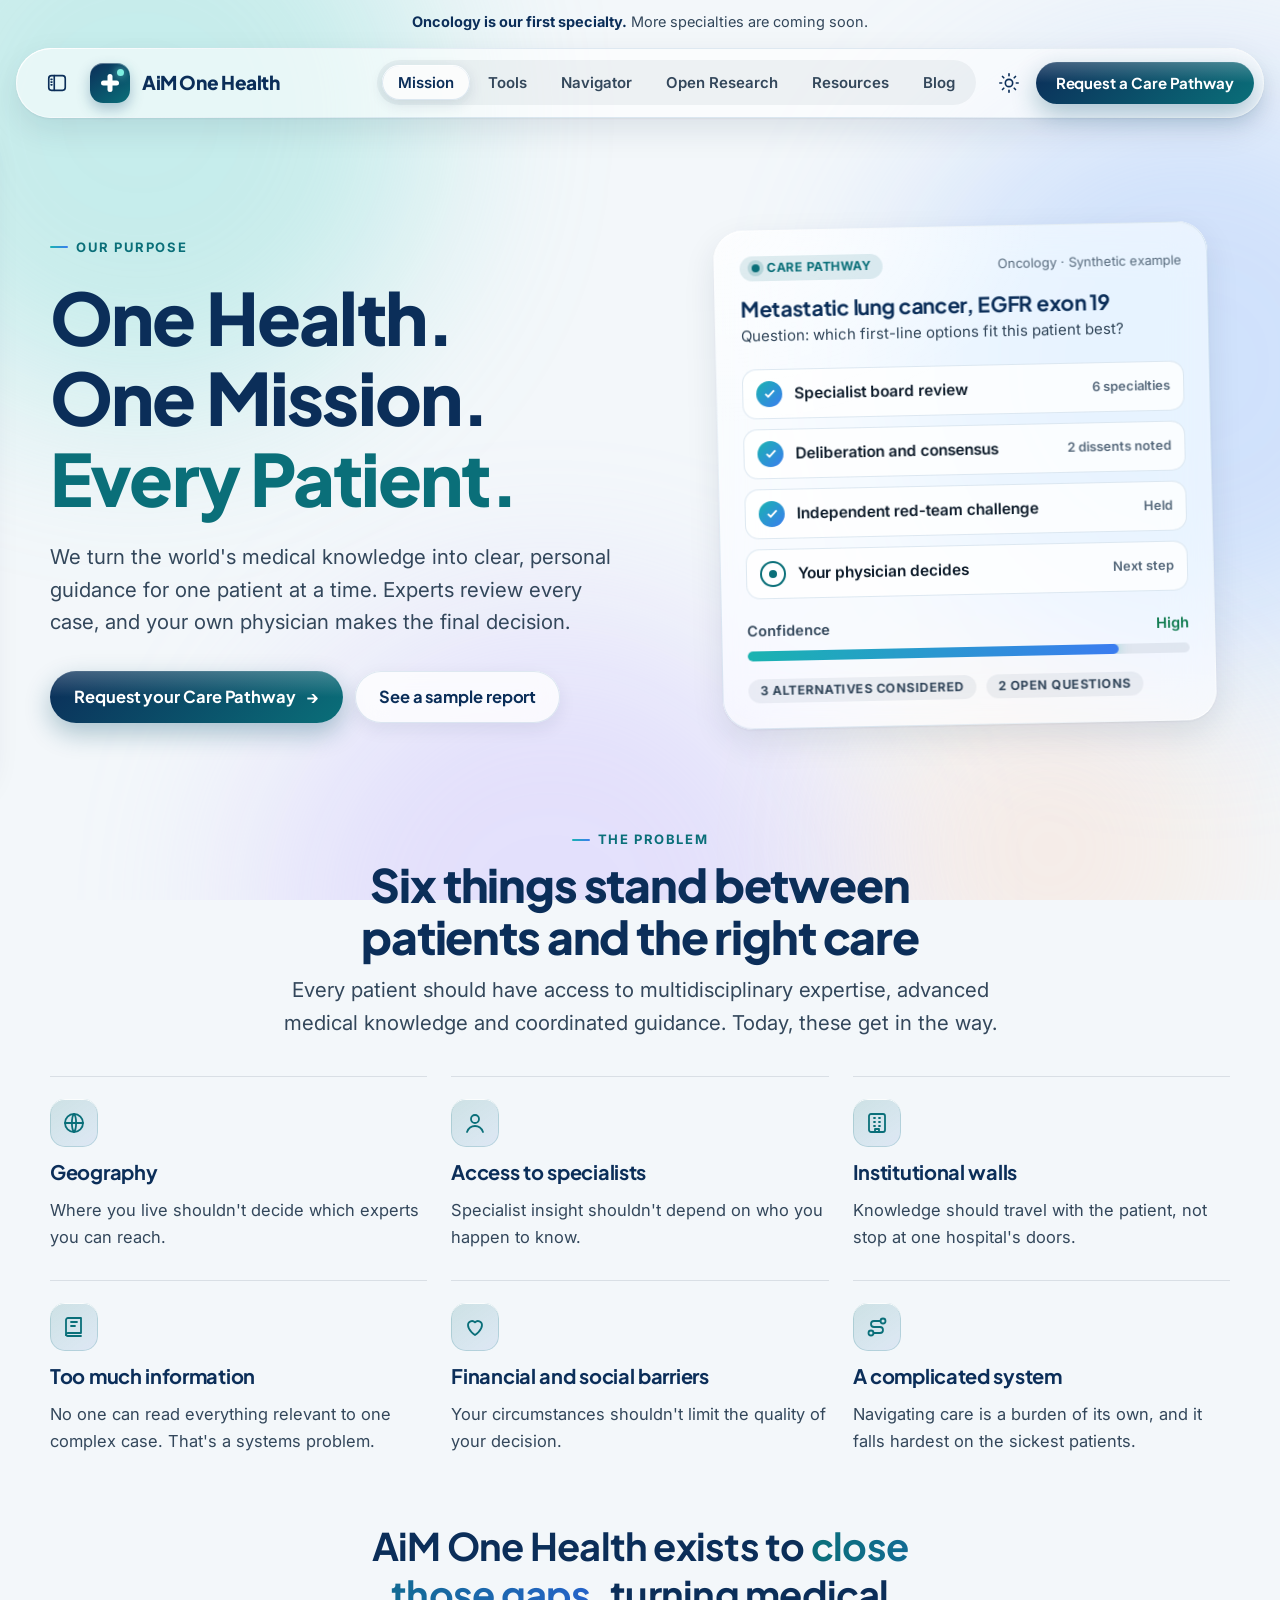
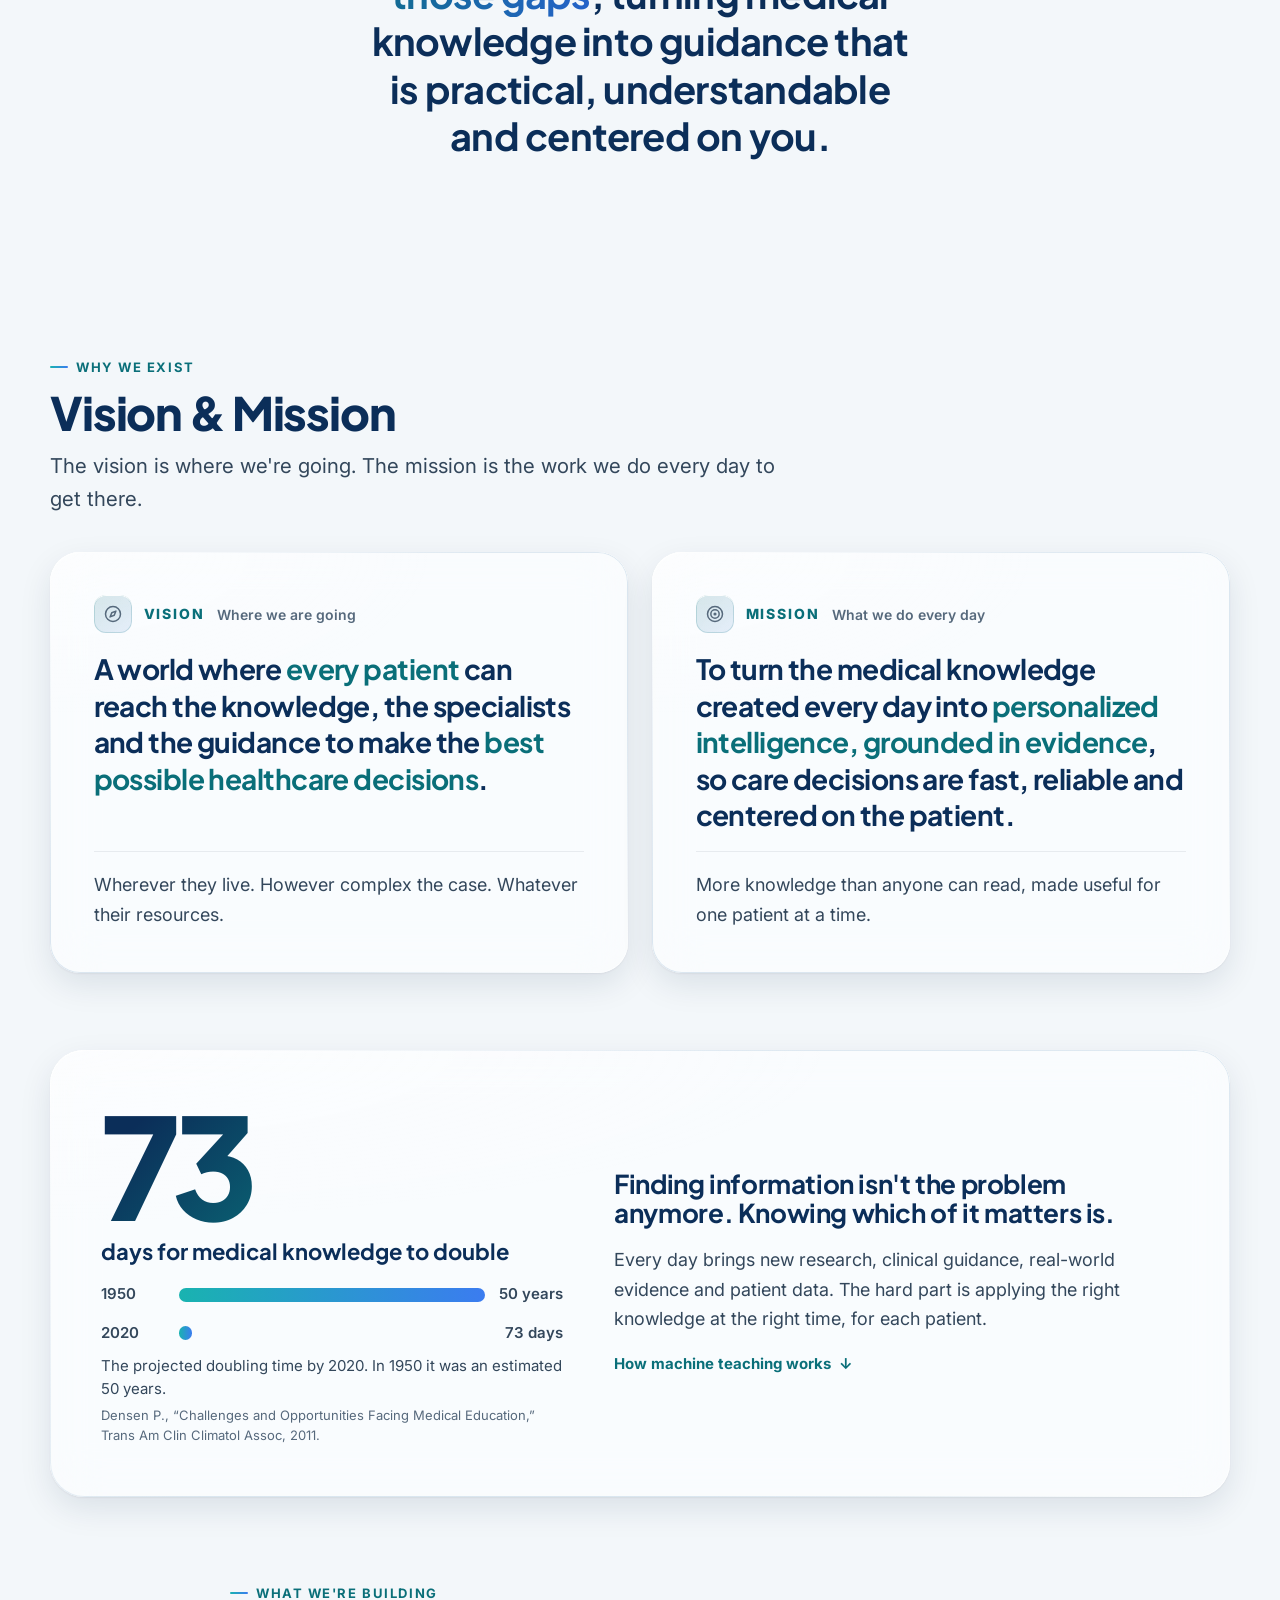
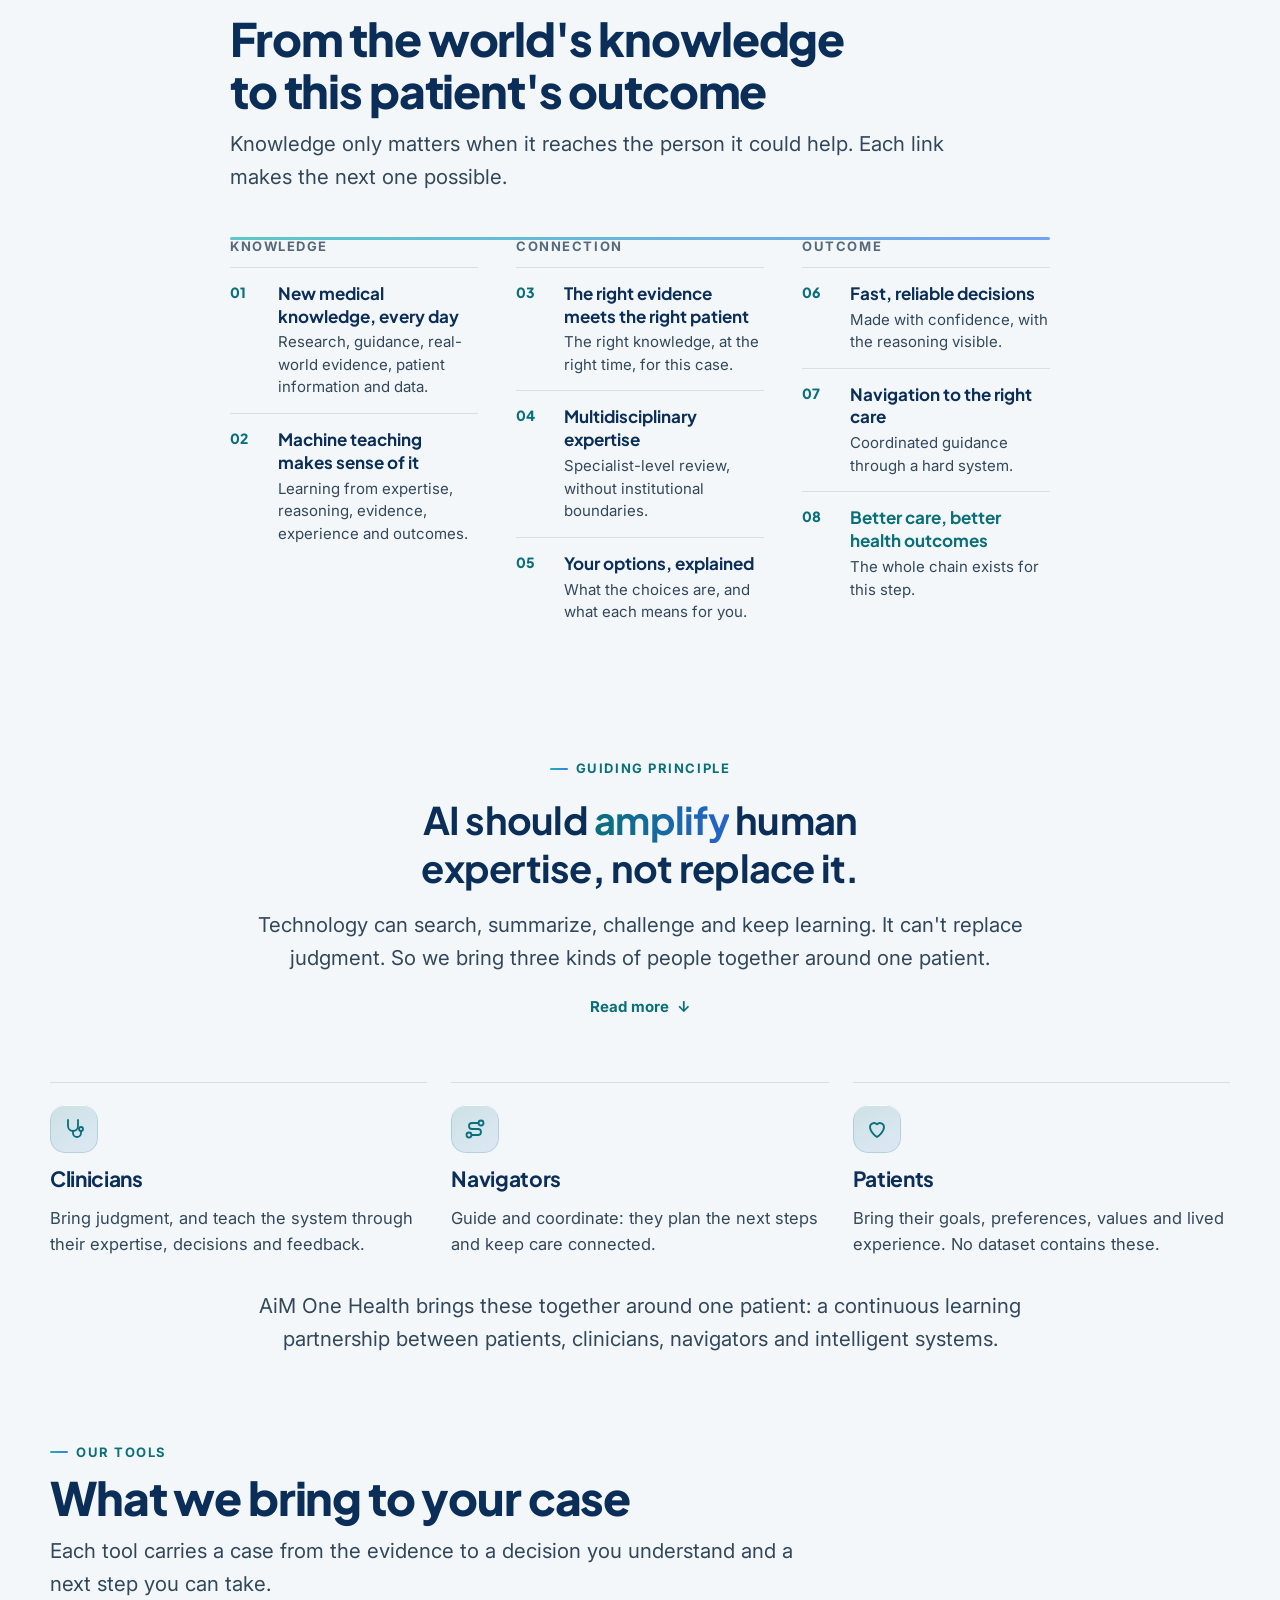
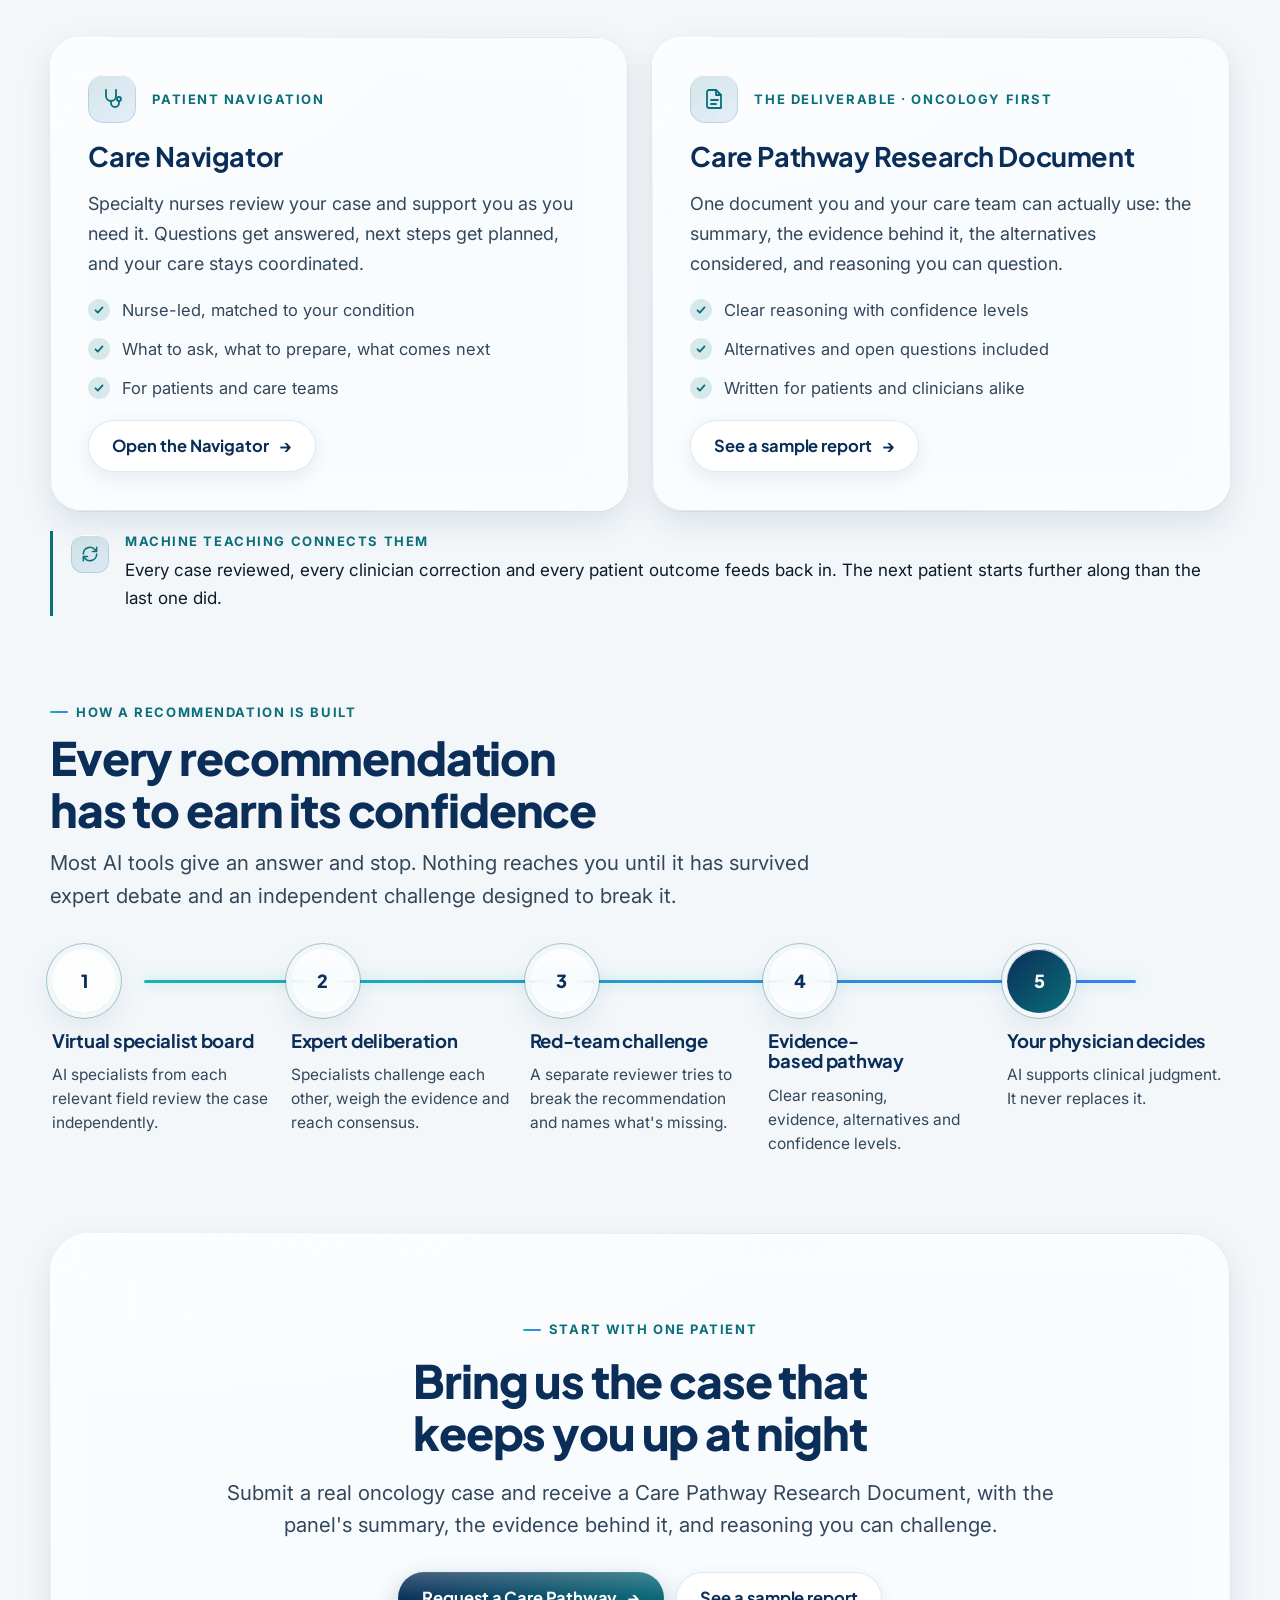
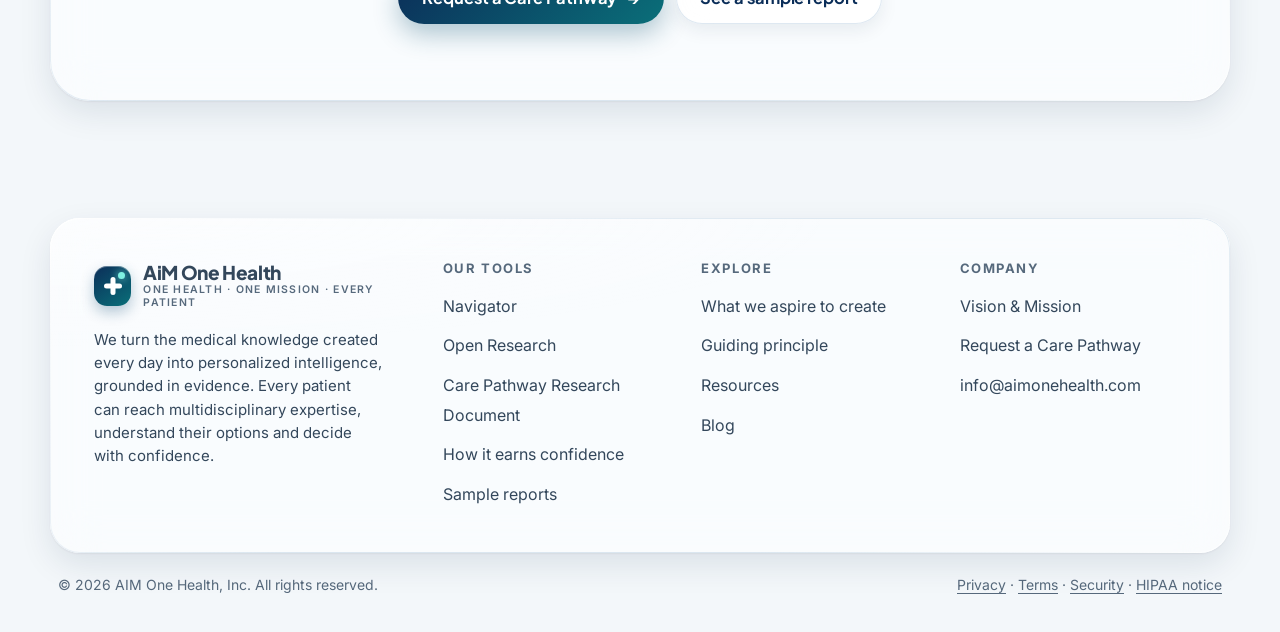
<file: index.html>
<!doctype html>
<html lang="en">
<head>
<meta charset="utf-8">
<meta name="viewport" content="width=device-width, initial-scale=1, viewport-fit=cover">
<link rel="manifest" href="manifest.webmanifest">
<meta name="theme-color" content="#0b2e59">
<meta name="apple-mobile-web-app-capable" content="yes">
<meta name="mobile-web-app-capable" content="yes">
<meta name="apple-mobile-web-app-title" content="AiM">
<meta name="apple-mobile-web-app-status-bar-style" content="default">
<link rel="apple-touch-icon" href="icons/icon-180.png">
<title>AiM One Health · One Health. One Mission. Every Patient.</title>
<link rel="preconnect" href="https://fonts.googleapis.com"><link rel="preconnect" href="https://fonts.gstatic.com" crossorigin>
<link href="https://fonts.googleapis.com/css2?family=Inter:wght@400;500;600;700&family=Plus+Jakarta+Sans:wght@600;700;800&display=swap" rel="stylesheet">
<link rel="stylesheet" href="site.css">
<script src="flip.js"></script>
<style>.hero{padding: clamp(48px,7vw,96px) 0 clamp(40px,6vw,80px)}.hero h1{margin: 20px 0 22px}.hero h1 .line{display: block}.hero h1 .soft{color: var(--accent)}.hero .ctas{display: flex;flex-wrap: wrap;gap: 12px;margin-top: 32px}.preview{padding: 26px;border-radius: 30px;transform: rotate(-1.2deg)}.preview .top{display: flex;justify-content: space-between;align-items: center;gap: 12px}.preview h3{margin: 16px 0 4px;font-size: 21px}.preview .case{font-size: 15px;color: var(--ink-2)}.pv-steps{margin: 20px 0;display: grid;gap: 10px}.pv-step{display: flex;align-items: center;gap: 12px;padding: 12px 14px;border-radius: 14px;background: var(--glass-strong);box-shadow: inset 0 0 0 1px var(--glass-edge-2);font-size: 15.5px;font-weight: 600;color: var(--ink)}.pv-step .tick{flex: none;width: 26px;height: 26px;border-radius: 50%;display: grid;place-items: center;color: #fff;background: linear-gradient(135deg,#19b3b0,#3b7cf0)}.pv-step .tick svg{width: 15px;height: 15px;fill: none;stroke: currentColor;stroke-width: 3}.pv-step.now .tick{background: transparent;box-shadow: inset 0 0 0 2px var(--accent)}.pv-step.now .tick::after{content: '';width: 8px;height: 8px;border-radius: 50%;background: var(--accent);animation: beat 1.4s ease-in-out infinite}@keyframes beat{50%{transform: scale(1.6);opacity: .4}}.pv-step em{margin-left: auto;font-style: normal;font-size: 13px;color: var(--ink-3);font-weight: 600}.meter{display: grid;gap: 8px}.meter .row{display: flex;justify-content: space-between;font-size: 14.5px;font-weight: 600;color: var(--ink-2)}.meter .track{height: 10px;border-radius: 99px;background: rgb(13 40 70 / .08);overflow: hidden}:root[data-theme='night'] .meter .track{background: rgb(255 255 255 / .08)}.meter .fill{height: 100%;width: 84%;border-radius: inherit;background: linear-gradient(90deg,#19b3b0,#3b7cf0);box-shadow: 0 0 12px rgb(25 179 176 / .5)}.pv-foot{display: flex;gap: 10px;flex-wrap: wrap;margin-top: 18px}.float-chip{position: absolute;padding: 12px 16px;border-radius: 18px;font-size: 14.5px;font-weight: 600;color: var(--ink);display: flex;align-items: center;gap: 10px}.float-chip.a{left: -34px;bottom: -16px;transform: rotate(1.5deg)}.float-chip.b{right: -6px;top: -12px;transform: rotate(2deg)}.preview-wrap{position: relative;padding: 18px}.barrier h3{font-size: 20px}.vm{padding: clamp(28px,3.4vw,44px);border-radius: 30px;display: flex;flex-direction: column;gap: 18px}.vm .label{display: flex;align-items: center;gap: 12px}.vm .label b{font: 800 14px/1 var(--font-body);letter-spacing: .14em;text-transform: uppercase;color: var(--accent)}.vm .label span{font-size: 14px;color: var(--ink-3);font-weight: 600}.vm .say{font: 700 clamp(22px,2.3vw,28px)/1.3 var(--font-head);letter-spacing: -.02em;color: var(--brand)}.vm .say mark{background: none;color: var(--accent)}.vm .after{color: var(--ink-2);border-top: 1px solid rgb(13 40 70 / .08);padding-top: 18px;margin-top: auto}:root[data-theme='night'] .vm .after{border-top-color: rgb(255 255 255 / .08)}.doubling{display: grid;grid-template-columns: .9fr 1.1fr;gap: clamp(24px,4vw,56px);align-items: center;padding: clamp(28px,4vw,52px);border-radius: 34px}.doubling .huge{font: 800 clamp(84px,11vw,150px)/.9 var(--font-head);letter-spacing: -.06em;background: linear-gradient(135deg,#0b2e59 10%,#0a6f79 60%,#2563c9);-webkit-background-clip: text;background-clip: text;color: transparent}:root[data-theme='night'] .doubling .huge{background: linear-gradient(135deg,#ffffff,#7ef0e2 55%,#8db4ff);-webkit-background-clip: text;background-clip: text}.doubling .unit{font: 700 22px/1.2 var(--font-head);color: var(--brand);margin-top: 10px}.bars{display: grid;gap: 14px;margin: 18px 0 8px}.bars .b{display: grid;grid-template-columns: 64px 1fr auto;align-items: center;gap: 14px;font-size: 15px;font-weight: 600;color: var(--ink-2)}.bars .b i{display: block;height: 14px;border-radius: 99px;background: linear-gradient(90deg,#19b3b0,#3b7cf0)}.roles .tile h3{font-size: 21px}.tool{padding: clamp(26px,3vw,40px);border-radius: 30px;display: flex;flex-direction: column;gap: 18px}.tool .head{display: flex;gap: 16px;align-items: center}.tool .head span{font: 700 13px/1 var(--font-body);letter-spacing: .12em;text-transform: uppercase;color: var(--accent)}.tool h3{font-size: 27px}.tool .btn{align-self: flex-start;margin-top: auto}.final{padding: clamp(36px,6vw,80px);border-radius: 40px;text-align: center}.final h2{max-width: 18ch;margin: 16px auto 18px}.final .ctas{display: flex;flex-wrap: wrap;justify-content: center;gap: 12px;margin-top: 30px}.phases{display: grid;grid-template-columns: repeat(3,1fr);gap: clamp(20px,3vw,40px);position: relative}.phases::before{content: '';position: absolute;left: 0;right: 0;top: 7px;height: 3px;border-radius: 3px;background: var(--thread-x);opacity: .7}.phase-col .phase{position: relative;display: inline-block;padding-right: 12px;margin: 0 0 14px;background: var(--page)}.phase-col ol{list-style: none;margin: 0;padding: 0;display: grid}.phase-col li{display: grid;grid-template-columns: 38px minmax(0,1fr);gap: 10px;padding: 14px 0;border-top: 1px solid var(--line)}.phase-col .pn{font: 800 14px/1.5 var(--font-head);color: var(--accent)}.phase-col b{display: block;font: 700 17px/1.35 var(--font-head);color: var(--brand)}.phase-col li span:not(.pn){display: block;margin-top: 4px;font-size: 15px;line-height: 1.5;color: var(--ink-2)}.phase-col li.key b{color: var(--accent)}@media (max-width: 980px){.phases{grid-template-columns: 1fr}.phases::before{display: none}.doubling{grid-template-columns: 1fr}.preview{transform: none}.float-chip{display: none}}</style>
</head>
<body data-page="index.html">
<main id="main">
<section class="hero">
<div class="wrap split">
<div>
<span class="eyebrow">Our purpose</span>
<h1><span class="line">One Health.</span><span class="line">One Mission.</span><span class="line soft">Every Patient.</span></h1>
<p class="lead read">We turn the world's medical knowledge into clear, personal guidance for one patient at a time. Experts review every case, and your own physician makes the final decision.</p>
<div class="ctas">
<a class="btn primary" href="request.html">Request your Care Pathway <span class="arrow">→</span></a>
<a class="btn ghost" href="report.html">See a sample report</a>
</div>
</div>
<div class="preview-wrap" aria-label="Example of a Care Pathway document">
<div class="preview glass bloom sheen">
<div class="top"><span class="badge"><span class="dot"></span> Care Pathway</span><span class="tiny">Oncology · Synthetic example</span></div>
<h3>Metastatic lung cancer, EGFR exon 19</h3>
<p class="case">Question: which first-line options fit this patient best?</p>
<div class="pv-steps">
<div class="pv-step"><span class="tick"><svg viewBox="0 0 24 24"><path d="M5 12.5l4.5 4.5L19 7"/></svg></span>Specialist board review<em>6 specialties</em></div>
<div class="pv-step"><span class="tick"><svg viewBox="0 0 24 24"><path d="M5 12.5l4.5 4.5L19 7"/></svg></span>Deliberation and consensus<em>2 dissents noted</em></div>
<div class="pv-step"><span class="tick"><svg viewBox="0 0 24 24"><path d="M5 12.5l4.5 4.5L19 7"/></svg></span>Independent red-team challenge<em>Held</em></div>
<div class="pv-step now"><span class="tick"></span>Your physician decides<em>Next step</em></div>
</div>
<div class="meter"><div class="row"><span>Confidence</span><span style="color:var(--ok)">High</span></div><div class="track"><div class="fill"></div></div></div>
<div class="pv-foot"><span class="badge plain">3 alternatives considered</span><span class="badge plain">2 open questions</span></div>
</div>
</div>
</div>
</section>
<section style="padding-top:0">
<div class="wrap">
<div class="sec-head center reveal">
<span class="eyebrow">The problem</span>
<h2>Six things stand between patients and the right care</h2>
<p class="lead read">Every patient should have access to multidisciplinary expertise, advanced medical knowledge and coordinated guidance. Today, these get in the way.</p>
</div>
<div class="grid g3">
<article class="tile glass lift reveal barrier"><span class="ico" data-ico="globe"></span><h3>Geography</h3><p>Where you live shouldn't decide which experts you can reach.</p></article>
<article class="tile glass lift reveal barrier"><span class="ico" data-ico="user"></span><h3>Access to specialists</h3><p>Specialist insight shouldn't depend on who you happen to know.</p></article>
<article class="tile glass lift reveal barrier"><span class="ico" data-ico="building"></span><h3>Institutional walls</h3><p>Knowledge should travel with the patient, not stop at one hospital's doors.</p></article>
<article class="tile glass lift reveal barrier"><span class="ico" data-ico="book"></span><h3>Too much information</h3><p>No one can read everything relevant to one complex case. That's a systems problem.</p></article>
<article class="tile glass lift reveal barrier"><span class="ico" data-ico="heart"></span><h3>Financial and social barriers</h3><p>Your circumstances shouldn't limit the quality of your decision.</p></article>
<article class="tile glass lift reveal barrier"><span class="ico" data-ico="route"></span><h3>A complicated system</h3><p>Navigating care is a burden of its own, and it falls hardest on the sickest patients.</p></article>
</div>
<div class="statement glass bloom reveal" style="margin-top:28px">
<p class="big">AiM One Health exists to <span class="grad">close those gaps</span>, turning medical knowledge into guidance that is practical, understandable and centered on you.</p>
</div>
</div>
</section>
<section id="vision">
<div class="wrap">
<div class="sec-head reveal">
<span class="eyebrow">Why we exist</span>
<h2>Vision &amp; Mission</h2>
<p class="lead read">The vision is where we're going. The mission is the work we do every day to get there.</p>
</div>
<div class="grid g2">
<article class="vm glass bloom lift reveal">
<div class="label"><span class="ico sm" data-ico="compass"></span><b>Vision</b><span>Where we are going</span></div>
<p class="say">A world where <mark>every patient</mark> can reach the knowledge, the specialists and the guidance to make the <mark>best possible healthcare decisions</mark>.</p>
<p class="after">Wherever they live. However complex the case. Whatever their resources.</p>
</article>
<article class="vm glass bloom lift reveal">
<div class="label"><span class="ico sm" data-ico="target"></span><b>Mission</b><span>What we do every day</span></div>
<p class="say">To turn the medical knowledge created every day into <mark>personalized intelligence, grounded in evidence</mark>, so care decisions are fast, reliable and centered on the patient.</p>
<p class="after">More knowledge than anyone can read, made useful for one patient at a time.</p>
</article>
</div>
</div>
</section>
<section style="padding-top:0">
<div class="wrap">
<div class="doubling glass bloom reveal">
<div>
<div class="huge">73</div>
<div class="unit">days for medical knowledge to double</div>
<div class="bars" aria-label="Doubling time of medical knowledge">
<div class="b"><span>1950</span><i style="width:100%"></i><span>50 years</span></div>
<div class="b"><span>2020</span><i style="width:4%"></i><span>73 days</span></div>
</div>
<p class="small muted" style="margin-bottom:6px">The projected doubling time by 2020. In 1950 it was an estimated 50 years.</p>
<p class="tiny">Densen P., “Challenges and Opportunities Facing Medical Education,” Trans Am Clin Climatol Assoc, 2011.</p>
</div>
<div class="stack">
<h3 style="font-size:26px">Finding information isn't the problem anymore. Knowing which of it matters is.</h3>
<p class="muted">Every day brings new research, clinical guidance, real-world evidence and patient data. The hard part is applying the right knowledge at the right time, for each patient.</p>
<details class="more"><summary>How machine teaching works</summary><p class="muted">AiM One Health uses <b style="color:var(--ink)">machine teaching</b>: systems that learn from clinicians' expertise and reasoning, medical evidence, patient experience and real-world outcomes, then apply what they've learned to the decision in front of a patient.</p>
<p class="muted">We bring together multidisciplinary expertise, clinical evidence, human judgment, patient navigation, advanced simulation and machine teaching, so patients and care teams can understand their options, find their way through the system, and decide faster and with more confidence.</p></details>
</div>
</div>
</div>
</section>
<section id="aspire" style="padding-top:0">
<div class="narrow">
<div class="sec-head reveal">
<span class="eyebrow">What we're building</span>
<h2>From the world's knowledge to this patient's outcome</h2>
<p class="lead">Knowledge only matters when it reaches the person it could help. Each link makes the next one possible.</p>
</div>
<div class="phases"><div class="phase-col reveal"><p class="phase">Knowledge</p><ol><li><span class="pn">01</span><div><b>New medical knowledge, every day</b><span>Research, guidance, real-world evidence, patient information and data.</span></div></li><li><span class="pn">02</span><div><b>Machine teaching makes sense of it</b><span>Learning from expertise, reasoning, evidence, experience and outcomes.</span></div></li></ol></div><div class="phase-col reveal"><p class="phase">Connection</p><ol><li><span class="pn">03</span><div><b>The right evidence meets the right patient</b><span>The right knowledge, at the right time, for this case.</span></div></li><li><span class="pn">04</span><div><b>Multidisciplinary expertise</b><span>Specialist-level review, without institutional boundaries.</span></div></li><li><span class="pn">05</span><div><b>Your options, explained</b><span>What the choices are, and what each means for you.</span></div></li></ol></div><div class="phase-col reveal"><p class="phase">Outcome</p><ol><li><span class="pn">06</span><div><b>Fast, reliable decisions</b><span>Made with confidence, with the reasoning visible.</span></div></li><li><span class="pn">07</span><div><b>Navigation to the right care</b><span>Coordinated guidance through a hard system.</span></div></li><li class="key"><span class="pn">08</span><div><b>Better care, better health outcomes</b><span>The whole chain exists for this step.</span></div></li></ol></div></div>
</div>
</section>
<section id="principle" style="padding-top:0">
<div class="wrap">
<div class="statement glass bloom reveal" style="margin-bottom:28px">
<span class="eyebrow">Guiding principle</span>
<p class="big" style="margin-top:18px">AI should <span class="grad">amplify</span> human expertise, not replace it.</p>
<p class="lead read" style="margin:18px auto 0">Technology can search, summarize, challenge and keep learning. It can't replace judgment. So we bring three kinds of people together around one patient.</p>
<details class="more" style="margin:16px auto 0;max-width:64ch"><summary>Read more</summary><p class="muted read">That's how we keep up with the medical knowledge created every day: information that would otherwise stay scattered or overwhelming becomes usable guidance behind a timely, reliable decision for one patient.</p></details>
</div>
<div class="grid g3 roles">
<article class="tile glass lift reveal"><span class="ico" data-ico="stethoscope"></span><h3>Clinicians</h3><p>Bring judgment, and teach the system through their expertise, decisions and feedback.</p></article>
<article class="tile glass lift reveal"><span class="ico" data-ico="route"></span><h3>Navigators</h3><p>Guide and coordinate: they plan the next steps and keep care connected.</p></article>
<article class="tile glass lift reveal"><span class="ico" data-ico="heart"></span><h3>Patients</h3><p>Bring their goals, preferences, values and lived experience. No dataset contains these.</p></article>
</div>
<p class="lead read center reveal" style="margin:26px auto 0">AiM One Health brings these together around one patient: a continuous learning partnership between patients, clinicians, navigators and intelligent systems.</p>
</div>
</section>
<section id="tools" style="padding-top:0">
<div class="wrap">
<div class="sec-head reveal">
<span class="eyebrow">Our tools</span>
<h2>What we bring to your case</h2>
<p class="lead read">Each tool carries a case from the evidence to a decision you understand and a next step you can take.</p>
</div>
<div class="grid g2">
<article class="tool glass bloom lift sheen reveal">
<div class="head"><span class="ico" data-ico="stethoscope"></span><span>Patient navigation</span></div>
<h3>Care Navigator</h3>
<p class="muted">Specialty nurses review your case and support you as you need it. Questions get answered, next steps get planned, and your care stays coordinated.</p>
<ul class="checks"><li>Nurse-led, matched to your condition</li><li>What to ask, what to prepare, what comes next</li><li>For patients and care teams</li></ul>
<a class="btn ghost" href="navigator.html">Open the Navigator <span class="arrow">→</span></a>
</article>
<article class="tool glass bloom lift sheen reveal">
<div class="head"><span class="ico" data-ico="doc"></span><span>The deliverable · Oncology first</span></div>
<h3>Care Pathway Research Document</h3>
<p class="muted">One document you and your care team can actually use: the summary, the evidence behind it, the alternatives considered, and reasoning you can question.</p>
<ul class="checks"><li>Clear reasoning with confidence levels</li><li>Alternatives and open questions included</li><li>Written for patients and clinicians alike</li></ul>
<a class="btn ghost" href="report.html">See a sample report <span class="arrow">→</span></a>
</article>
</div>
<div class="in-short glass strong reveal" style="margin-top:20px"><span class="ico sm" data-ico="loop"></span><div><b>Machine teaching connects them</b><p>Every case reviewed, every clinician correction and every patient outcome feeds back in. The next patient starts further along than the last one did.</p></div></div>
</div>
</section>
<section id="how" style="padding-top:0">
<div class="wrap">
<div class="sec-head reveal">
<span class="eyebrow">How a recommendation is built</span>
<h2>Every recommendation has to earn its confidence</h2>
<p class="lead read">Most AI tools give an answer and stop. Nothing reaches you until it has survived expert debate and an independent challenge designed to break it.</p>
</div>
<div class="stages reveal">
<div class="stage"><span class="num">1</span><h3>Virtual specialist board</h3><p>AI specialists from each relevant field review the case independently.</p></div>
<div class="stage"><span class="num">2</span><h3>Expert deliberation</h3><p>Specialists challenge each other, weigh the evidence and reach consensus.</p></div>
<div class="stage"><span class="num">3</span><h3>Red-team challenge</h3><p>A separate reviewer tries to break the recommendation and names what's missing.</p></div>
<div class="stage"><span class="num">4</span><h3>Evidence-based pathway</h3><p>Clear reasoning, evidence, alternatives and confidence levels.</p></div>
<div class="stage last"><span class="num">5</span><h3>Your physician decides</h3><p>AI supports clinical judgment. It never replaces it.</p></div>
</div>
</div>
</section>
<section style="padding-top:0">
<div class="wrap">
<div class="final glass bloom reveal">
<span class="eyebrow">Start with one patient</span>
<h2>Bring us the case that keeps you up at night</h2>
<p class="lead read" style="margin:0 auto">Submit a real oncology case and receive a Care Pathway Research Document, with the panel's summary, the evidence behind it, and reasoning you can challenge.</p>
<div class="ctas"><a class="btn primary" href="request.html">Request a Care Pathway <span class="arrow">→</span></a><a class="btn ghost" href="report.html">See a sample report</a></div>
</div>
</div>
</section>
</main>
<script src="site.js"></script>
</body>
</html>
</file>
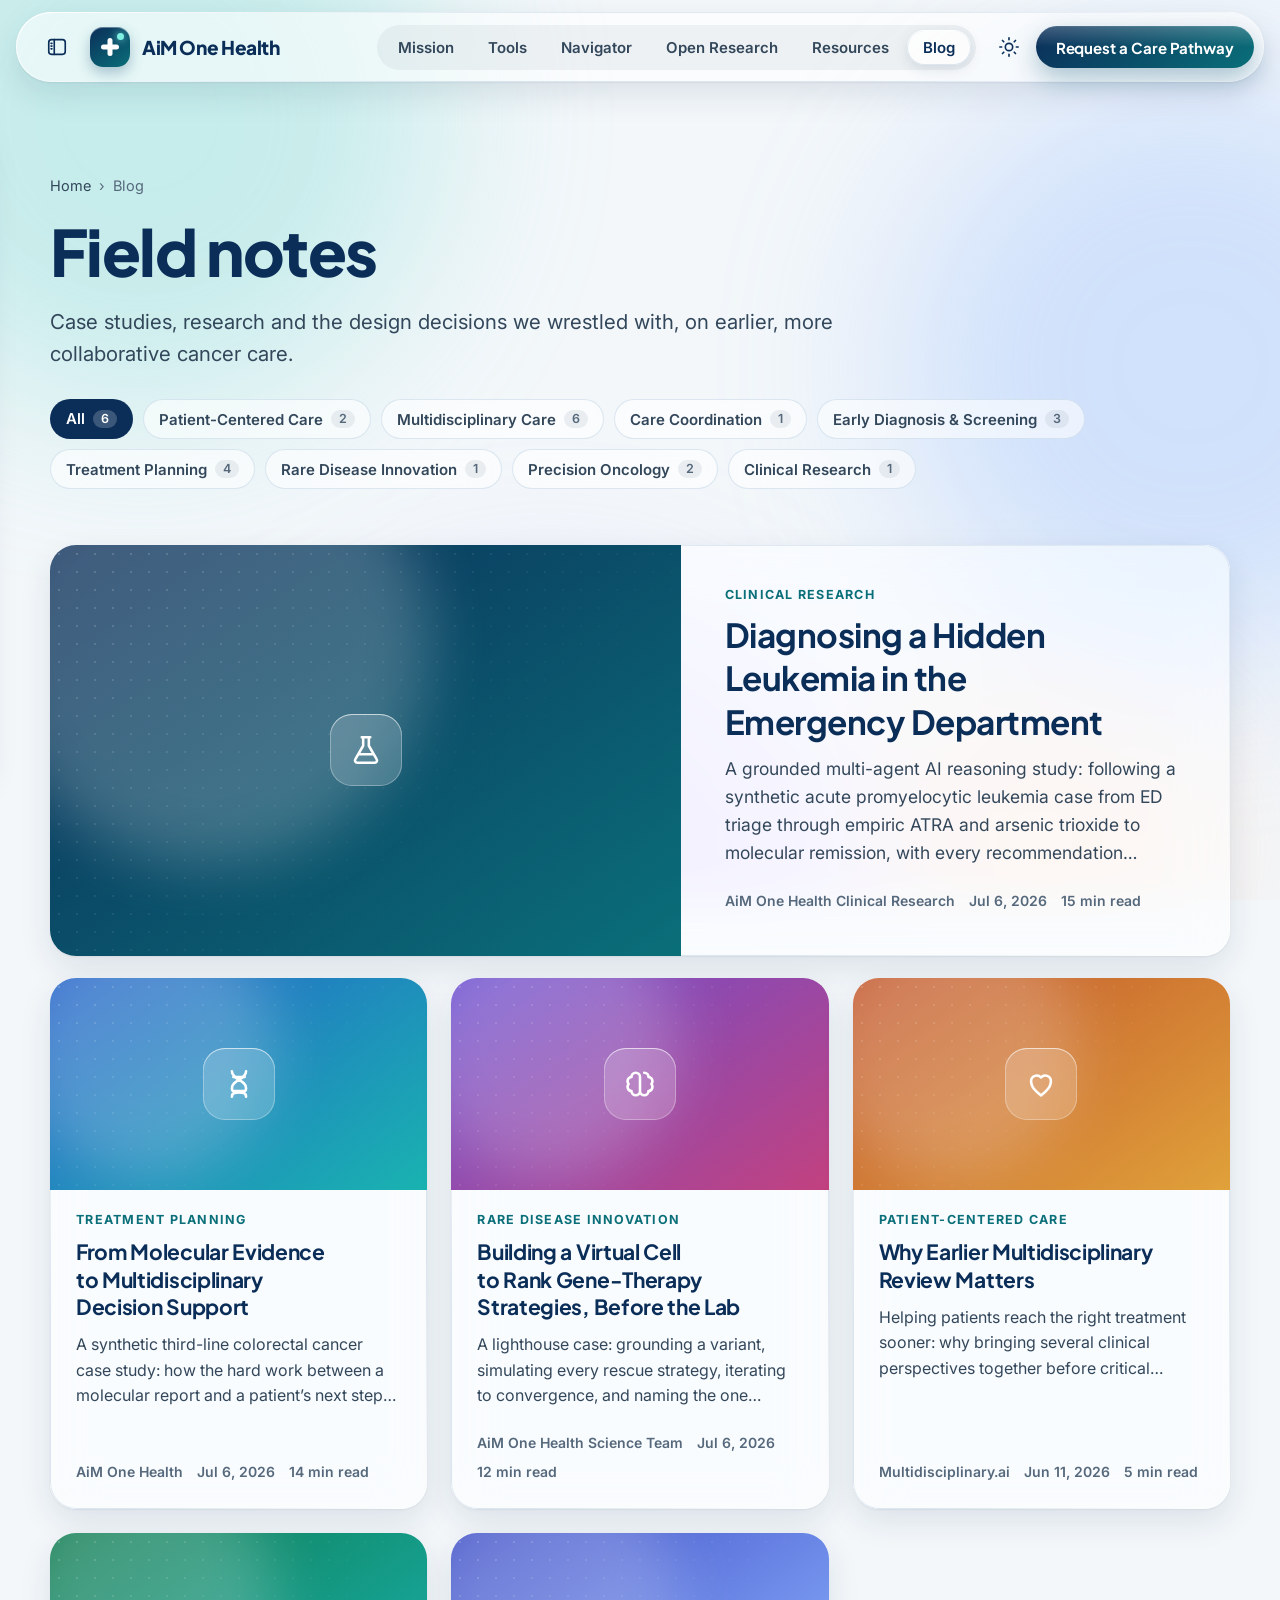
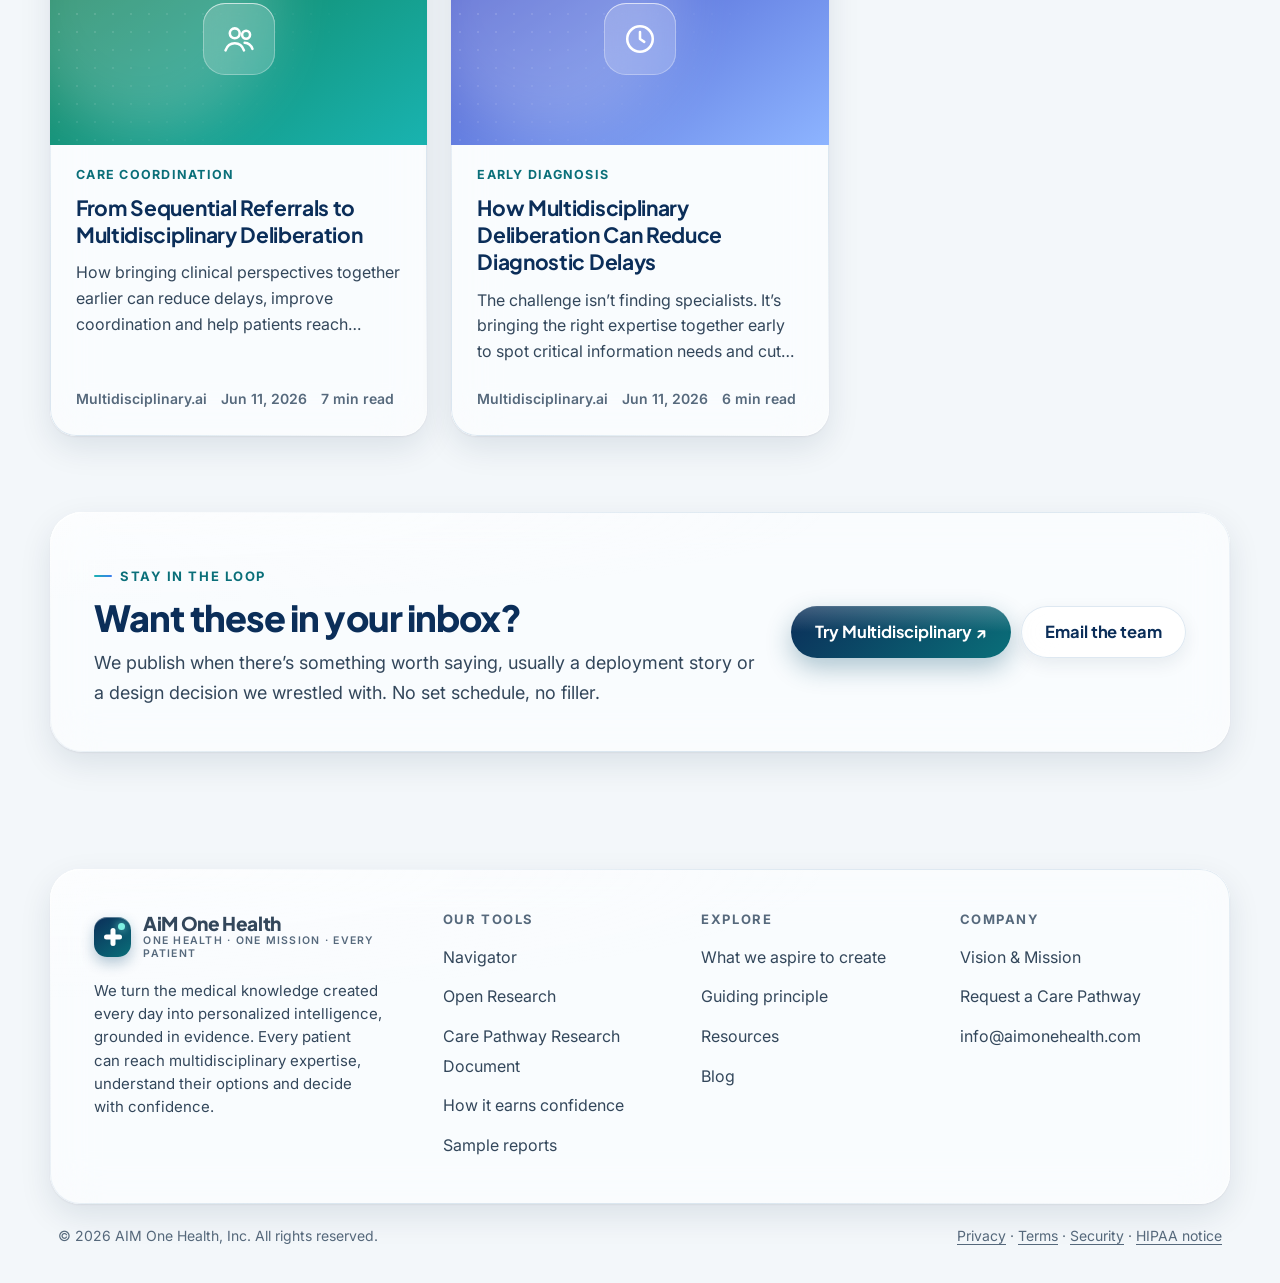
<file: blog.html>
<!doctype html>
<html lang="en">
<head>
<meta charset="utf-8">
<meta name="viewport" content="width=device-width, initial-scale=1, viewport-fit=cover">
<link rel="manifest" href="manifest.webmanifest">
<meta name="theme-color" content="#0b2e59">
<meta name="apple-mobile-web-app-capable" content="yes">
<meta name="mobile-web-app-capable" content="yes">
<meta name="apple-mobile-web-app-title" content="AiM">
<meta name="apple-mobile-web-app-status-bar-style" content="default">
<link rel="apple-touch-icon" href="icons/icon-180.png">
<title>Blog · AiM One Health</title>
<link rel="preconnect" href="https://fonts.googleapis.com"><link rel="preconnect" href="https://fonts.gstatic.com" crossorigin>
<link href="https://fonts.googleapis.com/css2?family=Inter:wght@400;500;600;700&family=Plus+Jakarta+Sans:wght@600;700;800&display=swap" rel="stylesheet">
<link rel="stylesheet" href="site.css">
<script src="flip.js"></script>
<style>.post{display: flex;flex-direction: column;border-radius: 26px;overflow: hidden;text-decoration: none;color: inherit}.cover{position: relative;aspect-ratio: 16 / 9;display: grid;place-items: center;overflow: hidden;background: linear-gradient(145deg,var(--c1),var(--c2))}.cover::before{content: '';position: absolute;width: 70%;aspect-ratio: 1;border-radius: 50%;left: -10%;top: -30%;background: rgb(255 255 255 / .22);filter: blur(30px)}.cover::after{content: '';position: absolute;inset: 0;background-image: radial-gradient(rgb(255 255 255 / .18) 1px,transparent 1px);background-size: 18px 18px;mask: linear-gradient(135deg,#000,transparent 70%)}.cover .ico{position: relative;z-index: 1;width: 72px;height: 72px;border-radius: 22px;color: #fff;background: rgb(255 255 255 / .18);-webkit-backdrop-filter: blur(12px);backdrop-filter: blur(12px);box-shadow: inset 0 1px 0 rgb(255 255 255 / .5),inset 0 0 0 1px rgb(255 255 255 / .3)}.cover .ico svg{width: 34px;height: 34px}.post .body{padding: 24px 26px 26px;display: flex;flex-direction: column;gap: 12px;flex: 1}.post .cat{font: 700 12.5px/1 var(--font-body);letter-spacing: .1em;text-transform: uppercase;color: var(--accent)}.post h3{font-size: 21px;line-height: 1.3}.post p{color: var(--ink-2);font-size: 16px;line-height: 1.6;display: -webkit-box;-webkit-line-clamp: 3;-webkit-box-orient: vertical;overflow: hidden}.post .by{margin-top: auto;padding-top: 10px;display: flex;flex-wrap: wrap;gap: 6px 14px;font-size: 14px;color: var(--ink-3);font-weight: 600}.post:hover h3{color: var(--accent)}.featured{display: grid;grid-template-columns: 1.15fr 1fr}.featured .cover{aspect-ratio: auto;min-height: 340px}.featured .body{padding: clamp(26px,3.4vw,44px);justify-content: center}.featured h3{font-size: clamp(26px,2.6vw,34px)}.featured p{-webkit-line-clamp: 4;font-size: 17.5px}.subscribe{display: grid;grid-template-columns: 1fr auto;gap: 24px;align-items: center;padding: clamp(28px,4vw,44px);border-radius: 32px}.subscribe .cta-row{display: flex;gap: 10px;flex-wrap: wrap}.cover .cover-img{position: absolute;inset: 0;z-index: 2;width: 100%;height: 100%;object-fit: cover}.subscribe .input{min-width: 0;flex: 1 1 220px;border-radius: 999px}.subscribe>*{min-width: 0}@media (max-width: 980px){.featured,.subscribe{grid-template-columns: 1fr}.featured .cover{min-height: 220px}}</style>
</head>
<body data-page="blog.html">
<main id="main">
<section class="page-hero">
<div class="wrap">
<nav class="crumbs" aria-label="Breadcrumb"><a href="index.html">Home</a><span>›</span><span>Blog</span></nav>
<h1>Field notes</h1>
<p class="lead read">Case studies, research and the design decisions we wrestled with, on earlier, more collaborative cancer care.</p>
<div class="chips" id="cats" style="margin-top:28px"></div>
</div>
</section>
<section style="padding-top:0">
<div class="wrap">
<div id="feature"></div>
<div class="grid g3" id="posts" style="margin-top:22px"></div>
</div>
</section>
<section style="padding-top:0">
<div class="wrap">
<div class="subscribe glass bloom reveal">
<div><span class="eyebrow">Stay in the loop</span><h2 style="font-size:clamp(26px,3vw,36px);margin:12px 0 10px">Want these in your inbox?</h2><p class="muted read">We publish when there’s something worth saying, usually a deployment story or a design decision we wrestled with. No set schedule, no filler.</p></div>
<div class="cta-row"><a class="btn primary inline" href="https://multidisciplinary.ai">Try Multidisciplinary ↗</a><a class="btn ghost inline" href="mailto:info@aimonehealth.com">Email the team</a></div>
</div>
</div>
</section>
</main>
<script src="site.js"></script>
<script>
const POSTS = [
{ cat: 'Clinical Research', tags: ['Clinical Research', 'Early Diagnosis & Screening', 'Multidisciplinary Care'], title: 'Diagnosing a Hidden Leukemia in the Emergency Department', text: 'A grounded multi-agent AI reasoning study: following a synthetic acute promyelocytic leukemia case from ED triage through empiric ATRA and arsenic trioxide to molecular remission, with every recommendation auditable.', by: 'AiM One Health Clinical Research', date: 'Jul 6, 2026', min: 15, ico: 'flask', c: ['#0b2e59', '#0a6f79'], href: 'post-hidden-leukemia.html', img: 'https://www.aimonehealth.com/images/blog/apl-hero.jpg' },
{ cat: 'Treatment Planning', tags: ['Treatment Planning', 'Precision Oncology', 'Multidisciplinary Care'], title: 'From Molecular Evidence to Multidisciplinary Decision Support', text: 'A synthetic third-line colorectal cancer case study: how the hard work between a molecular report and a patient’s next step can be done reliably and traceably.', by: 'AiM One Health', date: 'Jul 6, 2026', min: 14, ico: 'dna', c: ['#2563c9', '#19b3b0'], href: 'post-molecular-evidence.html', img: 'https://www.aimonehealth.com/images/blog/from-molecular-to-recommendation.jpeg' },
{ cat: 'Rare Disease Innovation', tags: ['Rare Disease Innovation', 'Precision Oncology', 'Treatment Planning', 'Multidisciplinary Care'], title: 'Building a Virtual Cell to Rank Gene-Therapy Strategies, Before the Lab', text: 'A lighthouse case: grounding a variant, simulating every rescue strategy, iterating to convergence, and naming the one measurement that earns confidence in the answer.', by: 'AiM One Health Science Team', date: 'Jul 6, 2026', min: 12, ico: 'brain', c: ['#6a4fd0', '#c2417f'], href: 'post-virtual-cell.html', img: 'https://www.aimonehealth.com/images/blog/virtualcell-hero.jpg' },
{ cat: 'Patient-Centered Care', tags: ['Patient-Centered Care', 'Multidisciplinary Care', 'Early Diagnosis & Screening'], title: 'Why Earlier Multidisciplinary Review Matters', text: 'Helping patients reach the right treatment sooner: why bringing several clinical perspectives together before critical decisions reduces delays and uncertainty.', by: 'Multidisciplinary.ai', date: 'Jun 11, 2026', min: 5, ico: 'heart', c: ['#c2562b', '#e0a13a'], href: 'post-earlier-review.html', img: 'https://www.aimonehealth.com/images/blog/why-earlier-multidisciplinary-review-matters.jpeg' },
{ cat: 'Care Coordination', tags: ['Care Coordination', 'Multidisciplinary Care', 'Patient-Centered Care', 'Treatment Planning'], title: 'From Sequential Referrals to Multidisciplinary Deliberation', text: 'How bringing clinical perspectives together earlier can reduce delays, improve coordination and help patients reach informed treatment decisions sooner.', by: 'Multidisciplinary.ai', date: 'Jun 11, 2026', min: 7, ico: 'users', c: ['#0e7a4f', '#19b3b0'], href: 'post-sequential-referrals.html', img: 'https://www.aimonehealth.com/images/blog/sequential-referrals-to-multidisciplinary-deliberation.jpeg' },
{ cat: 'Early Diagnosis', tags: ['Early Diagnosis & Screening', 'Multidisciplinary Care', 'Treatment Planning'], title: 'How Multidisciplinary Deliberation Can Reduce Diagnostic Delays', text: 'The challenge isn’t finding specialists. It’s bringing the right expertise together early to spot critical information needs and cut diagnostic delays.', by: 'Multidisciplinary.ai', date: 'Jun 11, 2026', min: 6, ico: 'clock', c: ['#3f4fc7', '#8db4ff'], href: 'post-diagnostic-delays.html', img: 'https://www.aimonehealth.com/images/blog/reduce-diagnostic-delays.png' },
];
const CATS = ['All', 'Patient-Centered Care', 'Multidisciplinary Care', 'Care Coordination', 'Early Diagnosis & Screening', 'Treatment Planning', 'Rare Disease Innovation', 'Precision Oncology', 'Clinical Research'];
let cat = 'All';
const card = (p, featured) => `<a class="post glass lift sheen${featured ? ' featured' : ''}" href="${p.href}">
<div class="cover" style="--c1:${p.c[0]};--c2:${p.c[1]}"><span class="ico">${aimIcon(p.ico)}</span><img class="cover-img" loading="lazy" src="${p.img}" alt="" onerror="this.remove()"></div>
<div class="body"><span class="cat">${p.cat}</span><h3>${p.title}</h3><p>${p.text}</p><div class="by"><span>${p.by}</span><span>${p.date}</span><span>${p.min} min read</span></div></div></a>`;
const draw = () => {
const list = POSTS.filter((p) => cat === 'All' || p.tags.includes(cat));
document.getElementById('feature').innerHTML = list[0] ? card(list[0], true) : '<div class="glass pad center muted">No posts in this topic yet.</div>';
document.getElementById('posts').innerHTML = list.slice(1).map((p) => card(p)).join('');
document.querySelectorAll('.post.sheen').forEach((el) => el.insertAdjacentHTML('afterbegin', '<span class="sweep" aria-hidden="true"></span>'));
};
const chips = document.getElementById('cats');
chips.innerHTML = CATS.map((c) => `<button class="chip${c === 'All' ? ' on' : ''}" data-c="${c}">${c} <span class="n">${c === 'All' ? POSTS.length : POSTS.filter((p) => p.tags.includes(c)).length}</span></button>`).join('');
chips.onclick = (e) => { const b = e.target.closest('[data-c]'); if (!b) return; cat = b.dataset.c; chips.querySelectorAll('.chip').forEach((x) => x.classList.toggle('on', x === b)); draw(); };
draw();
</script>
</body>
</html>
</file>
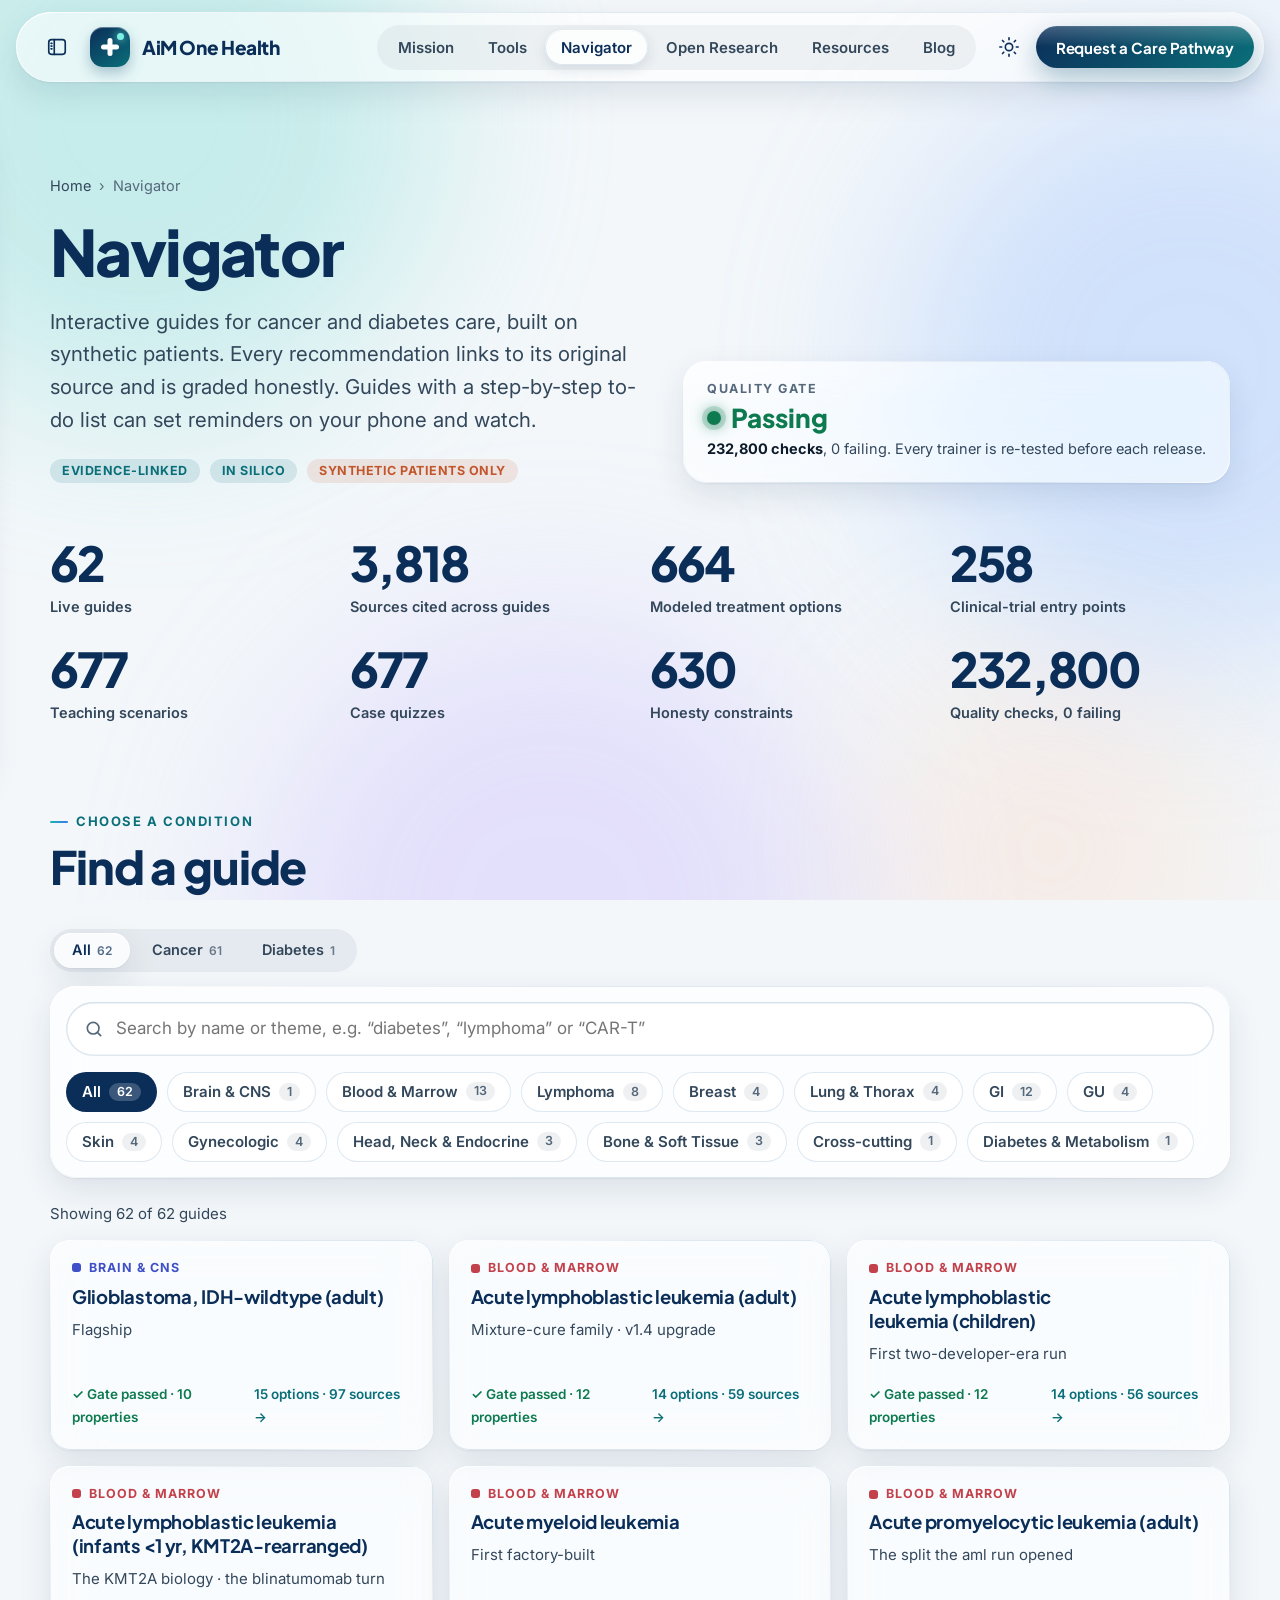
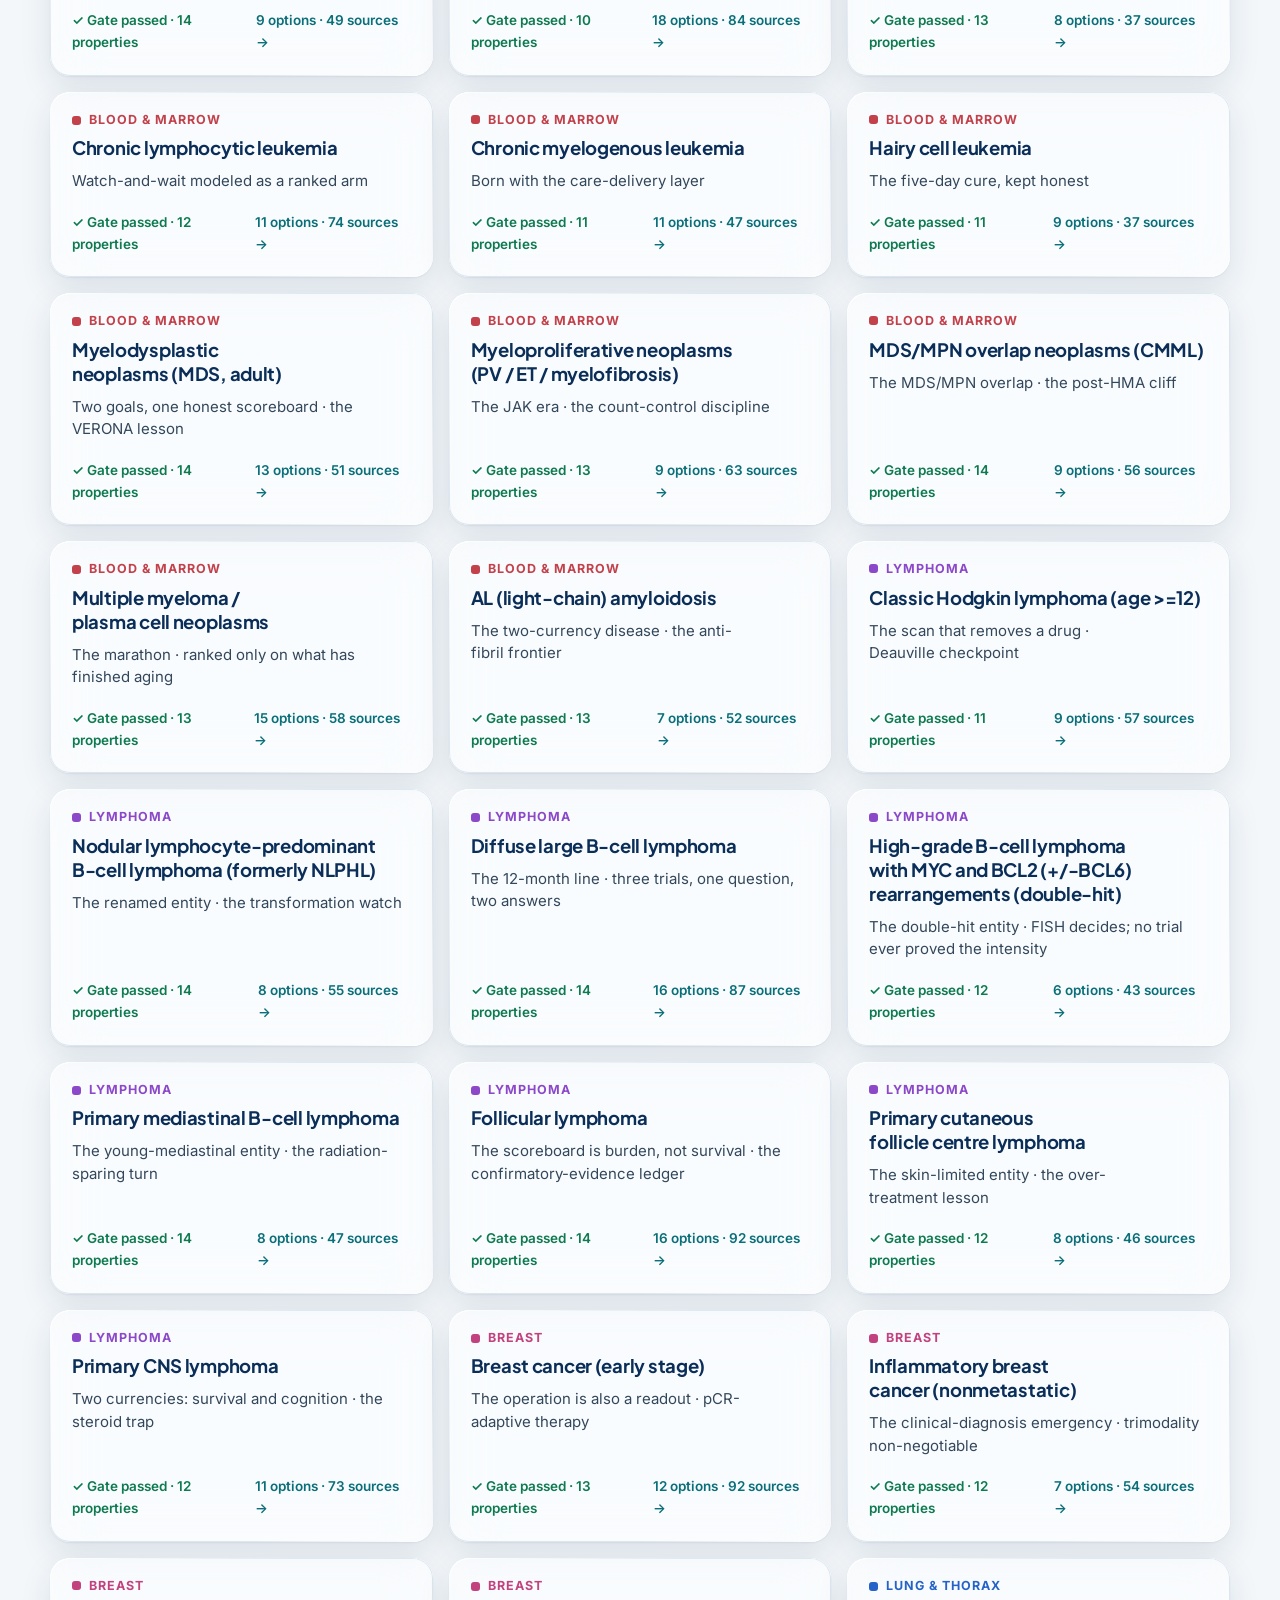
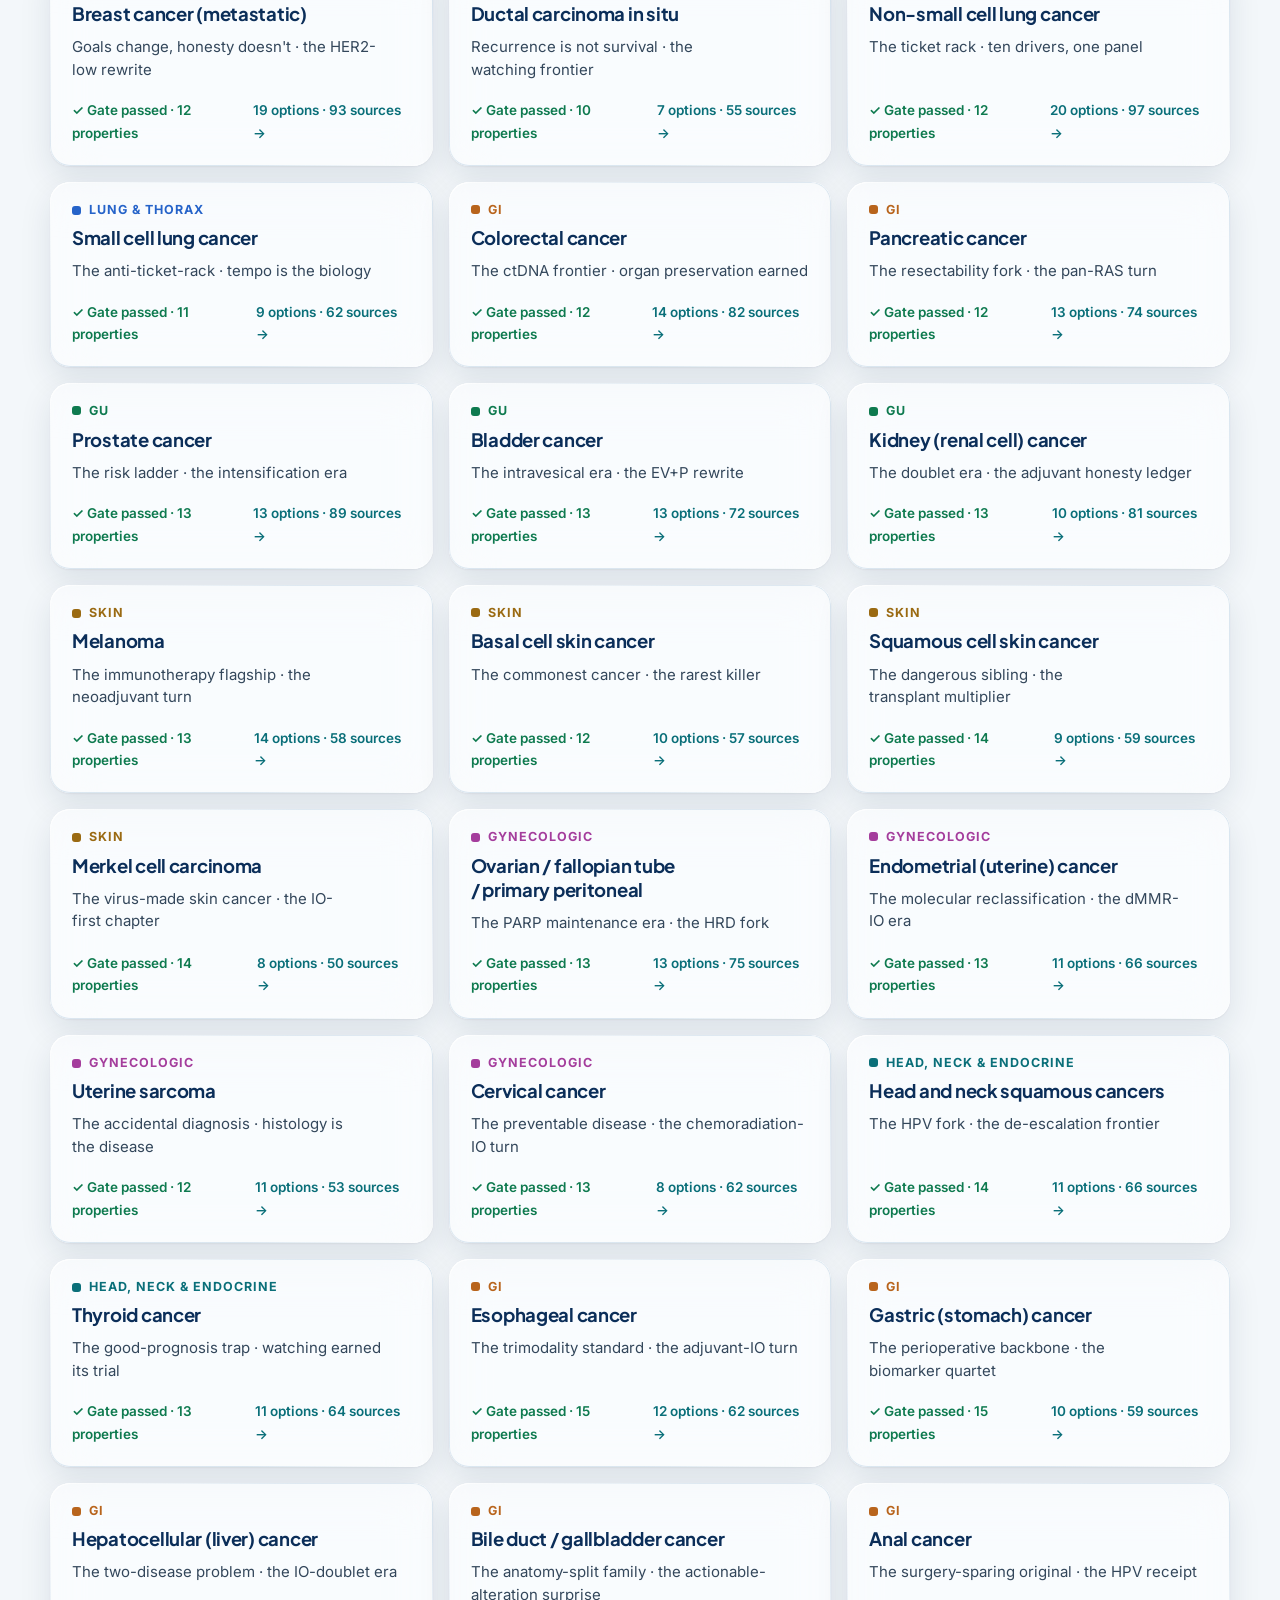
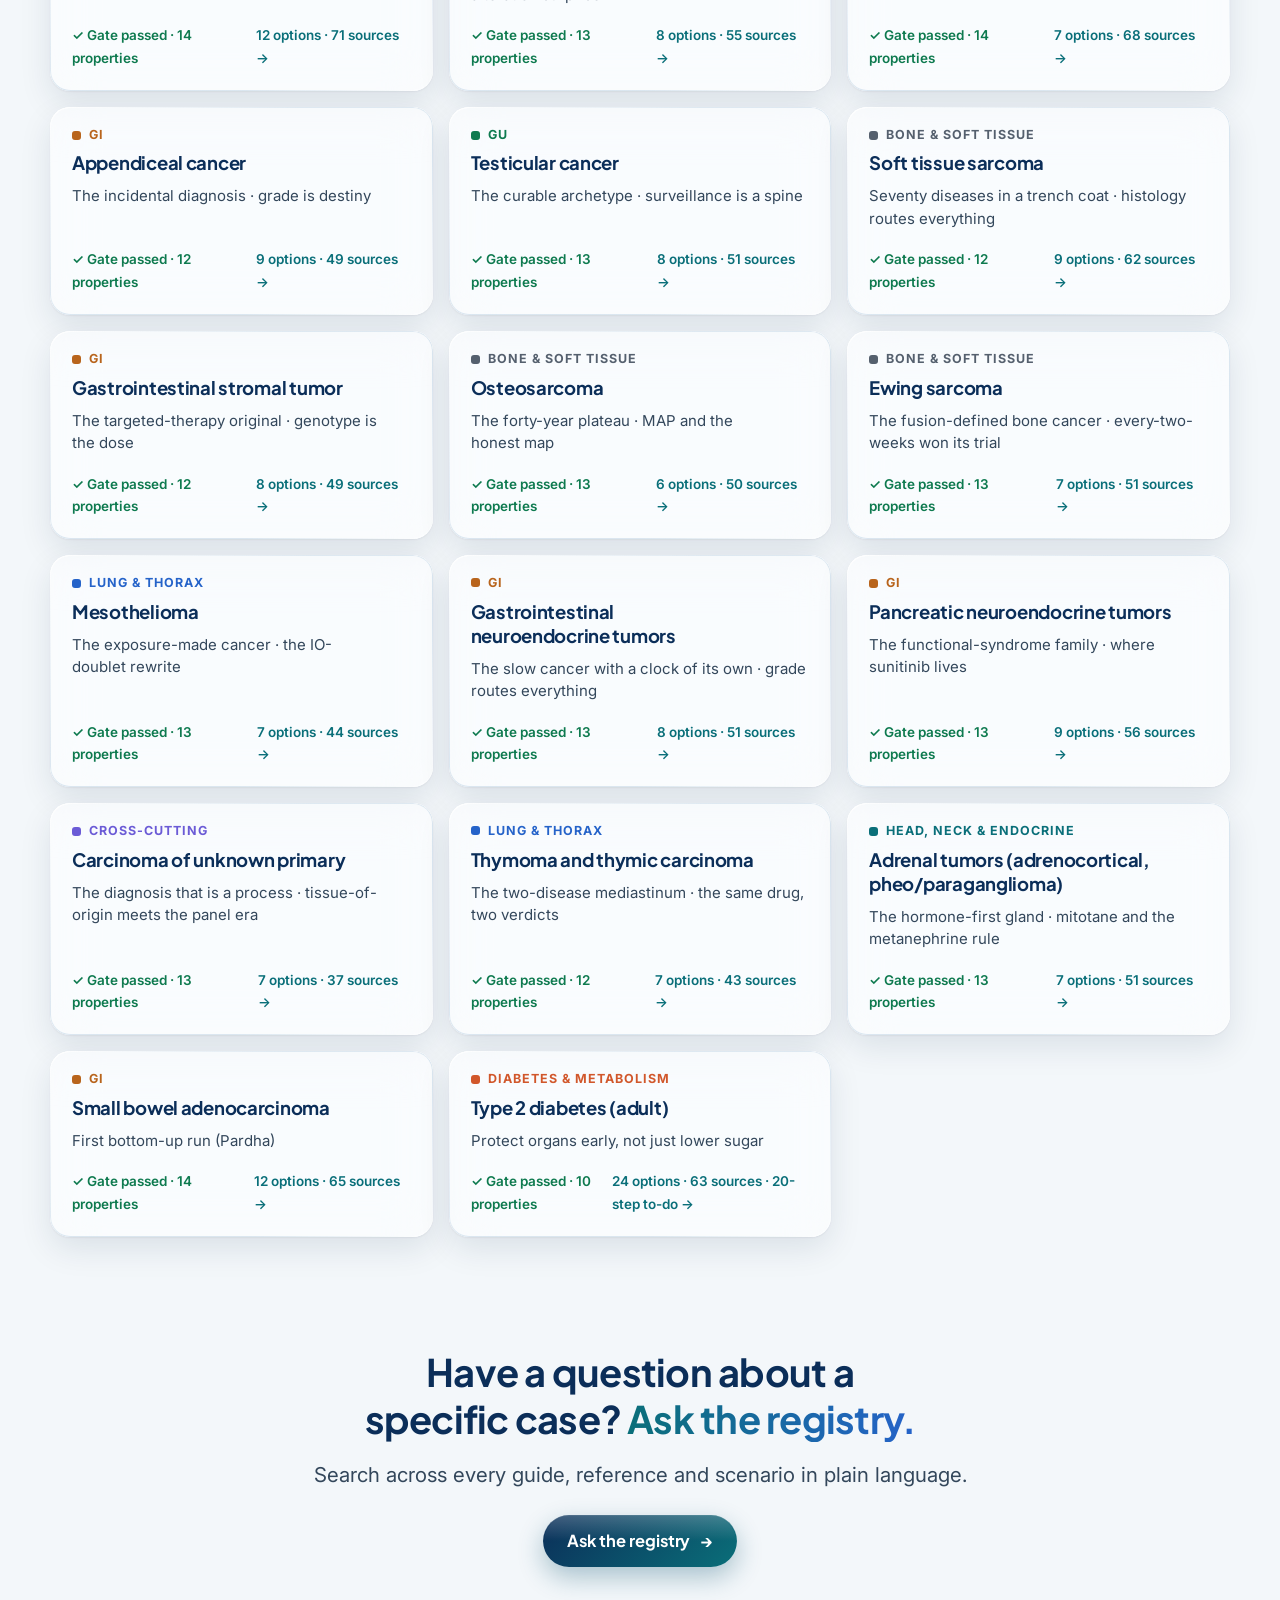
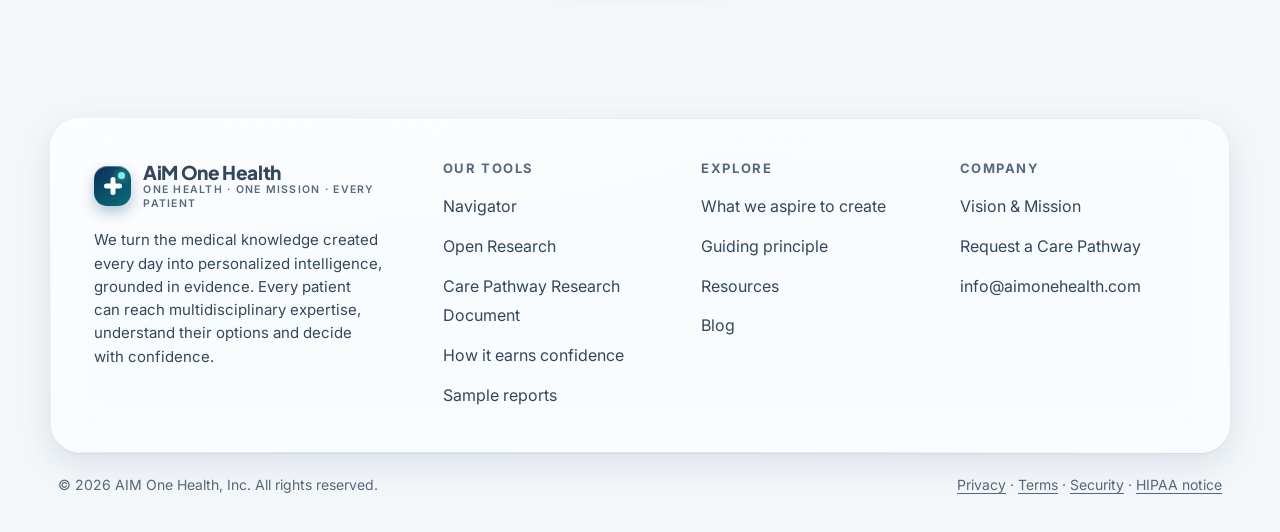
<file: navigator.html>
<!doctype html>
<html lang="en">
<head>
<meta charset="utf-8">
<meta name="viewport" content="width=device-width, initial-scale=1, viewport-fit=cover">
<link rel="manifest" href="manifest.webmanifest">
<meta name="theme-color" content="#0b2e59">
<meta name="apple-mobile-web-app-capable" content="yes">
<meta name="mobile-web-app-capable" content="yes">
<meta name="apple-mobile-web-app-title" content="AiM">
<meta name="apple-mobile-web-app-status-bar-style" content="default">
<link rel="apple-touch-icon" href="icons/icon-180.png">
<title>Navigator · AiM One Health</title>
<link rel="preconnect" href="https://fonts.googleapis.com"><link rel="preconnect" href="https://fonts.gstatic.com" crossorigin>
<link href="https://fonts.googleapis.com/css2?family=Inter:wght@400;500;600;700&family=Plus+Jakarta+Sans:wght@600;700;800&display=swap" rel="stylesheet">
<link rel="stylesheet" href="site.css">
<script src="flip.js"></script>
<style>.hero-row{display: grid;grid-template-columns: minmax(0,1fr) auto;gap: 32px;align-items: end}.hero-row>*{min-width: 0}.gate{padding: 22px 24px;border-radius: 24px;min-width: min(270px,100%)}.gate .k{font: 700 12.5px/1 var(--font-body);letter-spacing: .12em;text-transform: uppercase;color: var(--ink-3)}.gate .v{display: flex;align-items: center;gap: 10px;margin: 10px 0 6px;font: 800 26px/1 var(--font-head);color: var(--ok)}.gate .v::before{content: '';width: 14px;height: 14px;border-radius: 50%;background: var(--ok);box-shadow: 0 0 0 5px color-mix(in srgb,var(--ok) 18%,transparent),0 0 16px var(--ok)}.gate p{font-size: 14.5px;color: var(--ink-2)}.stats{display: grid;grid-template-columns: repeat(4,1fr);gap: 14px}.stats .stat{padding: 22px;border-radius: 20px;min-width: 0}@media (max-width: 380px){.stats .stat{padding: 16px}}@media (max-width: 340px){.stats{grid-template-columns: 1fr}}.tools-bar{display: grid;gap: 16px;position: sticky;top: 96px;z-index: 5;padding: 16px;border-radius: 26px;margin-bottom: 24px}.cards{display: grid;grid-template-columns: repeat(3,1fr);gap: 16px}.cond{display: flex;flex-direction: column;gap: 10px;padding: 22px;border-radius: 20px;text-align: left;border: 0;cursor: pointer;font: inherit;color: inherit}.cond .cat{display: flex;align-items: center;gap: 8px;font: 700 12.5px/1 var(--font-body);letter-spacing: .08em;text-transform: uppercase;color: var(--c,var(--accent))}.cond .cat::before{content: '';width: 9px;height: 9px;border-radius: 3px;background: var(--c,var(--accent))}.cond h3{font-size: 18.5px;line-height: 1.3}.cond p{font-size: 15px;line-height: 1.5;color: var(--ink-2)}.cond .meta{margin-top: auto;padding-top: 8px;display: flex;justify-content: space-between;align-items: center;font-size: 13.5px;font-weight: 600;color: var(--ok)}.cond .meta span:last-child{color: var(--accent)}.count{font-size: 15px;color: var(--ink-2);margin-bottom: 14px}.empty{padding: 48px;text-align: center;border-radius: 24px;color: var(--ink-2)}.scrim{position: fixed;inset: 0;z-index: 50;background: rgb(5 15 30 / .35);-webkit-backdrop-filter: blur(6px);backdrop-filter: blur(6px);opacity: 0;pointer-events: none;transition: opacity .3s}.scrim.open{opacity: 1;pointer-events: auto}.sheet{position: fixed;z-index: 51;right: 16px;top: 16px;bottom: 16px;width: min(480px,calc(100% - 32px));padding: 30px;border-radius: 30px;overflow-y: auto;transform: translateX(110%);transition: transform .45s cubic-bezier(.2,.8,.2,1)}.sheet.open{transform: none}.sheet .close{position: absolute;right: 16px;top: 16px}.sheet h2{font-size: 30px;margin: 16px 0 10px}.sheet .facts{display: grid;grid-template-columns: 1fr 1fr;gap: 12px;margin: 22px 0}.sheet .facts div{padding: 16px;border-radius: 16px;background: var(--glass-strong);box-shadow: inset 0 0 0 1px var(--glass-edge-2)}.sheet .facts b{display: block;font: 800 22px/1 var(--font-head);color: var(--brand)}.sheet .facts span{font-size: 13.5px;color: var(--ink-2);font-weight: 600}@media (max-width: 980px){.hero-row{grid-template-columns: 1fr}.cards{grid-template-columns: 1fr 1fr}.stats{grid-template-columns: 1fr 1fr}.tools-bar{top: 86px}}.specsw{display: inline-flex;gap: 4px;padding: 4px;margin: 0 0 14px;border-radius: 999px;background: rgb(13 40 70 / .06)}:root[data-theme='night'] .specsw{background: rgb(255 255 255 / .06)}.specsw button{border: 0;cursor: pointer;padding: 10px 18px;border-radius: 999px;font: 600 14.5px/1 var(--font-body);color: var(--ink-2);background: transparent}.specsw button .n{margin-left: 6px;font-size: 12px;opacity: .7}.specsw button.on{background: var(--glass-strong);color: var(--brand);box-shadow: var(--shadow),inset 0 1px 0 var(--glass-edge-1)}@media (max-width: 640px){.cards{grid-template-columns: 1fr}.tools-bar{position: static}}</style>
</head>
<body data-page="navigator.html">
<main id="main">
<section class="page-hero">
<div class="wrap hero-row">
<div>
<nav class="crumbs" aria-label="Breadcrumb"><a href="index.html">Home</a><span>›</span><span>Navigator</span></nav>
<h1>Navigator</h1>
<p class="lead read">Interactive guides for cancer and diabetes care, built on synthetic patients. Every recommendation links to its original source and is graded honestly. Guides with a step-by-step to-do list can set reminders on your phone and watch.</p>
<div class="chips" style="margin-top:22px"><span class="badge">Evidence-linked</span><span class="badge">In silico</span><span class="badge warm">Synthetic patients only</span></div>
</div>
<div class="gate glass bloom">
<div class="k">Quality gate</div>
<div class="v">Passing</div>
<p><b style="color:var(--ink)">232,800 checks</b>, 0 failing. Every trainer is re-tested before each release.</p>
</div>
</div>
</section>
<section style="padding-top:0">
<div class="wrap">
<div class="stats">
<div class="stat glass reveal"><b id="stGuides">62</b><span>Live guides</span></div>
<div class="stat glass reveal"><b id="stRefs">3,818</b><span>Sources cited across guides</span></div>
<div class="stat glass reveal"><b id="stArms">664</b><span>Modeled treatment options</span></div>
<div class="stat glass reveal"><b id="stTrials">258</b><span>Clinical-trial entry points</span></div>
<div class="stat glass reveal"><b>677</b><span>Teaching scenarios</span></div>
<div class="stat glass reveal"><b>677</b><span>Case quizzes</span></div>
<div class="stat glass reveal"><b>630</b><span>Honesty constraints</span></div>
<div class="stat glass reveal"><b>232,800</b><span>Quality checks, 0 failing</span></div>
</div>
</div>
</section>
<section style="padding-top:0" id="types">
<div class="wrap">
<div class="sec-head"><span class="eyebrow">Choose a condition</span><h2>Find a guide</h2></div>
<div class="specsw" id="spec" role="tablist" aria-label="Specialty"></div>
<div class="tools-bar glass strong">
<label class="search"><svg viewBox="0 0 24 24"><circle cx="11" cy="11" r="7"/><path d="M20 20l-4-4"/></svg><input class="input" id="q" placeholder="Search by name or theme, e.g. “diabetes”, “lymphoma” or “CAR-T”" aria-label="Search guides"></label>
<div class="chips" id="cats" role="tablist" aria-label="Filter by category"></div>
</div>
<p class="count" id="count"></p>
<div class="cards" id="cards"></div>
</div>
</section>
<section style="padding-top:0">
<div class="wrap"><div class="statement glass bloom"><p class="big">Have a question about a specific case? <span class="grad">Ask the registry.</span></p><p class="lead read" style="margin:16px auto 0">Search across every guide, reference and scenario in plain language.</p><div style="margin-top:24px"><a class="btn primary inline" href="#types">Ask the registry <span class="arrow">→</span></a></div></div></div>
</section>
</main>
<script src="site.js"></script>
<script>
const COLORS = { 'BLOOD & MARROW': '#c2414b', LYMPHOMA: '#8b48c9', BREAST: '#c2417f', 'LUNG & THORAX': '#2563c9', GI: '#b8641c', GU: '#0e7a4f', GYNECOLOGIC: '#a43d9c', SKIN: '#9a6a12', 'BONE & SOFT TISSUE': '#55606e', 'HEAD, NECK & ENDOCRINE': '#0a6f79', 'BRAIN & CNS': '#3f4fc7', 'CROSS-CUTTING': '#6b5bd6', 'DIABETES & METABOLISM': '#d1572b' };
const title = (c) => c.toLowerCase().replace(/(^|[\s&,]+)(\w)/g, (m) => m.toUpperCase()).replace(/\bGi\b/, 'GI').replace(/\bGu\b/, 'GU').replace(/\bCns\b/, 'CNS');
const esc = (s) => String(s).replace(/[&<>"]/g, (c) => ({ '&': '&amp;', '<': '&lt;', '>': '&gt;', '"': '&quot;' })[c]);
let DATA = [], cat = 'All', spec = 'All';
const specOf = (d) => d.specialty || 'Cancer';
const draw = () => {
const q = document.getElementById('q').value.trim().toLowerCase();
const list = DATA.filter((d) => (spec === 'All' || specOf(d) === spec) && (cat === 'All' || d.category === cat) && (!q || `${d.name} ${d.theme} ${d.category} ${d.page} ${d.key}`.toLowerCase().includes(q)));
document.getElementById('count').textContent = `Showing ${list.length} of ${DATA.length} guides`;
document.getElementById('cards').innerHTML = list.length
? list.map((d) => `<a class="cond glass lift" style="--c:${COLORS[d.category] || 'var(--accent)'};text-decoration:none" href="trainer.html?t=${encodeURIComponent(d.page)}"><span class="cat">${title(d.category)}</span><h3>${esc(d.name)}</h3><p>${esc(d.theme.replace(/^\w/, (c) => c.toUpperCase()))}</p><span class="meta"><span>✓ Gate passed · ${d.props} properties</span><span>${d.arms} options · ${d.refs} sources${d.todo ? ` · ${d.todo}-step to-do` : ''} →</span></span></a>`).join('')
: '<div class="empty glass">No guides match that search. Try a broader term, like “leukemia” or “diabetes”.</div>';
};
fetch('trainers/index.json').then((r) => r.json()).then((list) => {
DATA = list;
const sum = (k) => DATA.reduce((n, d) => n + (Number(d[k]) || 0), 0).toLocaleString('en-US');
document.getElementById('stGuides').textContent = DATA.length;
document.getElementById('stRefs').textContent = sum('refs');
document.getElementById('stArms').textContent = sum('arms');
document.getElementById('stTrials').textContent = sum('trials');
const specs = ['All', ...new Set(DATA.map(specOf))];
const sw = document.getElementById('spec');
sw.innerHTML = specs.map((x) => `<button class="${x === 'All' ? 'on' : ''}" data-s="${esc(x)}" role="tab">${esc(x)}<span class="n">${x === 'All' ? DATA.length : DATA.filter((d) => specOf(d) === x).length}</span></button>`).join('');
const chips = document.getElementById('cats');
const drawChips = () => {
const pool = DATA.filter((d) => spec === 'All' || specOf(d) === spec);
const cats = ['All', ...new Set(pool.map((d) => d.category))];
if (!cats.includes(cat)) cat = 'All';
chips.innerHTML = cats.map((c) => `<button class="chip${c === cat ? ' on' : ''}" data-c="${esc(c)}" role="tab">${c === 'All' ? 'All' : title(c)} <span class="n">${c === 'All' ? pool.length : pool.filter((d) => d.category === c).length}</span></button>`).join('');
};
sw.onclick = (e) => { const b = e.target.closest('[data-s]'); if (!b) return; spec = b.dataset.s; sw.querySelectorAll('button').forEach((x) => x.classList.toggle('on', x === b)); drawChips(); draw(); };
drawChips();
chips.onclick = (e) => { const b = e.target.closest('[data-c]'); if (!b) return; cat = b.dataset.c; chips.querySelectorAll('.chip').forEach((x) => x.classList.toggle('on', x === b)); draw(); };
document.getElementById('q').oninput = draw;
draw();
}).catch(() => { document.getElementById('cards').innerHTML = '<div class="empty glass">Guides could not be loaded. Open this mockup through “Open mockup.cmd”.</div>'; });
</script>
</body>
</html>
</file>
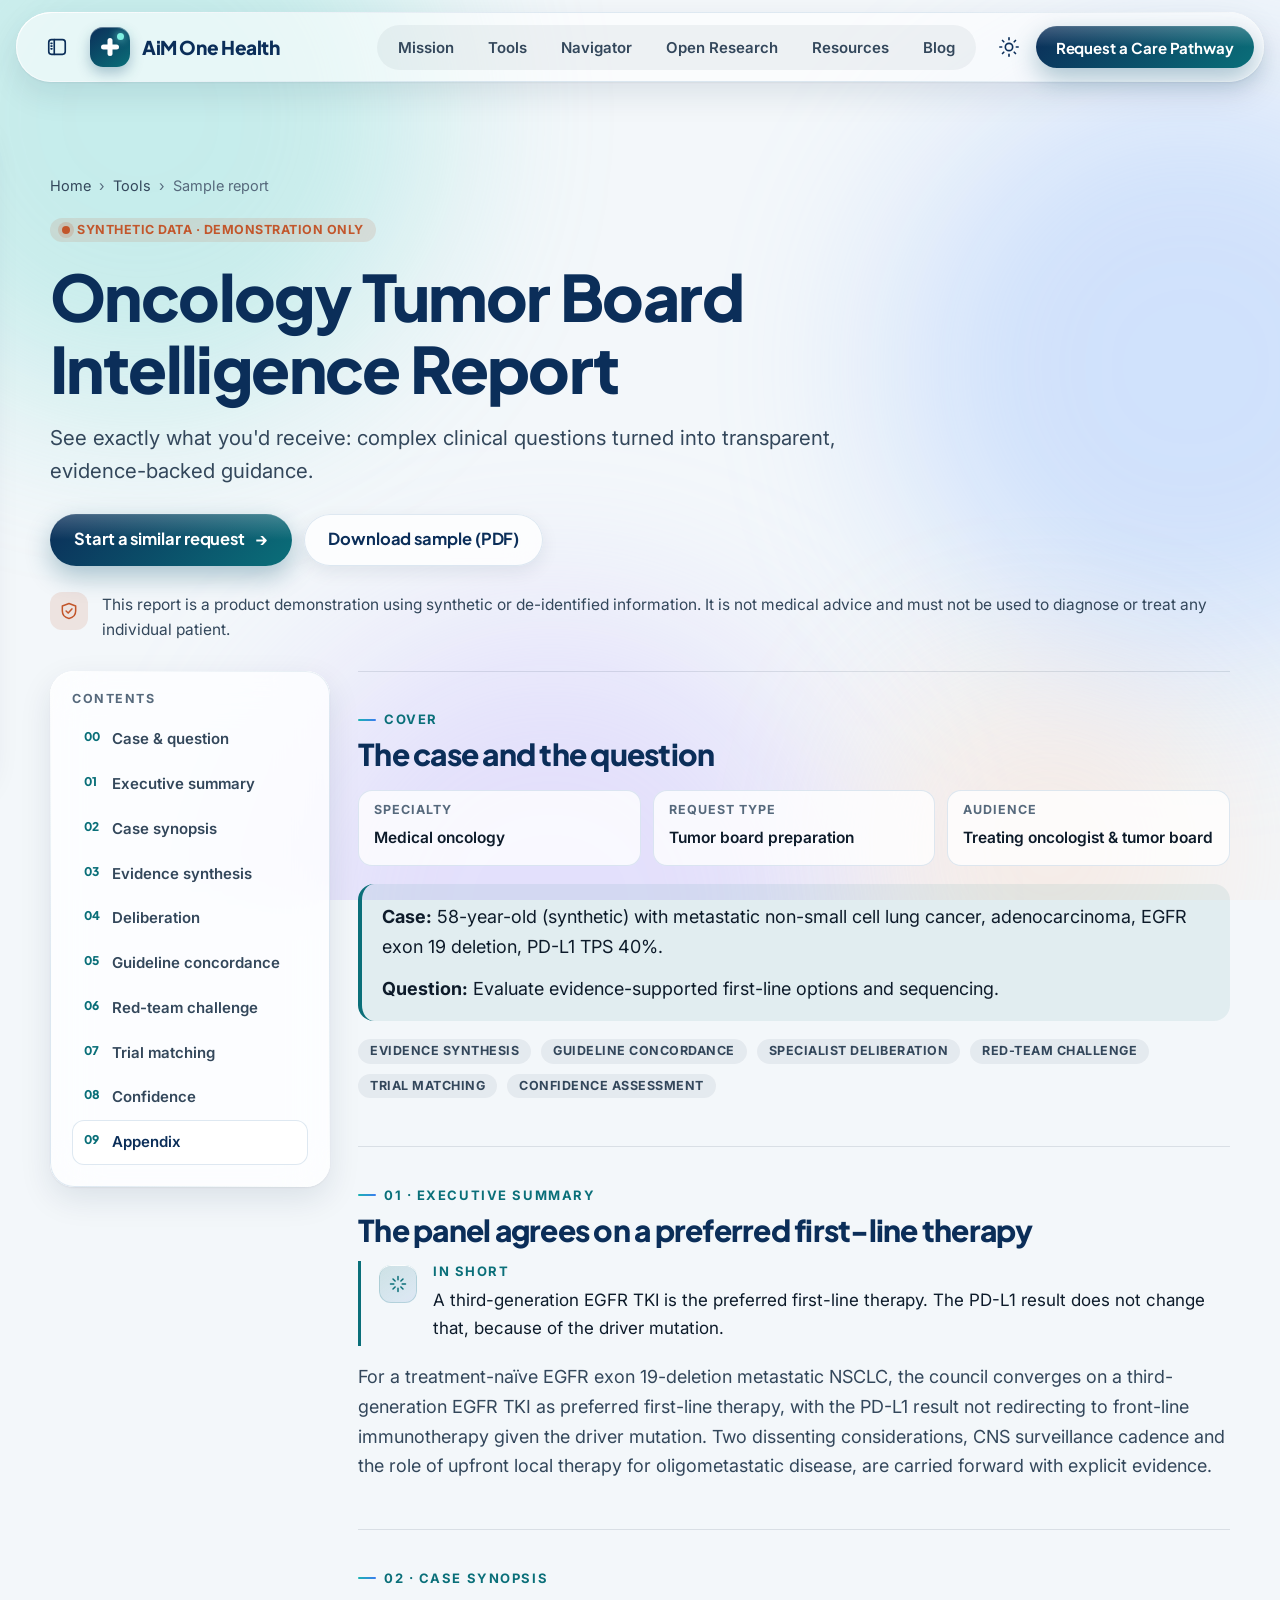
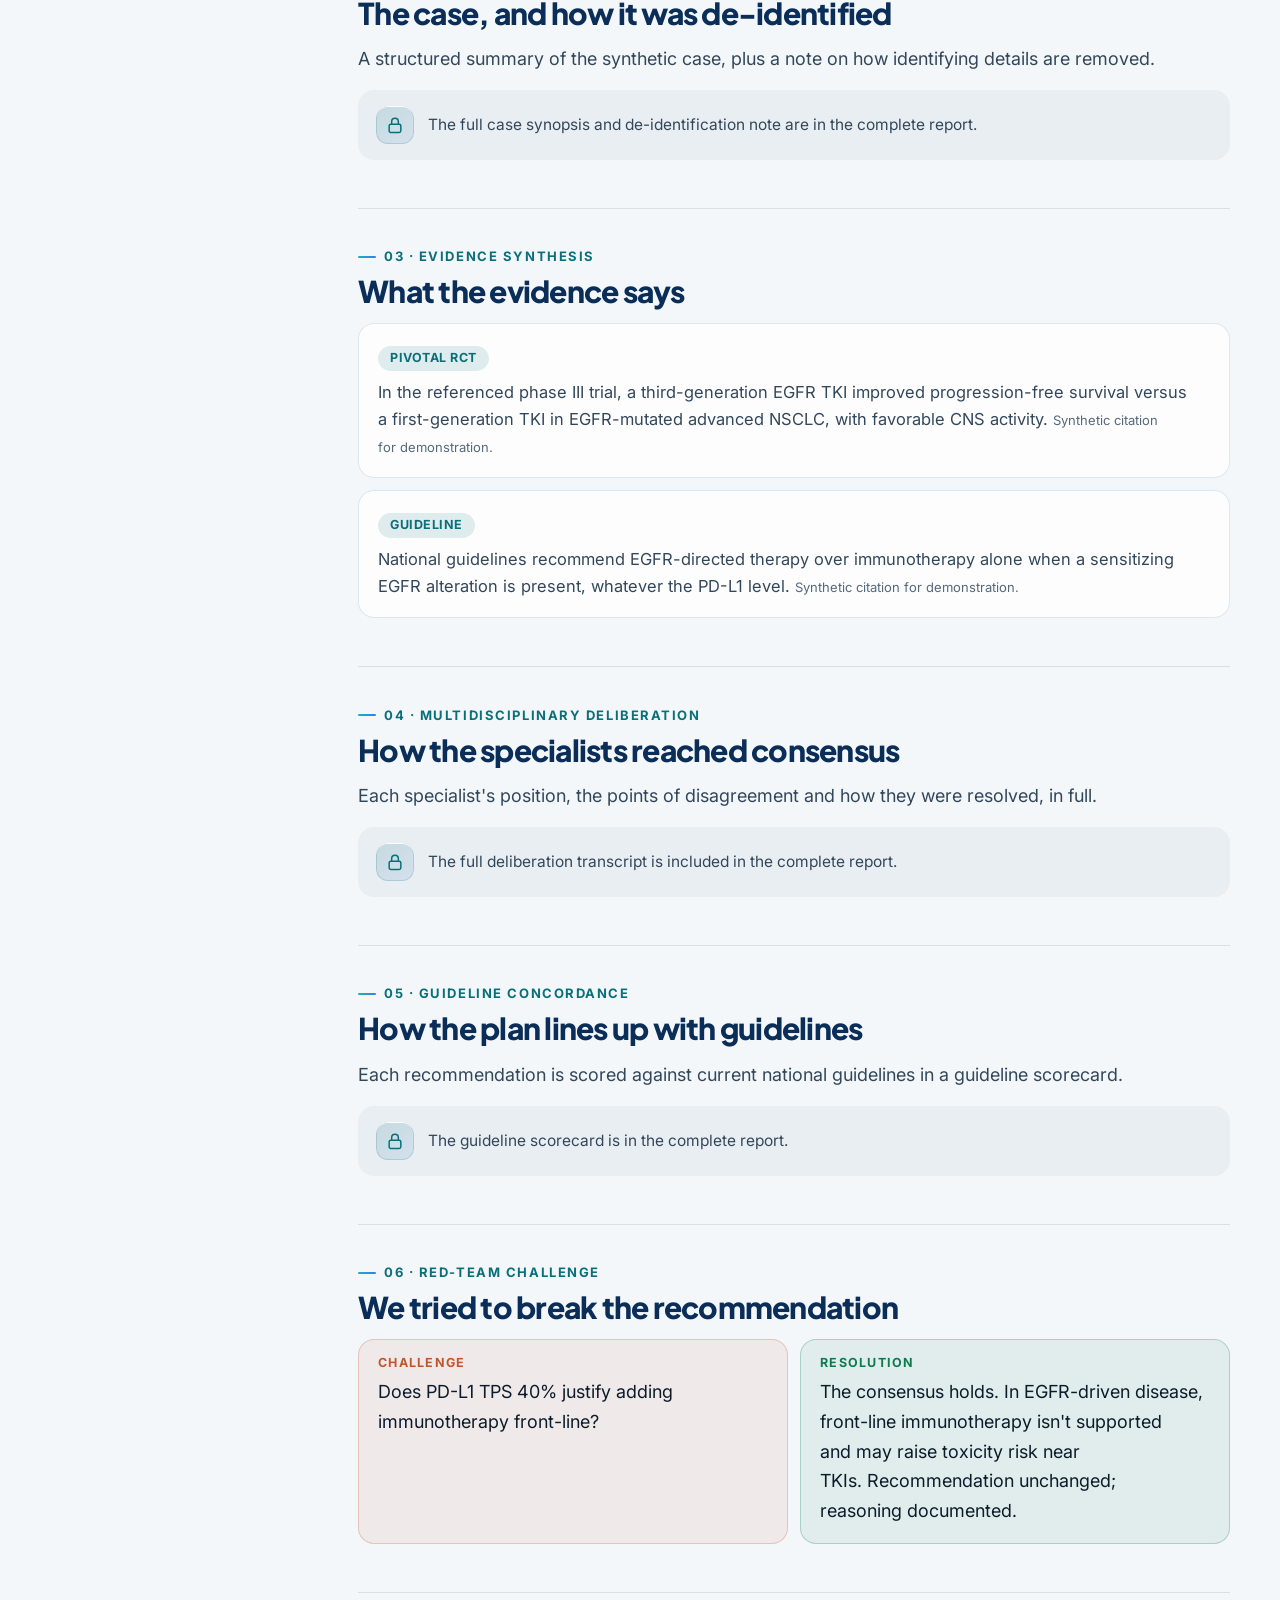
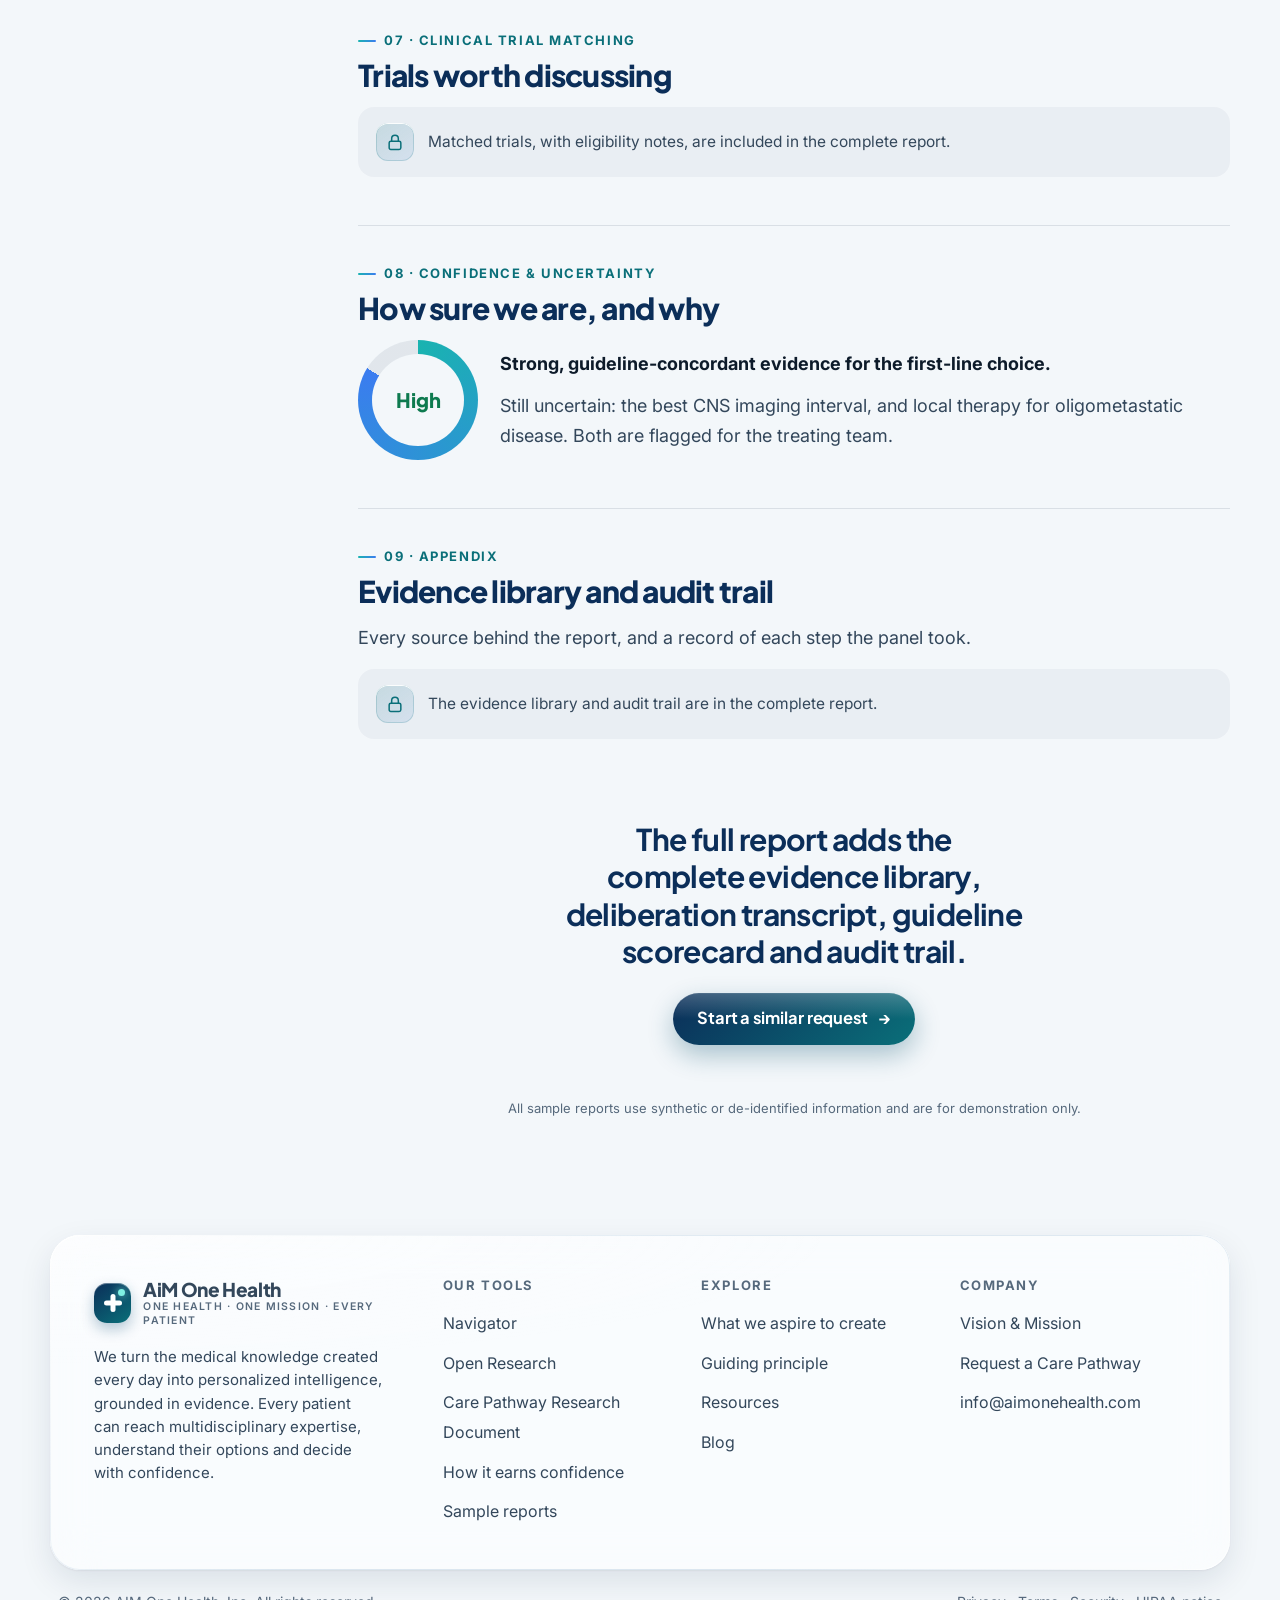
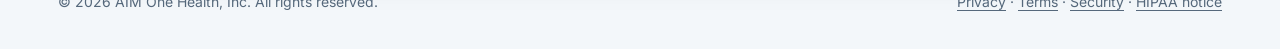
<file: report.html>
<!doctype html>
<html lang="en">
<head>
<meta charset="utf-8">
<meta name="viewport" content="width=device-width, initial-scale=1, viewport-fit=cover">
<link rel="manifest" href="manifest.webmanifest">
<meta name="theme-color" content="#0b2e59">
<meta name="apple-mobile-web-app-capable" content="yes">
<meta name="mobile-web-app-capable" content="yes">
<meta name="apple-mobile-web-app-title" content="AiM">
<meta name="apple-mobile-web-app-status-bar-style" content="default">
<link rel="apple-touch-icon" href="icons/icon-180.png">
<title>Sample report · AiM One Health</title>
<link rel="preconnect" href="https://fonts.googleapis.com"><link rel="preconnect" href="https://fonts.gstatic.com" crossorigin>
<link href="https://fonts.googleapis.com/css2?family=Inter:wght@400;500;600;700&family=Plus+Jakarta+Sans:wght@600;700;800&display=swap" rel="stylesheet">
<link rel="stylesheet" href="site.css">
<script src="flip.js"></script>
<style>.warn{display: flex;gap: 14px;align-items: flex-start;padding: 16px 20px;border-radius: 18px;margin-top: 26px}.warn .ico{color: var(--warm);background: color-mix(in srgb,var(--warm) 12%,transparent);box-shadow: none}.warn p{font-size: 15.5px;color: var(--ink-2)}.layout{display: grid;grid-template-columns: 280px minmax(0,1fr);gap: 28px;align-items: start}.layout>*{min-width: 0}.toc{position: sticky;top: 100px;padding: 22px;border-radius: 24px}.toc h4{font: 700 12.5px/1 var(--font-body);letter-spacing: .12em;text-transform: uppercase;color: var(--ink-3);margin-bottom: 12px}.toc a{display: flex;gap: 10px;padding: 10px 12px;border-radius: 12px;font-size: 15px;font-weight: 600;color: var(--ink-2);text-decoration: none;transition: background .2s,color .2s}.toc a span{font: 800 12px/1.6 var(--font-head);color: var(--accent);width: 18px;flex: none}.toc a:hover,.toc a.on{background: var(--glass-strong);color: var(--brand);box-shadow: inset 0 0 0 1px var(--glass-edge-2)}.doc{display: grid;grid-template-columns: minmax(0,1fr);gap: 20px}.part{padding: clamp(20px,3vw,36px);border-radius: 26px;scroll-margin-top: 100px;min-width: 0;overflow-wrap: anywhere}.part>.eyebrow{margin-bottom: 12px}.part h2{font-size: clamp(24px,2.4vw,30px);margin-bottom: 14px}.part p + p{margin-top: 12px}.meta-grid{display: grid;grid-template-columns: repeat(3,1fr);gap: 12px;margin: 18px 0}.meta-grid div{padding: 14px 16px;border-radius: 14px;background: var(--glass-strong);box-shadow: inset 0 0 0 1px var(--glass-edge-2)}.meta-grid b{display: block;font: 700 12.5px/1 var(--font-body);letter-spacing: .08em;text-transform: uppercase;color: var(--ink-3);margin-bottom: 6px}.meta-grid span{font-weight: 600;color: var(--ink);font-size: 15.5px}.case-box{padding: 18px 20px;border-radius: 16px;border-left: 4px solid var(--accent);background: color-mix(in srgb,var(--accent) 7%,transparent)}.ev{display: grid;gap: 12px}.ev div{padding: 18px 20px;border-radius: 16px;background: var(--glass-strong);box-shadow: inset 0 0 0 1px var(--glass-edge-2)}.ev .badge{margin-bottom: 8px}.ev p{color: var(--ink-2);font-size: 16.5px}.challenge{display: grid;grid-template-columns: 1fr 1fr;gap: 12px}.challenge div{padding: 18px 20px;border-radius: 16px}.challenge .q{background: color-mix(in srgb,var(--warm) 8%,transparent);box-shadow: inset 0 0 0 1px color-mix(in srgb,var(--warm) 25%,transparent)}.challenge .a{background: color-mix(in srgb,var(--ok) 8%,transparent);box-shadow: inset 0 0 0 1px color-mix(in srgb,var(--ok) 25%,transparent)}.challenge b{display: block;font: 700 12.5px/1 var(--font-body);letter-spacing: .1em;text-transform: uppercase;margin-bottom: 8px}.challenge .q b{color: var(--warm)}.challenge .a b{color: var(--ok)}.conf{display: grid;grid-template-columns: auto 1fr;gap: 22px;align-items: center}.ring{width: 120px;height: 120px;border-radius: 50%;display: grid;place-items: center;background: conic-gradient(#19b3b0,#3b7cf0 302deg,rgb(13 40 70 / .08) 0)}.ring span{width: 92px;height: 92px;border-radius: 50%;display: grid;place-items: center;font: 800 20px/1 var(--font-head);color: var(--ok);background: var(--page)}.locked{display: flex;gap: 14px;align-items: center;padding: 16px 18px;border-radius: 16px;background: rgb(13 40 70 / .04);color: var(--ink-2);font-size: 15.5px}:root[data-theme='night'] .locked{background: rgb(255 255 255 / .04)}@media (max-width: 980px){.layout{grid-template-columns: minmax(0,1fr)}.toc{position: static}.meta-grid,.challenge{grid-template-columns: 1fr}}</style>
</head>
<body data-page="report.html">
<main id="main">
<section class="page-hero" style="padding-bottom:28px">
<div class="wrap">
<nav class="crumbs" aria-label="Breadcrumb"><a href="index.html">Home</a><span>›</span><a href="tools.html">Tools</a><span>›</span><span>Sample report</span></nav>
<span class="badge warm" style="margin-top:20px"><span class="dot"></span> Synthetic data · Demonstration only</span>
<h1>Oncology Tumor Board Intelligence Report</h1>
<p class="lead read">See exactly what you'd receive: complex clinical questions turned into transparent, evidence-backed guidance.</p>
<div style="display:flex;gap:12px;flex-wrap:wrap;margin-top:26px"><a class="btn primary inline" href="request.html">Start a similar request <span class="arrow">→</span></a><a class="btn ghost inline" href="#">Download sample (PDF)</a></div>
<div class="warn glass strong"><span class="ico sm" data-ico="shield"></span><p>This report is a product demonstration using synthetic or de-identified information. It is not medical advice and must not be used to diagnose or treat any individual patient.</p></div>
</div>
</section>
<section style="padding-top:0">
<div class="wrap layout">
<aside class="toc glass strong" aria-label="Report contents">
<h4>Contents</h4>
<a href="#cover" class="on"><span>00</span>Case &amp; question</a>
<a href="#summary"><span>01</span>Executive summary</a>
<a href="#synopsis"><span>02</span>Case synopsis</a>
<a href="#evidence"><span>03</span>Evidence synthesis</a>
<a href="#deliberation"><span>04</span>Deliberation</a>
<a href="#guidelines"><span>05</span>Guideline concordance</a>
<a href="#redteam"><span>06</span>Red-team challenge</a>
<a href="#trials"><span>07</span>Trial matching</a>
<a href="#confidence"><span>08</span>Confidence</a>
<a href="#appendix"><span>09</span>Appendix</a>
</aside>
<div class="doc">
<article class="part glass bloom" id="cover">
<span class="eyebrow">Cover</span>
<h2>The case and the question</h2>
<div class="meta-grid"><div><b>Specialty</b><span>Medical oncology</span></div><div><b>Request type</b><span>Tumor board preparation</span></div><div><b>Audience</b><span>Treating oncologist &amp; tumor board</span></div></div>
<div class="case-box"><p><b>Case:</b> 58-year-old (synthetic) with metastatic non-small cell lung cancer, adenocarcinoma, EGFR exon 19 deletion, PD-L1 TPS 40%.</p><p><b>Question:</b> Evaluate evidence-supported first-line options and sequencing.</p></div>
<div class="chips" style="margin-top:18px"><span class="badge plain">Evidence synthesis</span><span class="badge plain">Guideline concordance</span><span class="badge plain">Specialist deliberation</span><span class="badge plain">Red-team challenge</span><span class="badge plain">Trial matching</span><span class="badge plain">Confidence assessment</span></div>
</article>
<article class="part glass" id="summary">
<span class="eyebrow">01 · Executive summary</span>
<h2>The panel agrees on a preferred first-line therapy</h2>
<div class="in-short glass strong" style="margin-bottom:16px"><span class="ico sm" data-ico="spark"></span><div><b>In short</b><p>A third-generation EGFR TKI is the preferred first-line therapy. The PD-L1 result does not change that, because of the driver mutation.</p></div></div>
<p class="muted">For a treatment-naïve EGFR exon 19-deletion metastatic NSCLC, the council converges on a third-generation EGFR TKI as preferred first-line therapy, with the PD-L1 result not redirecting to front-line immunotherapy given the driver mutation. Two dissenting considerations, CNS surveillance cadence and the role of upfront local therapy for oligometastatic disease, are carried forward with explicit evidence.</p>
</article>
<article class="part glass" id="synopsis">
<span class="eyebrow">02 · Case synopsis</span>
<h2>The case, and how it was de-identified</h2>
<p class="muted">A structured summary of the synthetic case, plus a note on how identifying details are removed.</p>
<div class="locked" style="margin-top:16px"><span class="ico sm" data-ico="lock"></span>The full case synopsis and de-identification note are in the complete report.</div>
</article>
<article class="part glass" id="evidence">
<span class="eyebrow">03 · Evidence synthesis</span>
<h2>What the evidence says</h2>
<div class="ev">
<div><span class="badge">Pivotal RCT</span><p>In the referenced phase III trial, a third-generation EGFR TKI improved progression-free survival versus a first-generation TKI in EGFR-mutated advanced NSCLC, with favorable CNS activity. <span class="tiny">Synthetic citation for demonstration.</span></p></div>
<div><span class="badge">Guideline</span><p>National guidelines recommend EGFR-directed therapy over immunotherapy alone when a sensitizing EGFR alteration is present, whatever the PD-L1 level. <span class="tiny">Synthetic citation for demonstration.</span></p></div>
</div>
</article>
<article class="part glass" id="deliberation">
<span class="eyebrow">04 · Multidisciplinary deliberation</span>
<h2>How the specialists reached consensus</h2>
<p class="muted">Each specialist's position, the points of disagreement and how they were resolved, in full.</p>
<div class="locked" style="margin-top:16px"><span class="ico sm" data-ico="lock"></span>The full deliberation transcript is included in the complete report.</div>
</article>
<article class="part glass" id="guidelines">
<span class="eyebrow">05 · Guideline concordance</span>
<h2>How the plan lines up with guidelines</h2>
<p class="muted">Each recommendation is scored against current national guidelines in a guideline scorecard.</p>
<div class="locked" style="margin-top:16px"><span class="ico sm" data-ico="lock"></span>The guideline scorecard is in the complete report.</div>
</article>
<article class="part glass" id="redteam">
<span class="eyebrow">06 · Red-team challenge</span>
<h2>We tried to break the recommendation</h2>
<div class="challenge">
<div class="q"><b>Challenge</b><p>Does PD-L1 TPS 40% justify adding immunotherapy front-line?</p></div>
<div class="a"><b>Resolution</b><p>The consensus holds. In EGFR-driven disease, front-line immunotherapy isn't supported and may raise toxicity risk near TKIs. Recommendation unchanged; reasoning documented.</p></div>
</div>
</article>
<article class="part glass" id="trials">
<span class="eyebrow">07 · Clinical trial matching</span>
<h2>Trials worth discussing</h2>
<div class="locked"><span class="ico sm" data-ico="lock"></span>Matched trials, with eligibility notes, are included in the complete report.</div>
</article>
<article class="part glass bloom" id="confidence">
<span class="eyebrow">08 · Confidence &amp; uncertainty</span>
<h2>How sure we are, and why</h2>
<div class="conf">
<div class="ring" role="img" aria-label="Confidence: high"><span>High</span></div>
<div class="stack"><p><b style="color:var(--ink)">Strong, guideline-concordant evidence for the first-line choice.</b></p><p class="muted">Still uncertain: the best CNS imaging interval, and local therapy for oligometastatic disease. Both are flagged for the treating team.</p></div>
</div>
</article>
<article class="part glass" id="appendix">
<span class="eyebrow">09 · Appendix</span>
<h2>Evidence library and audit trail</h2>
<p class="muted">Every source behind the report, and a record of each step the panel took.</p>
<div class="locked" style="margin-top:16px"><span class="ico sm" data-ico="lock"></span>The evidence library and audit trail are in the complete report.</div>
</article>
<div class="statement glass bloom"><p class="big" style="font-size:clamp(22px,2.6vw,30px)">The full report adds the complete evidence library, deliberation transcript, guideline scorecard and audit trail.</p><div style="margin-top:22px"><a class="btn primary inline" href="request.html">Start a similar request <span class="arrow">→</span></a></div></div>
<p class="tiny center">All sample reports use synthetic or de-identified information and are for demonstration only.</p>
</div>
</div>
</section>
</main>
<script src="site.js"></script>
<script>
const links = [...document.querySelectorAll('.toc a')];
const io = new IntersectionObserver((es) => es.forEach((e) => { if (e.isIntersecting) links.forEach((a) => a.classList.toggle('on', a.getAttribute('href') === '#' + e.target.id)); }), { rootMargin: '-40% 0px -55% 0px' });
document.querySelectorAll('.part').forEach((p) => io.observe(p));
</script>
</body>
</html>
</file>
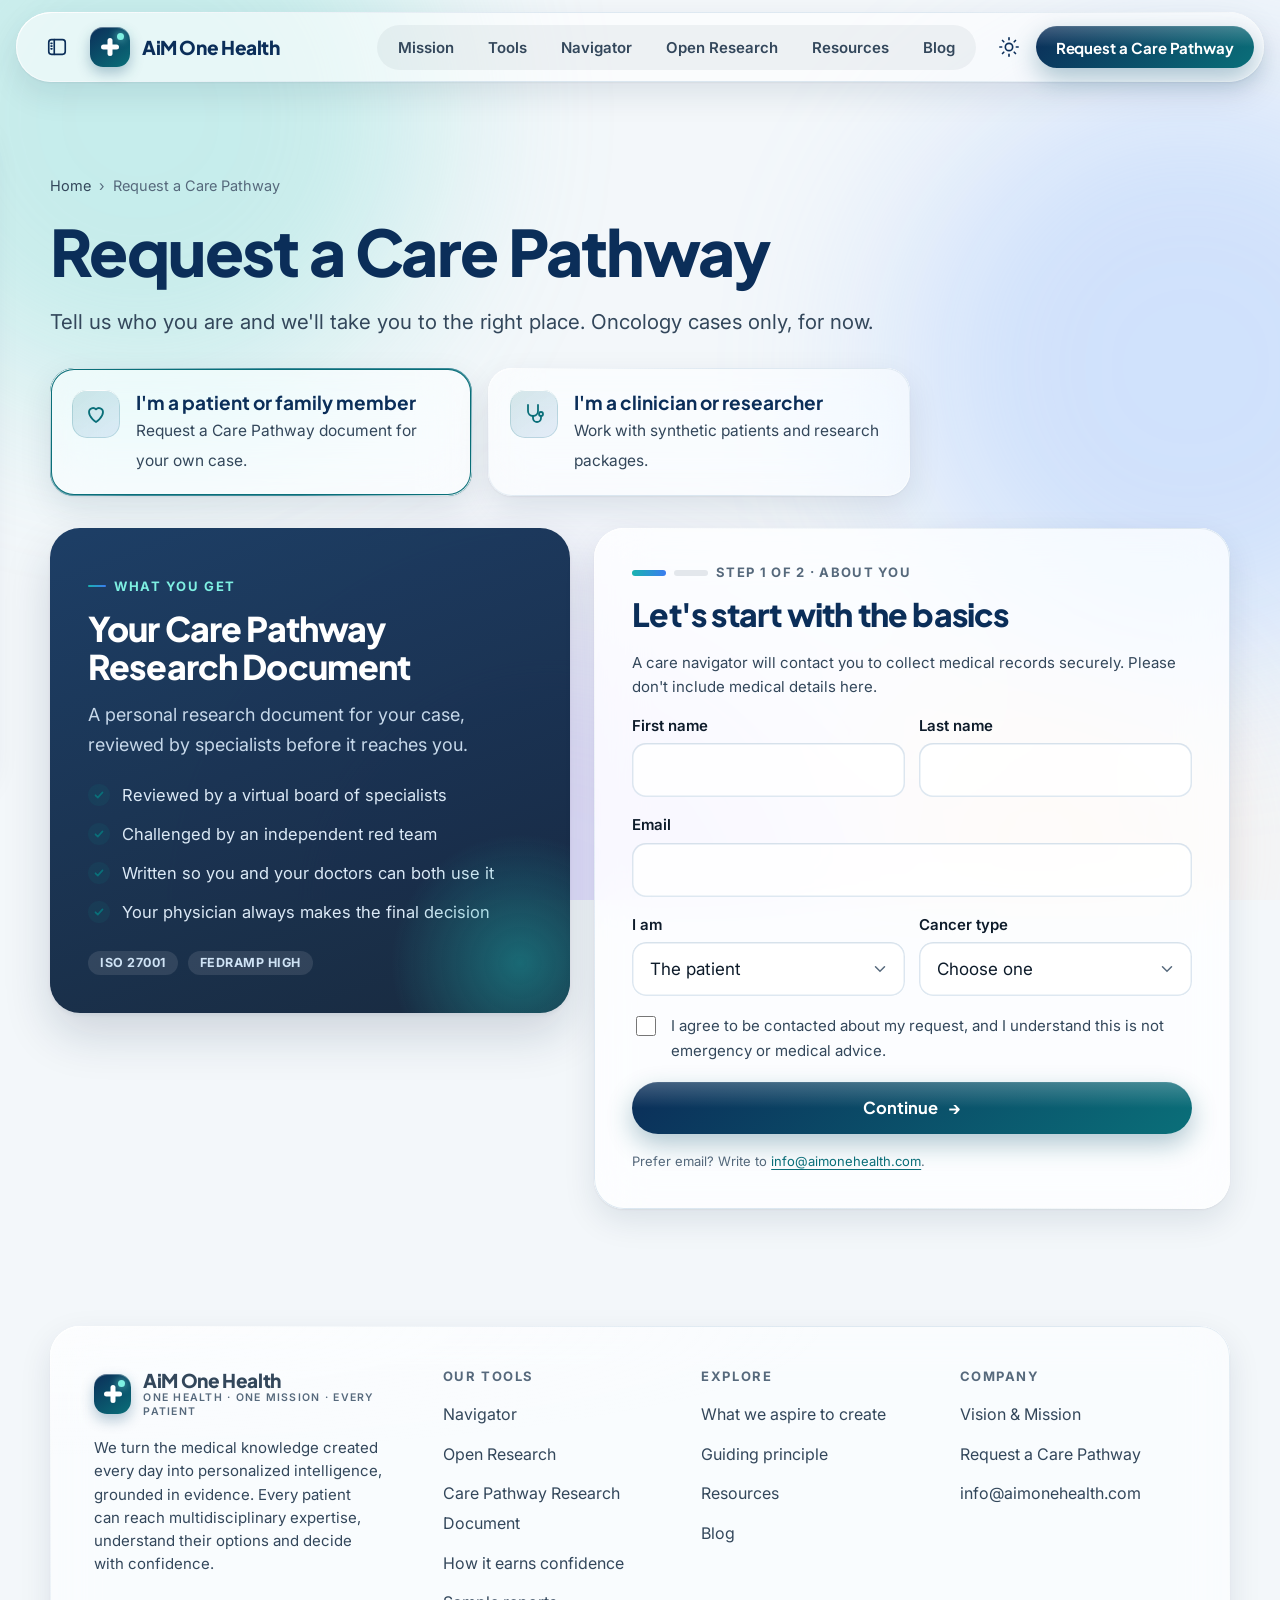
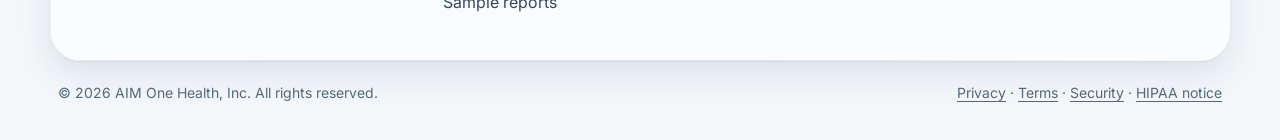
<file: request.html>
<!doctype html>
<html lang="en">
<head>
<meta charset="utf-8">
<meta name="viewport" content="width=device-width, initial-scale=1, viewport-fit=cover">
<link rel="manifest" href="manifest.webmanifest">
<meta name="theme-color" content="#0b2e59">
<meta name="apple-mobile-web-app-capable" content="yes">
<meta name="mobile-web-app-capable" content="yes">
<meta name="apple-mobile-web-app-title" content="AiM">
<meta name="apple-mobile-web-app-status-bar-style" content="default">
<link rel="apple-touch-icon" href="icons/icon-180.png">
<title>Request a Care Pathway · AiM One Health</title>
<link rel="preconnect" href="https://fonts.googleapis.com"><link rel="preconnect" href="https://fonts.gstatic.com" crossorigin>
<link href="https://fonts.googleapis.com/css2?family=Inter:wght@400;500;600;700&family=Plus+Jakarta+Sans:wght@600;700;800&display=swap" rel="stylesheet">
<link rel="stylesheet" href="site.css">
<script src="flip.js"></script>
<style>.who-pick{display: grid;grid-template-columns: 1fr 1fr;gap: 16px;margin-top: 30px;max-width: 860px}.who-pick button{display: flex;gap: 16px;align-items: flex-start;padding: 22px;border-radius: 24px;text-align: left;border: 0;cursor: pointer;font: inherit;color: inherit}.who-pick button b{display: block;font: 700 19px/1.3 var(--font-head);color: var(--brand)}.who-pick button span.t{font-size: 15.5px;color: var(--ink-2)}.who-pick button.on{box-shadow: var(--shadow),inset 0 0 0 2px var(--accent)}.flow{display: none}.flow.on{display: block}.two{display: grid;grid-template-columns: .9fr 1.1fr;gap: 24px;align-items: start}.side{padding: clamp(26px,3vw,38px);border-radius: 30px;color: #e8f4ff;background: linear-gradient(160deg,rgb(11 46 89 / .92),rgb(6 24 47 / .92));box-shadow: var(--shadow-lift);position: relative;overflow: hidden}.side::after{content: '';position: absolute;right: -80px;bottom: -80px;width: 260px;height: 260px;border-radius: 50%;background: radial-gradient(circle,rgb(25 179 176 / .45),transparent 70%)}.side h2{color: #fff;font-size: clamp(26px,2.8vw,34px);margin: 14px 0 14px}.side p{color: #c6d8ea}.side .eyebrow{color: #7ef0e2}.side .checks li{color: #dbe9f6}.side .trust{margin-top: 24px}.side .badge.plain{color: #cfe3f5;background: rgb(255 255 255 / .1)}.form{padding: clamp(26px,3vw,38px);border-radius: 30px;display: grid;gap: 18px}.stepper{display: flex;gap: 8px;align-items: center;font: 700 13px/1 var(--font-body);letter-spacing: .1em;text-transform: uppercase;color: var(--ink-3)}.stepper i{width: 34px;height: 6px;border-radius: 6px;background: rgb(13 40 70 / .1)}.stepper i.on{background: var(--thread-x)}:root[data-theme='night'] .stepper i{background: rgb(255 255 255 / .12)}.form h2{font-size: clamp(26px,2.6vw,32px)}.row2{display: grid;grid-template-columns: 1fr 1fr;gap: 14px}.consent{display: flex;gap: 12px;align-items: flex-start;font-size: 15px;color: var(--ink-2)}.consent input{width: 20px;height: 20px;margin-top: 2px;accent-color: var(--accent);flex: none}.code{display: flex;gap: 10px}.code input{width: 54px;height: 62px;text-align: center;font: 800 24px/1 var(--font-head);border-radius: 14px;border: 0;color: var(--ink);background: var(--glass-strong);box-shadow: inset 0 0 0 1.5px var(--glass-edge-2);outline: 0}.code input:focus{box-shadow: inset 0 0 0 2px var(--accent),0 0 0 5px color-mix(in srgb,var(--accent) 16%,transparent)}.done{text-align: center;display: grid;gap: 14px;justify-items: center;padding: 20px 0}.done .big-ok{width: 76px;height: 76px;border-radius: 50%;display: grid;place-items: center;color: #fff;background: linear-gradient(135deg,#19b3b0,#3b7cf0);box-shadow: 0 12px 30px rgb(30 140 200 / .35)}.done .big-ok svg{width: 36px;height: 36px;fill: none;stroke: currentColor;stroke-width: 3}.browser-head{display: flex;flex-wrap: wrap;gap: 16px;align-items: flex-end;justify-content: space-between;margin-bottom: 18px}.browser-tools{display: grid;grid-template-columns: 1fr auto auto;gap: 12px;margin-bottom: 16px}.browser-tools .input{min-width: 0}.table-wrap{border-radius: 24px;overflow-x: auto;padding: 6px}.st{display: inline-flex;align-items: center;gap: 7px;font-size: 14px;font-weight: 600}.st::before{content: '';width: 8px;height: 8px;border-radius: 50%;background: currentColor}.st.ready{color: var(--ok)}.st.review{color: var(--accent-2)}.st.gen{color: var(--accent)}.st.sub{color: var(--warm)}.st.draft{color: var(--ink-3)}.who-bar{display: flex;flex-wrap: wrap;gap: 12px;align-items: center;padding: 10px 12px 10px 16px;border-radius: 999px;margin-bottom: 22px}.who-me{display: flex;align-items: center;gap: 10px;margin-left: auto;font-size: 14.5px;font-weight: 600;color: var(--ink-2);min-width: 0;overflow-wrap: anywhere}.who-me i{flex: none;width: 34px;height: 34px;border-radius: 50%;display: grid;place-items: center;font: 800 12.5px/1 var(--font-head);font-style: normal;color: #fff;background: linear-gradient(135deg,#0b2e59,#0a6f79)}.linkish{border: 0;background: none;padding: 0;cursor: pointer;font: 600 15px/1 var(--font-body);color: var(--accent)}.modal-scrim{position: fixed;inset: 0;z-index: 60;background: rgb(5 15 30 / .4);-webkit-backdrop-filter: blur(6px);backdrop-filter: blur(6px)}.modal{position: fixed;z-index: 61;left: 50%;top: 50%;transform: translate(-50%,-50%);width: min(620px,calc(100% - 24px));max-height: calc(100vh - 40px);overflow-y: auto;padding: clamp(22px,3vw,32px);border-radius: 28px;display: grid;gap: 16px}.modal.wide{width: min(860px,calc(100% - 24px))}.modal h2{font-size: clamp(22px,2.4vw,28px)}.modal-foot{display: flex;justify-content: flex-end;gap: 10px;flex-wrap: wrap}.drop{display: grid;gap: 4px;place-items: center;text-align: center;padding: 24px;border-radius: 18px;cursor: pointer;border: 2px dashed color-mix(in srgb,var(--accent) 35%,transparent);background: color-mix(in srgb,var(--accent) 5%,transparent);transition: background .2s}.drop.over,.drop:hover{background: color-mix(in srgb,var(--accent) 11%,transparent)}.drop b{color: var(--brand)}.drop span{font-size: 13.5px;color: var(--ink-3)}.files{display: flex;flex-wrap: wrap;gap: 6px}.files .badge{text-transform: none;letter-spacing: 0}.choice{display: flex;gap: 12px;align-items: flex-start;padding: 14px 16px;border-radius: 16px;cursor: pointer;background: var(--glass);box-shadow: inset 0 0 0 1px var(--glass-edge-2);font-size: 14.5px;color: var(--ink-2)}.choice input{margin-top: 3px;accent-color: var(--accent)}.choice b{display: block;color: var(--ink);font-size: 15.5px;margin-bottom: 2px}.choice:has(input:checked){box-shadow: inset 0 0 0 2px var(--accent)}.pkg-head,.lib-head{display: flex;justify-content: space-between;align-items: flex-start;gap: 14px;flex-wrap: wrap}.lib-head{padding-top: 6px;border-top: 1px solid rgb(13 40 70 / .08)}:root[data-theme='night'] .lib-head{border-top-color: rgb(255 255 255 / .08)}.docs{display: grid;grid-template-columns: repeat(auto-fill,minmax(min(220px,100%),1fr));gap: 10px}.doc{display: flex;gap: 12px;align-items: center;padding: 12px 14px;border-radius: 16px;background: var(--glass);box-shadow: inset 0 0 0 1px var(--glass-edge-2);min-width: 0}.doc b{display: block;font-size: 14.5px;overflow-wrap: anywhere}.doc small{font-size: 12px;color: var(--ink-3)}.toast{position: fixed;z-index: 70;left: 50%;bottom: 24px;transform: translateX(-50%);padding: 12px 20px;border-radius: 999px;font-weight: 600;font-size: 15px;color: var(--ink);max-width: calc(100% - 32px);text-align: center}@media (max-width: 980px){.two,.who-pick{grid-template-columns: 1fr}.browser-tools{grid-template-columns: 1fr}}@media (max-width: 640px){.row2{grid-template-columns: 1fr}.code input{width: 44px;height: 54px}}</style>
</head>
<body data-page="request.html">
<main id="main">
<section class="page-hero" style="padding-bottom:32px">
<div class="wrap">
<nav class="crumbs" aria-label="Breadcrumb"><a href="index.html">Home</a><span>›</span><span>Request a Care Pathway</span></nav>
<h1>Request a Care Pathway</h1>
<p class="lead read">Tell us who you are and we'll take you to the right place. Oncology cases only, for now.</p>
<div class="who-pick" role="tablist">
<button class="glass lift on" data-flow="patient" role="tab" aria-selected="true"><span class="ico" data-ico="heart"></span><span><b>I'm a patient or family member</b><span class="t">Request a Care Pathway document for your own case.</span></span></button>
<button class="glass lift" data-flow="clinician" role="tab" aria-selected="false"><span class="ico" data-ico="stethoscope"></span><span><b>I'm a clinician or researcher</b><span class="t">Work with synthetic patients and research packages.</span></span></button>
</div>
</div>
</section>
<section style="padding-top:0">
<div class="wrap">
<div class="flow on" id="flow-patient">
<div class="two">
<aside class="side">
<span class="eyebrow">What you get</span>
<h2>Your Care Pathway Research Document</h2>
<p>A personal research document for your case, reviewed by specialists before it reaches you.</p>
<ul class="checks" style="margin-top:22px"><li>Reviewed by a virtual board of specialists</li><li>Challenged by an independent red team</li><li>Written so you and your doctors can both use it</li><li>Your physician always makes the final decision</li></ul>
<div class="trust"><span class="badge plain">ISO 27001</span><span class="badge plain">FedRAMP High</span></div>
</aside>
<form class="form glass strong" id="pform" novalidate>
<div class="stepper"><i class="on"></i><i></i><span>Step 1 of 2 · About you</span></div>
<h2>Let's start with the basics</h2>
<p class="muted small">A care navigator will contact you to collect medical records securely. Please don't include medical details here.</p>
<div class="row2">
<div class="field"><label for="fn">First name</label><input class="input" id="fn" autocomplete="given-name" required></div>
<div class="field"><label for="ln">Last name</label><input class="input" id="ln" autocomplete="family-name" required></div>
</div>
<div class="field"><label for="pe">Email</label><input class="input" id="pe" type="email" autocomplete="email" required></div>
<div class="row2">
<div class="field"><label for="rel">I am</label><select class="input" id="rel"><option>The patient</option><option>A family member</option><option>A caregiver</option></select></div>
<div class="field"><label for="ct">Cancer type</label><select class="input" id="ct"><option>Choose one</option><option>Breast</option><option>Lung</option><option>Colorectal</option><option>Blood cancer / lymphoma</option><option>Prostate</option><option>Other / not sure</option></select></div>
</div>
<label class="consent"><input type="checkbox" required> <span>I agree to be contacted about my request, and I understand this is not emergency or medical advice.</span></label>
<button class="btn primary" type="submit">Continue <span class="arrow">→</span></button>
<p class="tiny">Prefer email? Write to <a href="mailto:info@aimonehealth.com">info@aimonehealth.com</a>.</p>
</form>
</div>
</div>
<div class="flow" id="flow-clinician">
<div class="two" id="signin">
<aside class="side" id="cside">
<span class="eyebrow">Clinical &amp; research access</span>
<h2>For clinicians, researchers and care teams. Synthetic patients, no PHI.</h2>
<p>Whether you practise, investigate or coordinate care, work with realistic patient records that carry no real patient data. Browse generated records, assemble packages, and create new synthetic subjects for your studies or case preparation. Sign in with your work or institutional email to begin.</p>
<div class="trust"><span class="badge plain">FedRAMP High · Azure Gov</span><span class="badge plain">Zero PHI</span><span class="badge plain">ISO 27001</span></div>
</aside>
<div class="form glass strong" id="cform">
<div class="stepper"><i class="on"></i><i></i><span>Step 1 of 2 · Sign in</span></div>
<h2>Clinician &amp; researcher access</h2>
<p class="muted small">Open to clinicians, researchers and care teams. Enter your work or institutional email and we'll send a one-time passcode to confirm it's you.</p>
<div class="field"><label for="ce">Work or institutional email</label><input class="input" id="ce" type="email" placeholder="you@organization.org" autocomplete="email"></div>
<button class="btn primary" id="send">Send passcode <span class="arrow">→</span></button>
</div>
</div>
<div id="browser" hidden>
<div class="who-bar glass strong">
<span class="badge warm"><span class="dot"></span> Synthetic</span>
<span class="who-me"><i id="avatar">RS</i><span id="who-email">researcher@institution.edu</span></span>
<button class="btn ghost sm inline" id="signout">Sign out</button>
</div>
<div class="browser-head">
<div><span class="eyebrow">Patient browser</span><h2 style="margin-top:10px">Patient browser</h2><p class="muted">Browse synthetic patients and open their research packages.</p></div>
<button class="btn primary inline" id="create"><span>＋</span> Create synthetic patient</button>
</div>
<div class="browser-tools glass strong" style="padding:14px;border-radius:24px">
<label class="search"><svg viewBox="0 0 24 24"><circle cx="11" cy="11" r="7"/><path d="M20 20l-4-4"/></svg><input class="input" id="pq" placeholder="Search by name or patient ID…" aria-label="Search patients"></label>
<select class="input" id="pc" aria-label="Category"><option>All categories</option><option>Oncology</option><option>Neurology</option><option>Cardiology</option><option>Immunology</option><option>Rare Disease</option><option>Control Cohort</option></select>
<select class="input" id="ps" aria-label="Status"><option>All statuses</option><option>Submitted</option><option>Ready</option><option>In Review</option><option>Generating</option><option>Draft</option><option>Archived</option></select>
</div>
<div class="table-wrap glass">
<table class="table"><thead><tr><th>Patient</th><th>Category</th><th>Status</th><th>Created</th><th></th></tr></thead><tbody id="rows"></tbody></table>
</div>
<p class="tiny" style="margin-top:12px" id="count-note">Example rows for the mockup. All patients here are synthetic.</p>
</div>
</div>
</div>
</section>
</main>
<div class="modal-scrim" id="scrim" hidden></div>
<div class="modal glass strong" id="m-create" role="dialog" aria-modal="true" aria-labelledby="mc-title" hidden>
<h2 id="mc-title">New synthetic patient</h2>
<p class="muted small">Minimal seed details. The research package is generated on creation.</p>
<div class="row2">
<div class="field"><label for="np-name">Patient name</label><input class="input" id="np-name" placeholder="e.g. Subject Rowan Vale"><span class="hint">Synthetic label only — not a real person.</span></div>
<div class="field"><label for="np-age">Age</label><input class="input" id="np-age" type="number" min="0" max="120" placeholder="e.g. 54"><span class="hint">In years.</span></div>
</div>
<div class="row2">
<div class="field"><label for="np-sex">Sex</label><select class="input" id="np-sex"><option>Female</option><option>Male</option><option>Intersex</option><option>Unspecified</option></select></div>
<div class="field"><label for="np-cat">Category</label><select class="input" id="np-cat"><option>Oncology</option><option>Neurology</option><option>Cardiology</option><option>Immunology</option><option>Rare Disease</option><option>Control Cohort</option></select></div>
</div>
<div class="field"><label for="np-details">Details</label><textarea class="input" id="np-details" placeholder="Study context, cohort notes, generation parameters, or anything that should seed this patient's package…"></textarea></div>
<div class="field"><label>Seed documents <span class="hint" style="display:inline">optional</span></label><label class="drop"><input type="file" multiple hidden><b>Drag files here or browse</b><span>PDF · CSV · JSON · images — up to 25 MB each</span></label><div class="files"></div></div>
<p class="err" id="np-err"></p>
<div class="modal-foot"><button class="btn ghost sm inline" data-close>Cancel</button><button class="btn primary sm inline" id="np-create">Create patient</button></div>
</div>
<div class="modal glass strong wide" id="m-lib" role="dialog" aria-modal="true" aria-labelledby="ml-title" hidden>
<div class="pkg-head"><div><span class="eyebrow" id="ml-cat">Oncology</span><h2 id="ml-title">Patient</h2><p class="muted small" id="ml-sub"></p></div><button class="icon-btn" data-close aria-label="Close"><svg viewBox="0 0 24 24"><path d="M6 6l12 12M18 6L6 18"/></svg></button></div>
<div class="lib-head"><div><h3>Research Library</h3><p class="muted small">Documents in this patient's research package, by version.</p></div><div style="display:flex;gap:8px;flex-wrap:wrap"><button class="btn primary sm inline" id="ml-submit">Submit New Research</button><button class="btn ghost sm inline" id="ml-export">Export</button></div></div>
<div class="chips" id="ml-vers"></div>
<p class="tiny" id="ml-cap" style="margin:10px 2px 12px"></p>
<div class="docs" id="ml-docs"></div>
<p class="tiny" style="margin-top:14px">Provenance: every document records how and when it was generated. Synthetic data only.</p>
</div>
<div class="modal glass strong" id="m-ver" role="dialog" aria-modal="true" aria-labelledby="mv-title" hidden>
<h2 id="mv-title">Submit New Research</h2>
<p class="muted small" id="mv-sub">Add research as a new version.</p>
<div class="field"><label>Research type</label>
<label class="choice"><input type="radio" name="vmode" value="new" checked><span><b>New Research</b>Start a fresh research version containing only the files you upload now.</span></label>
<label class="choice"><input type="radio" name="vmode" value="extend"><span><b>Extend Research</b>Build on an existing version — its documents carry over, plus the new files.</span></label>
</div>
<div class="field" id="mv-base" hidden><label for="mv-basesel">Version to extend</label><select class="input" id="mv-basesel"></select></div>
<div class="field"><label>Research files</label><label class="drop"><input type="file" multiple hidden><b>Drag files here or browse</b><span>PDF · CSV · JSON · images — up to 25 MB each</span></label><div class="files"></div></div>
<div class="modal-foot"><button class="btn ghost sm inline" data-close>Cancel</button><button class="btn primary sm inline" id="mv-create">Create version</button></div>
</div>
<div class="toast glass strong" id="toast" hidden>Saved</div>
<script src="site.js"></script>
<script>
document.querySelectorAll('.who-pick button').forEach((b) => (b.onclick = () => {
document.querySelectorAll('.who-pick button').forEach((x) => { x.classList.toggle('on', x === b); x.setAttribute('aria-selected', String(x === b)); });
document.querySelectorAll('.flow').forEach((f) => f.classList.toggle('on', f.id === 'flow-' + b.dataset.flow));
}));
const tick = '<svg viewBox="0 0 24 24"><path d="M5 12.5l4.5 4.5L19 7"/></svg>';
document.getElementById('pform').onsubmit = (e) => {
e.preventDefault();
const f = e.target;
if (!f.checkValidity()) { f.reportValidity(); return; }
f.innerHTML = `<div class="stepper"><i class="on"></i><i class="on"></i><span>Step 2 of 2 · Done</span></div><div class="done"><span class="big-ok">${tick}</span><h2>Thank you, ${document.getElementById('fn').value.replace(/[<>&]/g, '')}</h2><p class="muted read">A care navigator will email you to collect your records securely and confirm your early-access place.</p><a class="btn ghost inline" href="report.html">While you wait, see a sample report</a></div>`;
};
const cform = document.getElementById('cform');
const cside = document.getElementById('cside');
const signinSide = cside.innerHTML;
const clean = (v) => String(v).replace(/[<>&"]/g, '');
const toast = (msg) => { const t = document.getElementById('toast'); t.textContent = msg; t.hidden = false; clearTimeout(toast.t); toast.t = setTimeout(() => (t.hidden = true), 2200); };
document.getElementById('send').onclick = () => {
const email = document.getElementById('ce').value.trim();
if (!/^\S+@\S+\.\S+$/.test(email)) { document.getElementById('ce').focus(); return; }
cside.innerHTML = `<span class="eyebrow">Verifying identity</span><h2>One passcode, one session. That's all we keep.</h2><p>Your passcode expires in 10 minutes and is never stored. Whoever you are — clinician, researcher or care team member — access is limited to synthetic data only.</p><div class="trust"><span class="badge plain">Passwordless</span><span class="badge plain">Session-scoped</span></div>`;
cform.innerHTML = `<div class="stepper"><i class="on"></i><i class="on"></i><span>Step 2 of 2 · Verify</span></div>
<h2>Enter your passcode</h2><p class="muted small">We sent a 6-digit code to <b style="color:var(--ink)">${clean(email)}</b>. For this mockup, any 6 digits work.</p>
<div class="code">${'<input inputmode="numeric" maxlength="1" aria-label="Digit">'.repeat(6)}</div>
<p class="err" id="otp-err"></p>
<button class="btn primary" id="verify">Verify &amp; continue <span class="arrow">→</span></button>
<div style="display:flex;gap:10px;flex-wrap:wrap"><button class="btn ghost sm inline" id="back">← Change email</button><button class="btn ghost sm inline" id="resend">Resend code</button></div>`;
const boxes = [...cform.querySelectorAll('.code input')];
boxes[0].focus();
boxes.forEach((b, i) => {
b.oninput = () => { b.value = b.value.replace(/\D/g, ''); if (b.value && boxes[i + 1]) boxes[i + 1].focus(); };
b.onkeydown = (e) => { if (e.key === 'Backspace' && !b.value && boxes[i - 1]) boxes[i - 1].focus(); };
});
document.getElementById('verify').onclick = () => {
if (boxes.some((b) => !b.value)) { document.getElementById('otp-err').textContent = 'Enter all 6 digits.'; boxes.find((b) => !b.value).focus(); return; }
document.getElementById('signin').hidden = true;
document.getElementById('browser').hidden = false;
document.querySelector('.who-pick').hidden = true;
document.getElementById('who-email').textContent = email;
document.getElementById('avatar').textContent = (email.split('@')[0].match(/[a-z]/gi) || ['R', 'S']).slice(0, 2).join('').toUpperCase();
};
document.getElementById('back').onclick = () => location.reload();
document.getElementById('resend').onclick = () => toast('A new code is on its way (mockup)');
};
document.getElementById('signout').onclick = () => location.reload();
const ROWS = [
{ name: 'SP-1042 · NSCLC, EGFR ex19del', cat: 'Oncology', st: 'ready', status: 'Ready', created: 'Oct 28, 2026', age: 58, sex: 'Female', vers: 2 },
{ name: 'SP-1041 · Glioblastoma, IDH-wt', cat: 'Oncology', st: 'review', status: 'In Review', created: 'Oct 27, 2026', age: 61, sex: 'Male', vers: 1 },
{ name: 'SP-1039 · Relapsing MS', cat: 'Neurology', st: 'gen', status: 'Generating', created: 'Oct 26, 2026', age: 34, sex: 'Female', vers: 1 },
{ name: 'SP-1036 · HFrEF, NYHA III', cat: 'Cardiology', st: 'sub', status: 'Submitted', created: 'Oct 24, 2026', age: 72, sex: 'Male', vers: 1 },
{ name: 'SP-1033 · Lupus nephritis', cat: 'Immunology', st: 'draft', status: 'Draft', created: 'Oct 22, 2026', age: 29, sex: 'Female', vers: 1 },
{ name: 'SP-1030 · CMML, post-HMA', cat: 'Oncology', st: 'ready', status: 'Ready', created: 'Oct 19, 2026', age: 69, sex: 'Male', vers: 3 },
{ name: 'SP-1027 · Duchenne MD', cat: 'Rare Disease', st: 'review', status: 'In Review', created: 'Oct 15, 2026', age: 9, sex: 'Male', vers: 1 },
];
const drawRows = () => {
const q = document.getElementById('pq').value.toLowerCase(), c = document.getElementById('pc').value, s = document.getElementById('ps').value;
const list = ROWS.filter((r) => (!q || r.name.toLowerCase().includes(q)) && (c === 'All categories' || r.cat === c) && (s === 'All statuses' || r.status === s));
document.getElementById('rows').innerHTML = list.length ? list.map((r) => `<tr><td>${clean(r.name)}</td><td>${r.cat}</td><td><span class="st ${r.st}">${r.status}</span></td><td>${r.created}</td><td><button class="linkish" data-open="${ROWS.indexOf(r)}">Open →</button></td></tr>`).join('') : '<tr><td colspan="5" style="text-align:center;font-weight:500;color:var(--ink-2)">No patients match these filters.</td></tr>';
document.getElementById('count-note').textContent = `Showing ${list.length} of ${ROWS.length} synthetic patients. Example rows for the mockup.`;
};
['pq', 'pc', 'ps'].forEach((id) => (document.getElementById(id).oninput = drawRows));
drawRows();
const scrim = document.getElementById('scrim');
let openModal = null;
const show = (id) => { if (openModal) openModal.hidden = true; openModal = document.getElementById(id); openModal.hidden = false; scrim.hidden = false; openModal.querySelector('input,select,textarea,button')?.focus(); };
const hide = () => { if (openModal) openModal.hidden = true; openModal = null; scrim.hidden = true; };
scrim.onclick = hide;
addEventListener('keydown', (e) => e.key === 'Escape' && openModal && hide());
document.querySelectorAll('[data-close]').forEach((b) => (b.onclick = hide));
document.querySelectorAll('.drop').forEach((d) => {
const input = d.querySelector('input'), list = d.nextElementSibling;
const showFiles = (files) => (list.innerHTML = [...files].map((f) => `<span class="badge plain">${clean(f.name)}</span>`).join(''));
input.onchange = () => showFiles(input.files);
d.ondragover = (e) => { e.preventDefault(); d.classList.add('over'); };
d.ondragleave = () => d.classList.remove('over');
d.ondrop = (e) => { e.preventDefault(); d.classList.remove('over'); showFiles(e.dataTransfer.files); };
});
document.getElementById('create').onclick = () => show('m-create');
document.getElementById('np-create').onclick = () => {
const name = document.getElementById('np-name').value.trim(), age = document.getElementById('np-age').value;
if (!name) { document.getElementById('np-err').textContent = 'Give the synthetic patient a name.'; return; }
const cat = document.getElementById('np-cat').value;
const n = 1043 + ROWS.length - 7;
ROWS.unshift({ name: `SP-${n} · ${name}`, cat, st: 'gen', status: 'Generating', created: new Date().toLocaleDateString([], { month: 'short', day: 'numeric', year: 'numeric' }), age: Number(age) || null, sex: document.getElementById('np-sex').value, vers: 1 });
hide();
drawRows();
toast('Saved — the research package is being generated');
};
const DOCS = ['Case synopsis.pdf', 'Imaging summary.json', 'Pathology report.pdf', 'Molecular panel.csv', 'Evidence library.json', 'Care pathway draft.pdf'];
let cur = null, ver = 1;
const drawLib = () => {
document.getElementById('ml-vers').innerHTML = Array.from({ length: cur.vers }, (_, i) => `<button class="chip${i + 1 === ver ? ' on' : ''}" data-v="${i + 1}">v${i + 1}</button>`).join('');
const docs = DOCS.slice(0, Math.min(DOCS.length, 3 + ver));
document.getElementById('ml-cap').textContent = `Version ${ver} of ${cur.vers} · ${docs.length} documents${ver > 1 ? ` · extends v${ver - 1}` : ''}`;
document.getElementById('ml-docs').innerHTML = docs.map((d) => `<div class="doc"><span class="ico sm">${window.aimIcon('doc')}</span><div><b>${d}</b><small>${d.split('.').pop().toUpperCase()} · synthetic</small></div></div>`).join('');
document.querySelectorAll('#ml-vers .chip').forEach((b) => (b.onclick = () => { ver = Number(b.dataset.v); drawLib(); }));
};
document.getElementById('rows').onclick = (e) => {
const b = e.target.closest('[data-open]');
if (!b) return;
cur = ROWS[b.dataset.open];
ver = cur.vers;
document.getElementById('ml-title').textContent = cur.name;
document.getElementById('ml-cat').textContent = cur.cat;
document.getElementById('ml-sub').textContent = `${cur.age != null ? cur.age + ' years · ' : ''}${cur.sex} · ${cur.status} · created ${cur.created}`;
drawLib();
show('m-lib');
};
document.getElementById('ml-export').onclick = () => toast('Export prepared (mockup)');
document.getElementById('ml-submit').onclick = () => {
document.getElementById('mv-sub').textContent = `Add research to ${cur.name} as a new version.`;
document.getElementById('mv-basesel').innerHTML = Array.from({ length: cur.vers }, (_, i) => `<option value="${i + 1}"${i + 1 === cur.vers ? ' selected' : ''}>v${i + 1}</option>`).join('');
show('m-ver');
};
document.querySelectorAll('input[name=vmode]').forEach((r) => (r.onchange = () => (document.getElementById('mv-base').hidden = r.value !== 'extend' || !r.checked)));
document.getElementById('mv-create').onclick = () => {
cur.vers += 1;
ver = cur.vers;
drawLib();
show('m-lib');
toast(`Saved — v${cur.vers} created`);
};
</script>
</body>
</html>
</file>
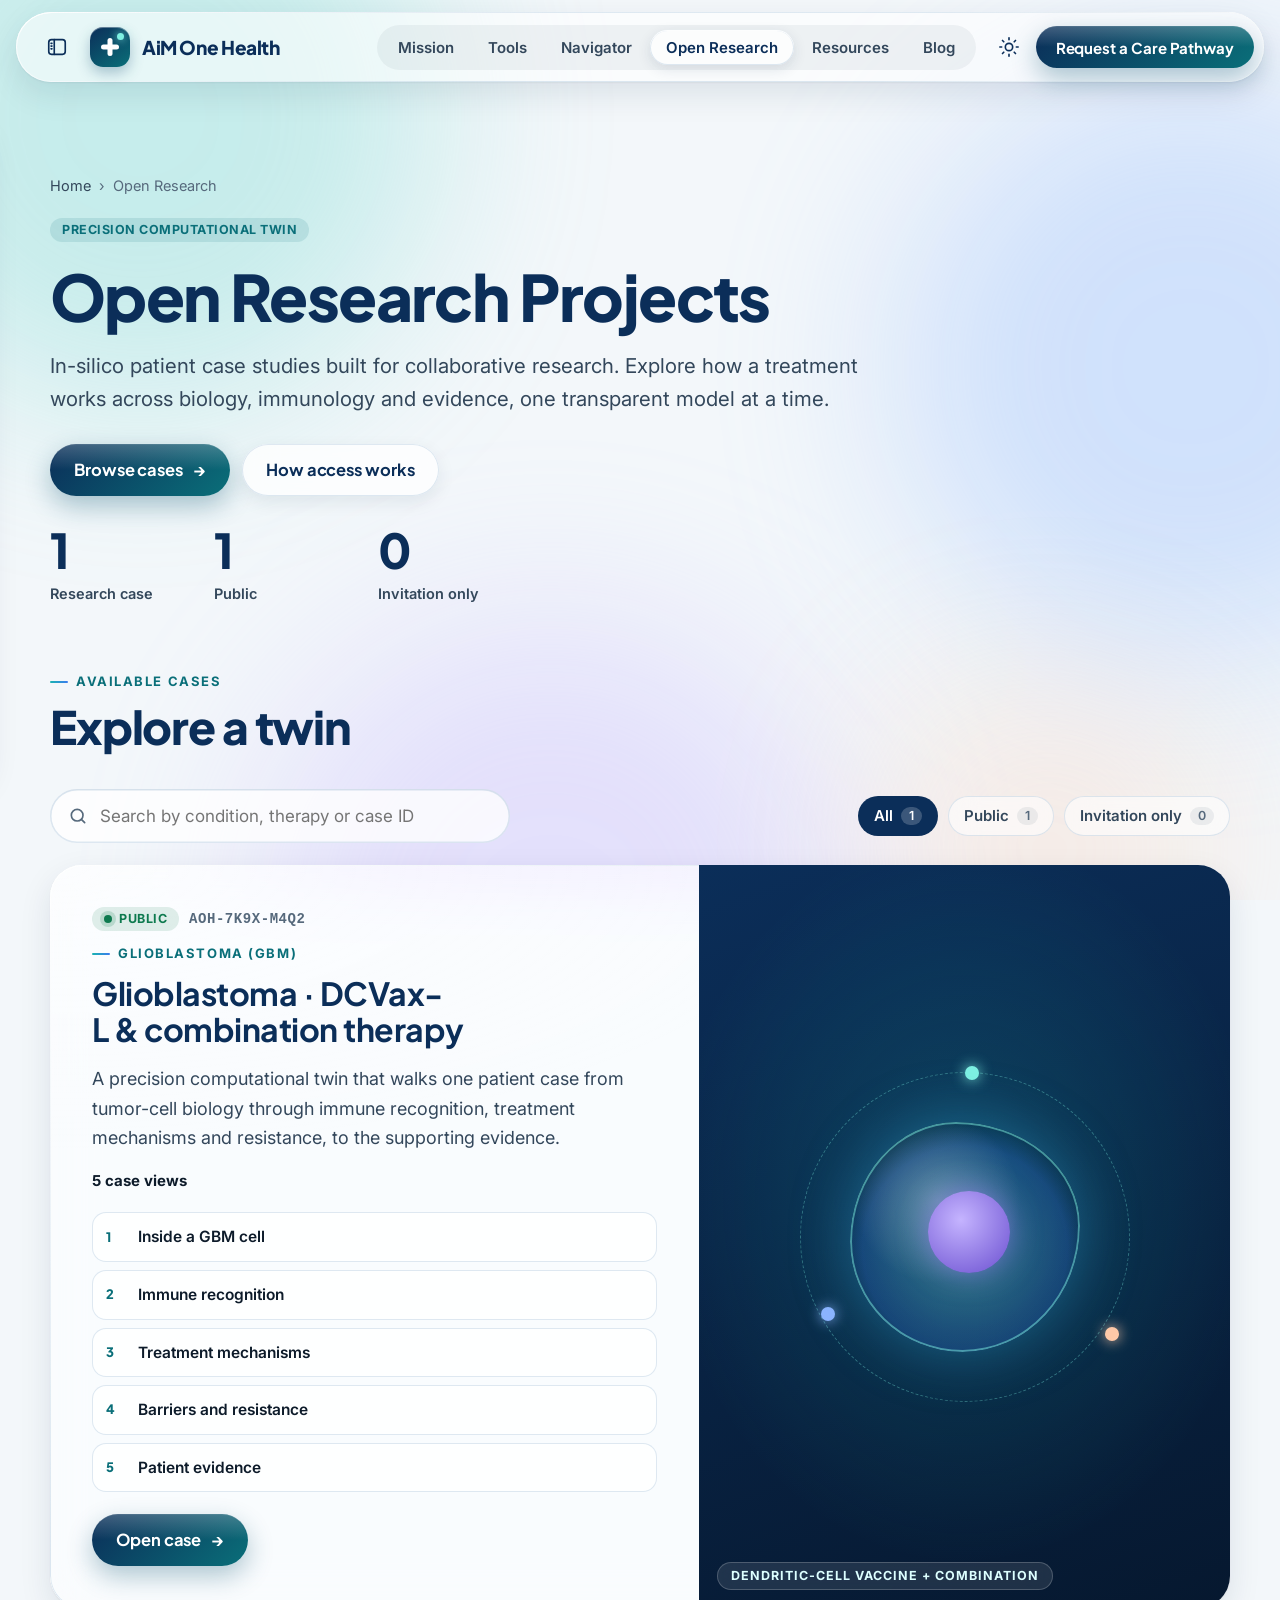
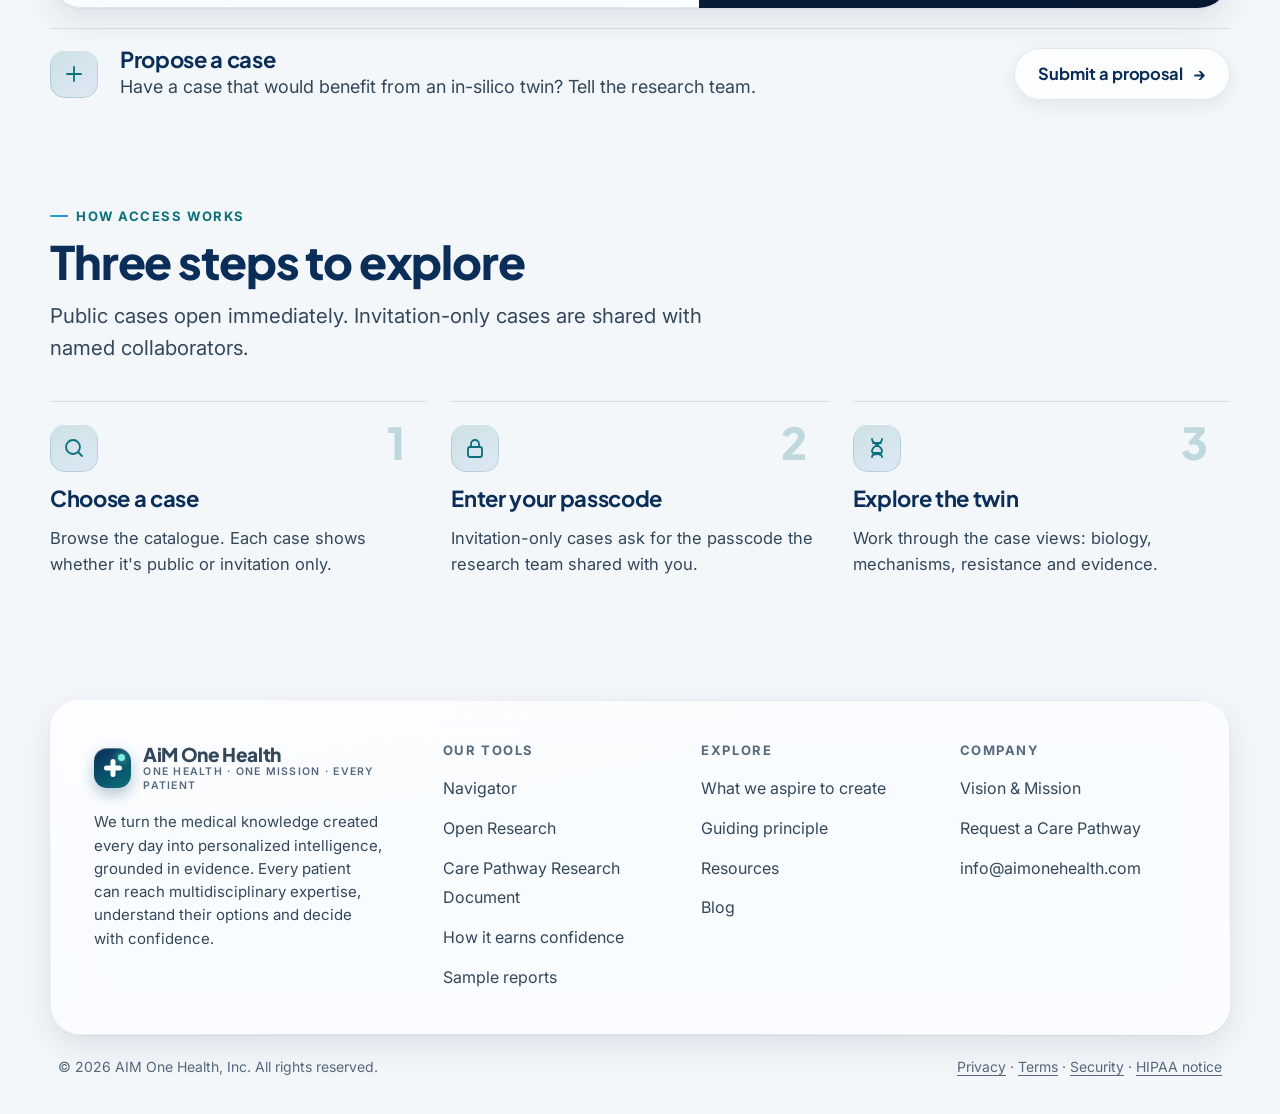
<file: research.html>
<!doctype html>
<html lang="en">
<head>
<meta charset="utf-8">
<meta name="viewport" content="width=device-width, initial-scale=1, viewport-fit=cover">
<link rel="manifest" href="manifest.webmanifest">
<meta name="theme-color" content="#0b2e59">
<meta name="apple-mobile-web-app-capable" content="yes">
<meta name="mobile-web-app-capable" content="yes">
<meta name="apple-mobile-web-app-title" content="AiM">
<meta name="apple-mobile-web-app-status-bar-style" content="default">
<link rel="apple-touch-icon" href="icons/icon-180.png">
<title>Open Research · AiM One Health</title>
<link rel="preconnect" href="https://fonts.googleapis.com"><link rel="preconnect" href="https://fonts.gstatic.com" crossorigin>
<link href="https://fonts.googleapis.com/css2?family=Inter:wght@400;500;600;700&family=Plus+Jakarta+Sans:wght@600;700;800&display=swap" rel="stylesheet">
<link rel="stylesheet" href="site.css">
<script src="flip.js"></script>
<style>.hero-stats{display: flex;flex-wrap: wrap;gap: 14px;margin-top: 30px}.hero-stats .stat{padding: 18px 24px;border-radius: 20px;min-width: 150px}.filters{display: flex;flex-wrap: wrap;gap: 14px;align-items: center;justify-content: space-between;margin-bottom: 22px}.filters .search{flex: 1;min-width: 260px;max-width: 460px}.case{display: grid;grid-template-columns: 1.1fr .9fr;gap: 0;border-radius: 32px;overflow: hidden}.case .info{padding: clamp(26px,3.4vw,42px);display: flex;flex-direction: column;gap: 16px}.case .id{font: 600 14px/1 ui-monospace,'Cascadia Mono',Consolas,monospace;color: var(--ink-3);letter-spacing: .04em}.case h3{font-size: clamp(26px,2.6vw,32px)}.views{display: grid;gap: 8px;margin-top: 4px}.views div{display: flex;align-items: center;gap: 12px;padding: 12px 14px;border-radius: 14px;font-weight: 600;font-size: 15.5px;color: var(--ink);background: var(--glass-strong);box-shadow: inset 0 0 0 1px var(--glass-edge-2)}.views div span{font: 800 13px/1 var(--font-head);color: var(--accent);width: 20px}.twin{position: relative;min-height: 360px;display: grid;place-items: center;overflow: hidden;background: radial-gradient(80% 70% at 50% 45%,rgb(25 179 176 / .22),transparent 70%),linear-gradient(160deg,#0b2e59,#06182f)}.cell{position: relative;width: 230px;height: 230px;border-radius: 46% 54% 51% 49% / 52% 45% 55% 48%;background: radial-gradient(circle at 38% 34%,rgb(255 255 255 / .28),transparent 40%),radial-gradient(circle at 50% 55%,rgb(126 240 226 / .35),rgb(59 124 240 / .25) 60%,transparent 72%);box-shadow: inset 0 0 0 2px rgb(126 240 226 / .5),0 0 60px rgb(59 180 240 / .35);animation: morph 12s ease-in-out infinite alternate}.cell::before{content: '';position: absolute;left: 34%;top: 30%;width: 36%;height: 36%;border-radius: 50%;background: radial-gradient(circle at 40% 35%,#c5b4ff,#6a4fd0);box-shadow: 0 0 30px rgb(160 120 255 / .6)}@keyframes morph{to{border-radius: 54% 46% 45% 55% / 46% 56% 44% 54%;transform: rotate(12deg) scale(1.04)}}.orbit{position: absolute;width: 330px;height: 330px;border-radius: 50%;border: 1px dashed rgb(126 240 226 / .35);animation: spin 40s linear infinite}.orbit i{position: absolute;width: 14px;height: 14px;border-radius: 50%;background: #7ef0e2;box-shadow: 0 0 14px #7ef0e2}.orbit i:nth-child(1){left: 50%;top: -7px}.orbit i:nth-child(2){right: 10px;bottom: 60px;background: #ffc9a8;box-shadow: 0 0 14px #ffc9a8}.orbit i:nth-child(3){left: 20px;bottom: 80px;background: #8db4ff;box-shadow: 0 0 14px #8db4ff}@keyframes spin{to{transform: rotate(360deg)}}.twin .tag{position: absolute;left: 18px;bottom: 18px;padding: 8px 14px;border-radius: 999px;font: 700 12.5px/1 var(--font-body);letter-spacing: .08em;text-transform: uppercase;color: #dff;background: rgb(255 255 255 / .1);-webkit-backdrop-filter: blur(10px);backdrop-filter: blur(10px);box-shadow: inset 0 0 0 1px rgb(255 255 255 / .2)}.propose{display: flex;gap: 22px;align-items: center;padding: 28px;border-radius: 26px}.propose .txt{flex: 1}.access .tile{position: relative;padding-top: 30px}.access .n{position: absolute;right: 22px;top: 18px;font: 800 44px/1 var(--font-head);color: color-mix(in srgb,var(--accent) 22%,transparent)}@media (max-width: 980px){.case{grid-template-columns: 1fr}.twin{min-height: 280px;order: -1}.propose{flex-direction: column;align-items: flex-start}}</style>
</head>
<body data-page="research.html">
<main id="main">
<section class="page-hero">
<div class="wrap">
<nav class="crumbs" aria-label="Breadcrumb"><a href="index.html">Home</a><span>›</span><span>Open Research</span></nav>
<span class="badge" style="margin-top:20px">Precision computational twin</span>
<h1>Open Research Projects</h1>
<p class="lead read">In-silico patient case studies built for collaborative research. Explore how a treatment works across biology, immunology and evidence, one transparent model at a time.</p>
<div style="display:flex;gap:12px;flex-wrap:wrap;margin-top:28px"><a class="btn primary inline" href="#cases">Browse cases <span class="arrow">→</span></a><a class="btn ghost inline" href="#access">How access works</a></div>
<div class="hero-stats">
<div class="stat glass"><b>1</b><span>Research case</span></div>
<div class="stat glass"><b>1</b><span>Public</span></div>
<div class="stat glass"><b>0</b><span>Invitation only</span></div>
</div>
</div>
</section>
<section id="cases" style="padding-top:0">
<div class="wrap">
<div class="sec-head"><span class="eyebrow">Available cases</span><h2>Explore a twin</h2></div>
<div class="filters">
<label class="search"><svg viewBox="0 0 24 24"><circle cx="11" cy="11" r="7"/><path d="M20 20l-4-4"/></svg><input class="input" placeholder="Search by condition, therapy or case ID" aria-label="Search cases"></label>
<div class="chips"><button class="chip on">All <span class="n">1</span></button><button class="chip">Public <span class="n">1</span></button><button class="chip">Invitation only <span class="n">0</span></button></div>
</div>
<article class="case glass bloom reveal">
<div class="info">
<div style="display:flex;gap:10px;flex-wrap:wrap;align-items:center"><span class="badge ok"><span class="dot"></span> Public</span><span class="id">AOH-7K9X-M4Q2</span></div>
<span class="eyebrow">Glioblastoma (GBM)</span>
<h3>Glioblastoma · DCVax-L &amp; combination therapy</h3>
<p class="muted">A precision computational twin that walks one patient case from tumor-cell biology through immune recognition, treatment mechanisms and resistance, to the supporting evidence.</p>
<p class="small" style="font-weight:700;color:var(--ink)">5 case views</p>
<div class="views">
<div><span>1</span>Inside a GBM cell</div>
<div><span>2</span>Immune recognition</div>
<div><span>3</span>Treatment mechanisms</div>
<div><span>4</span>Barriers and resistance</div>
<div><span>5</span>Patient evidence</div>
</div>
<div style="margin-top:6px"><a class="btn primary inline" href="https://openrx.aimonehealth.com">Open case <span class="arrow">→</span></a></div>
</div>
<div class="twin" aria-hidden="true"><div class="orbit"><i></i><i></i><i></i></div><div class="cell"></div><span class="tag">Dendritic-cell vaccine + combination</span></div>
</article>
<div class="propose glass reveal" style="margin-top:20px">
<span class="ico" data-ico="plus"></span>
<div class="txt"><h3>Propose a case</h3><p class="muted">Have a case that would benefit from an in-silico twin? Tell the research team.</p></div>
<a class="btn ghost inline" href="mailto:info@aimonehealth.com">Submit a proposal <span class="arrow">→</span></a>
</div>
</div>
</section>
<section id="access" style="padding-top:0">
<div class="wrap">
<div class="sec-head reveal"><span class="eyebrow">How access works</span><h2>Three steps to explore</h2><p class="lead read">Public cases open immediately. Invitation-only cases are shared with named collaborators.</p></div>
<div class="grid g3 access">
<article class="tile glass lift reveal"><span class="n">1</span><span class="ico" data-ico="search"></span><h3>Choose a case</h3><p>Browse the catalogue. Each case shows whether it's public or invitation only.</p></article>
<article class="tile glass lift reveal"><span class="n">2</span><span class="ico" data-ico="lock"></span><h3>Enter your passcode</h3><p>Invitation-only cases ask for the passcode the research team shared with you.</p></article>
<article class="tile glass lift reveal"><span class="n">3</span><span class="ico" data-ico="dna"></span><h3>Explore the twin</h3><p>Work through the case views: biology, mechanisms, resistance and evidence.</p></article>
</div>
</div>
</section>
</main>
<script src="site.js"></script>
</body>
</html>
</file>
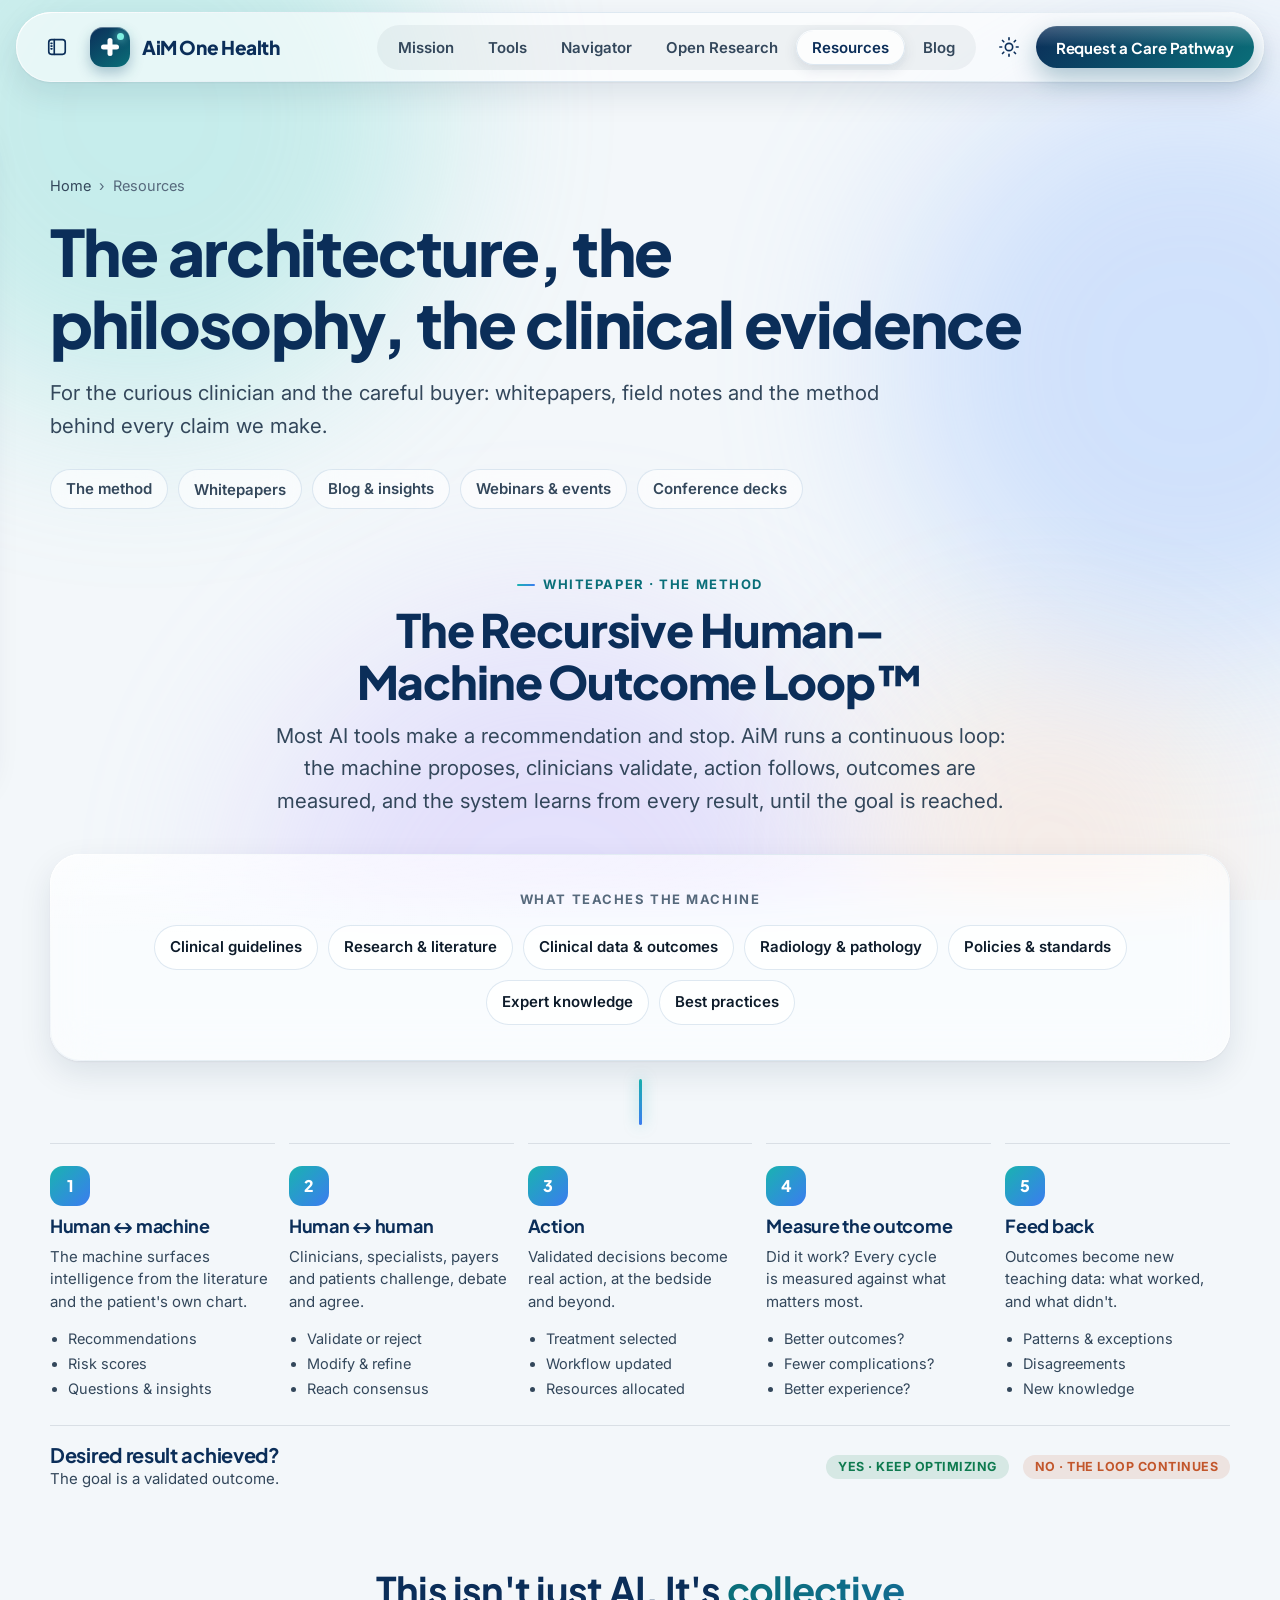
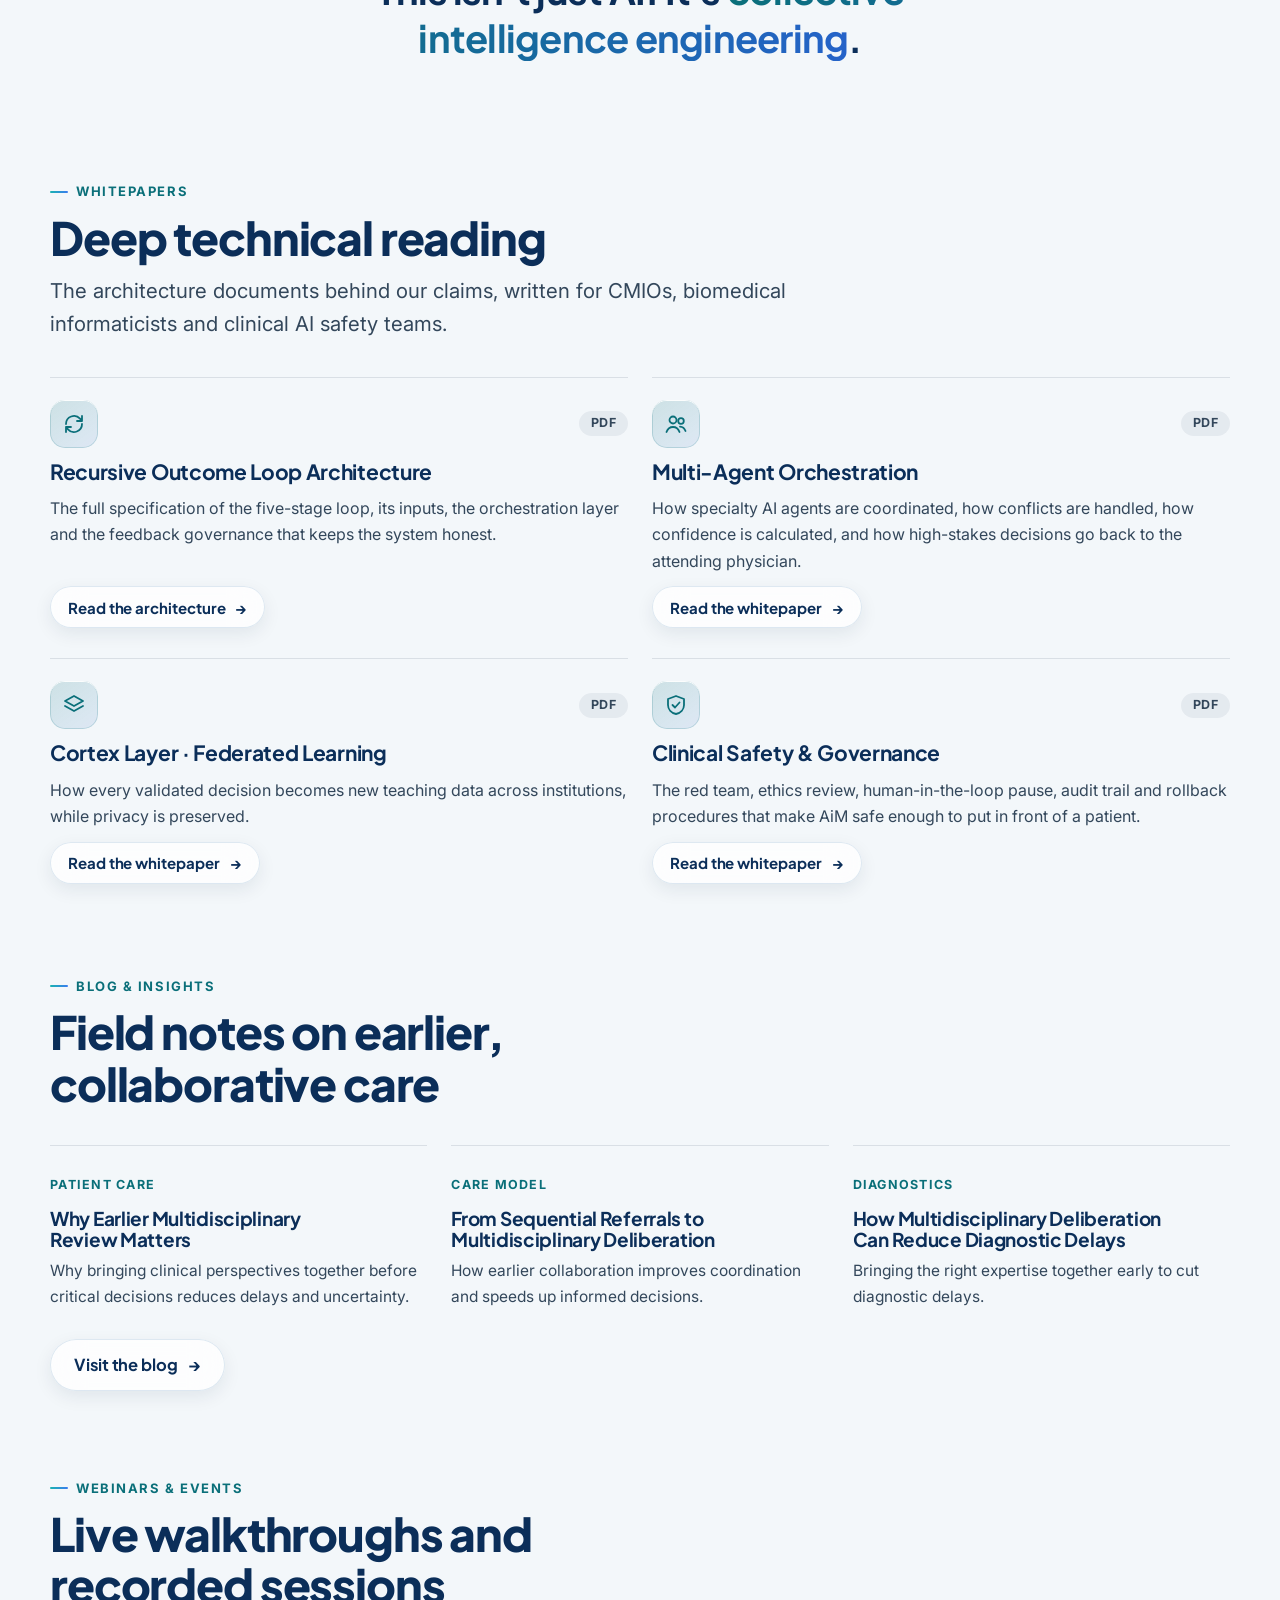
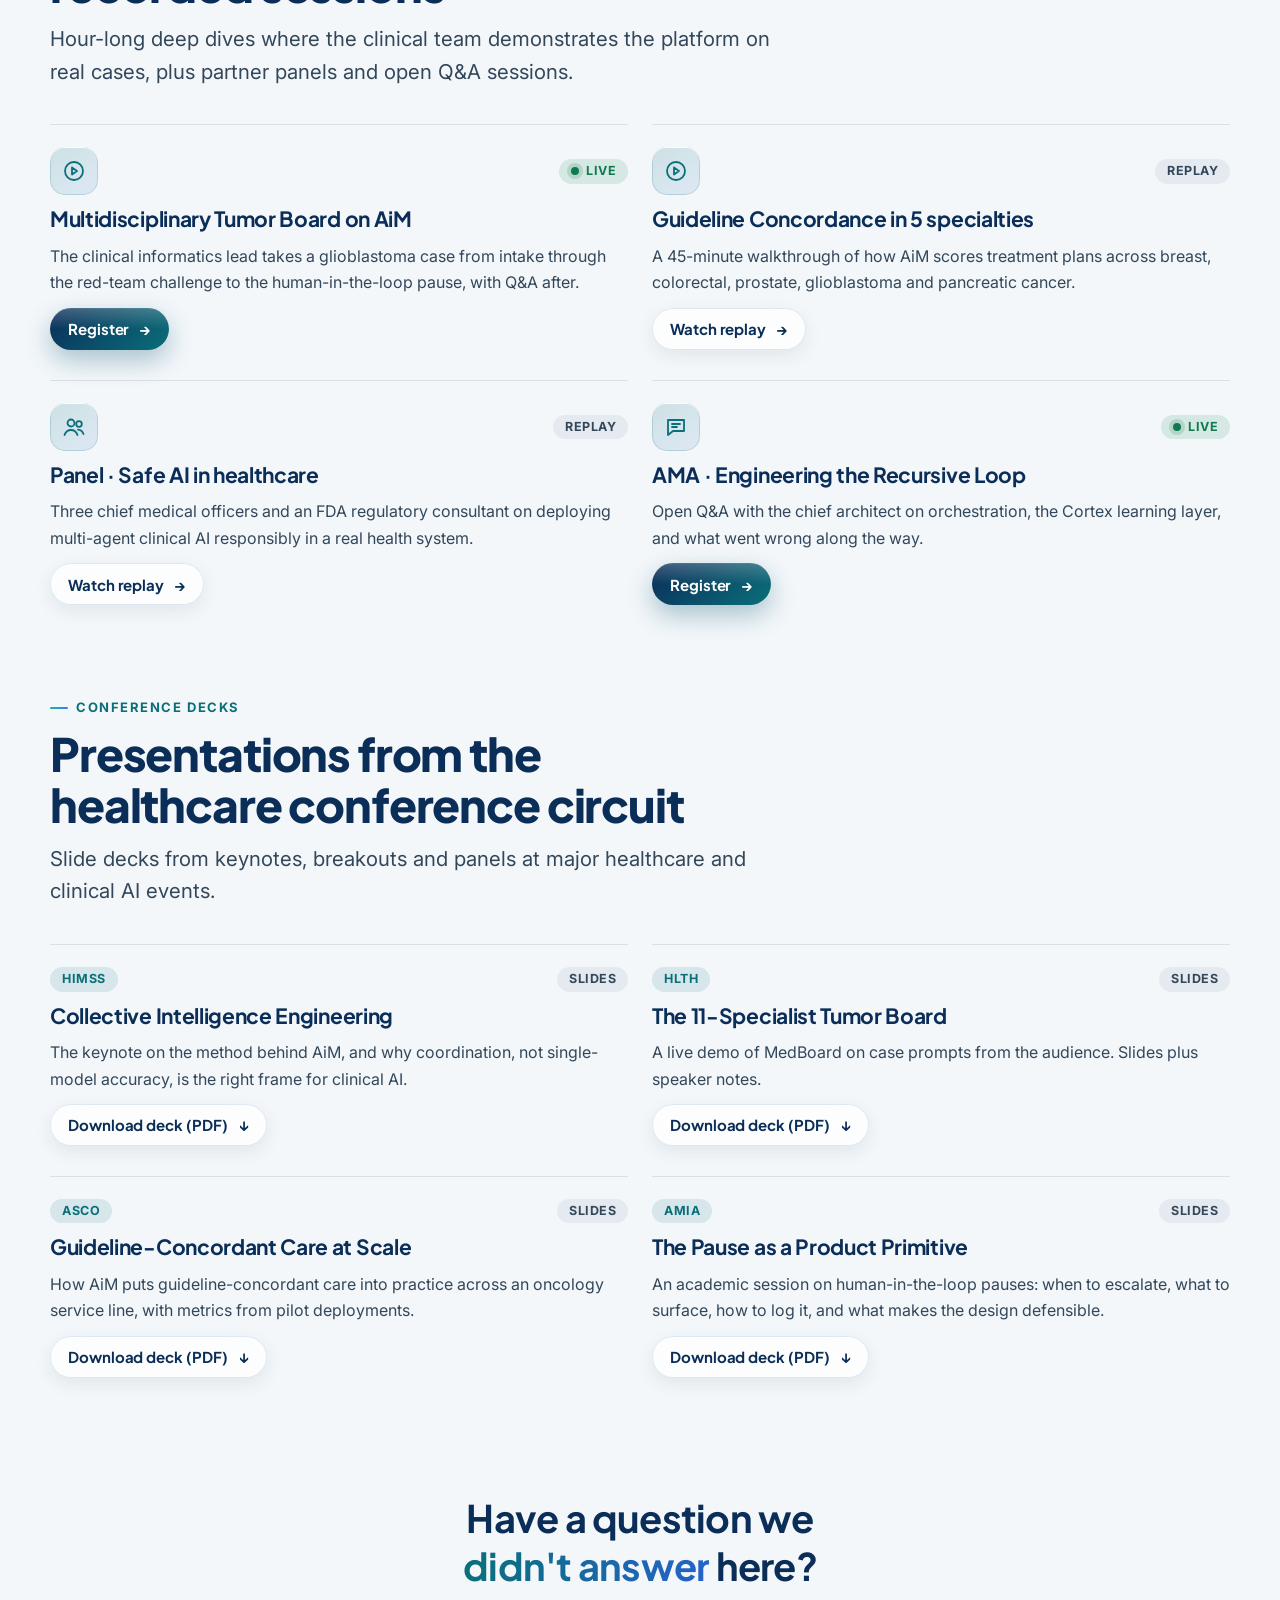
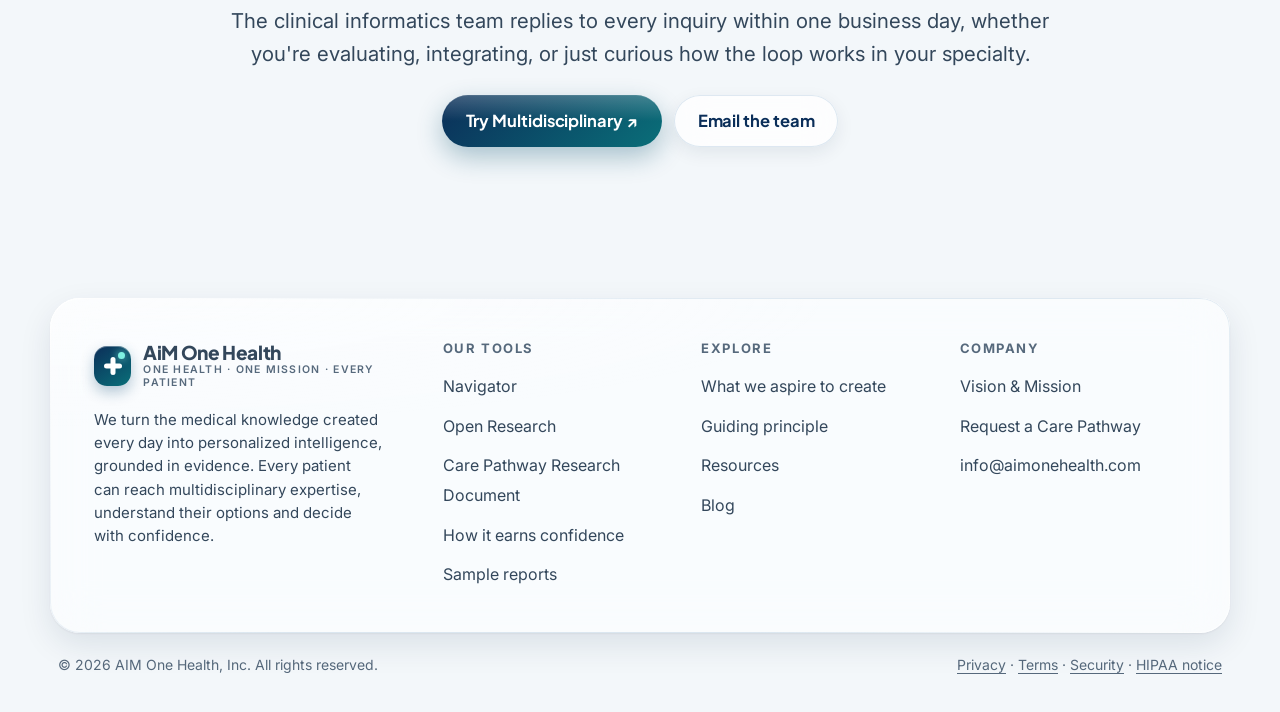
<file: resources.html>
<!doctype html>
<html lang="en">
<head>
<meta charset="utf-8">
<meta name="viewport" content="width=device-width, initial-scale=1, viewport-fit=cover">
<link rel="manifest" href="manifest.webmanifest">
<meta name="theme-color" content="#0b2e59">
<meta name="apple-mobile-web-app-capable" content="yes">
<meta name="mobile-web-app-capable" content="yes">
<meta name="apple-mobile-web-app-title" content="AiM">
<meta name="apple-mobile-web-app-status-bar-style" content="default">
<link rel="apple-touch-icon" href="icons/icon-180.png">
<title>Resources · AiM One Health</title>
<link rel="preconnect" href="https://fonts.googleapis.com"><link rel="preconnect" href="https://fonts.gstatic.com" crossorigin>
<link href="https://fonts.googleapis.com/css2?family=Inter:wght@400;500;600;700&family=Plus+Jakarta+Sans:wght@600;700;800&display=swap" rel="stylesheet">
<link rel="stylesheet" href="site.css">
<script src="flip.js"></script>
<style>.inputs{display: flex;flex-wrap: wrap;gap: 10px;justify-content: center}.inputs span{padding: 10px 16px;border-radius: 999px;font-size: 15px;font-weight: 600;color: var(--ink);background: var(--glass-strong);box-shadow: inset 0 0 0 1px var(--glass-edge-2)}.funnel{width: 3px;height: 46px;margin: 18px auto;border-radius: 3px;background: var(--thread);box-shadow: 0 0 14px rgb(25 179 176 / .5)}.loop-grid{display: grid;grid-template-columns: repeat(5,1fr);gap: 14px}.loop-step{padding: 22px;border-radius: 22px;display: flex;flex-direction: column;gap: 10px}.loop-step .n{width: 40px;height: 40px;border-radius: 13px;display: grid;place-items: center;font: 800 16px/1 var(--font-head);color: #fff;background: linear-gradient(135deg,#19b3b0,#3b7cf0)}.loop-step h3{font-size: 18px}.loop-step p{font-size: 15px;line-height: 1.5;color: var(--ink-2)}.loop-step ul{margin: 4px 0 0;padding-left: 18px;font-size: 14.5px;line-height: 1.7;color: var(--ink-2)}.decision{display: grid;grid-template-columns: 1fr auto auto;gap: 14px;align-items: center;margin-top: 18px;padding: 20px 24px;border-radius: 22px}.decision h3{font-size: 20px}.paper{display: flex;flex-direction: column;gap: 12px;padding: 26px;border-radius: 24px}.paper .top{display: flex;justify-content: space-between;align-items: center}.paper h3{font-size: 21px}.paper p{color: var(--ink-2);font-size: 16px}.paper .btn{align-self: flex-start;margin-top: auto}.teaser{display: block;padding: 24px;border-radius: 22px;text-decoration: none;color: inherit}.teaser .cat{font: 700 12.5px/1 var(--font-body);letter-spacing: .1em;text-transform: uppercase;color: var(--accent)}.teaser h3{font-size: 19px;margin: 10px 0 8px}.teaser p{color: var(--ink-2);font-size: 15.5px}@media (max-width: 1100px){.loop-grid{grid-template-columns: repeat(3,1fr)}}@media (max-width: 760px){.loop-grid{grid-template-columns: 1fr}.decision{grid-template-columns: 1fr}}</style>
</head>
<body data-page="resources.html">
<main id="main">
<section class="page-hero">
<div class="wrap">
<nav class="crumbs" aria-label="Breadcrumb"><a href="index.html">Home</a><span>›</span><span>Resources</span></nav>
<h1>The architecture, the philosophy, the clinical evidence</h1>
<p class="lead read">For the curious clinician and the careful buyer: whitepapers, field notes and the method behind every claim we make.</p>
<div class="chips" style="margin-top:26px"><a class="chip" href="#loop">The method</a><a class="chip" href="#papers">Whitepapers</a><a class="chip" href="#notes">Blog &amp; insights</a><a class="chip" href="#webinars">Webinars &amp; events</a><a class="chip" href="#decks">Conference decks</a></div>
</div>
</section>
<section id="loop" style="padding-top:0">
<div class="wrap">
<div class="sec-head center reveal">
<span class="eyebrow">Whitepaper · The method</span>
<h2>The Recursive Human–Machine Outcome Loop™</h2>
<p class="lead read">Most AI tools make a recommendation and stop. AiM runs a continuous loop: the machine proposes, clinicians validate, action follows, outcomes are measured, and the system learns from every result, until the goal is reached.</p>
</div>
<div class="glass pad bloom reveal center" style="border-radius:30px">
<p class="tiny" style="font-weight:700;letter-spacing:.12em;text-transform:uppercase;margin-bottom:16px">What teaches the machine</p>
<div class="inputs"><span>Clinical guidelines</span><span>Research &amp; literature</span><span>Clinical data &amp; outcomes</span><span>Radiology &amp; pathology</span><span>Policies &amp; standards</span><span>Expert knowledge</span><span>Best practices</span></div>
</div>
<div class="funnel" aria-hidden="true"></div>
<div class="loop-grid">
<article class="loop-step glass reveal"><span class="n">1</span><h3>Human ↔ machine</h3><p>The machine surfaces intelligence from the literature and the patient's own chart.</p><ul><li>Recommendations</li><li>Risk scores</li><li>Questions &amp; insights</li></ul></article>
<article class="loop-step glass reveal"><span class="n">2</span><h3>Human ↔ human</h3><p>Clinicians, specialists, payers and patients challenge, debate and agree.</p><ul><li>Validate or reject</li><li>Modify &amp; refine</li><li>Reach consensus</li></ul></article>
<article class="loop-step glass reveal"><span class="n">3</span><h3>Action</h3><p>Validated decisions become real action, at the bedside and beyond.</p><ul><li>Treatment selected</li><li>Workflow updated</li><li>Resources allocated</li></ul></article>
<article class="loop-step glass reveal"><span class="n">4</span><h3>Measure the outcome</h3><p>Did it work? Every cycle is measured against what matters most.</p><ul><li>Better outcomes?</li><li>Fewer complications?</li><li>Better experience?</li></ul></article>
<article class="loop-step glass bloom reveal"><span class="n">5</span><h3>Feed back</h3><p>Outcomes become new teaching data: what worked, and what didn't.</p><ul><li>Patterns &amp; exceptions</li><li>Disagreements</li><li>New knowledge</li></ul></article>
</div>
<div class="decision glass strong reveal">
<div><h3>Desired result achieved?</h3><p class="small muted">The goal is a validated outcome.</p></div>
<span class="badge ok">Yes · keep optimizing</span>
<span class="badge warm">No · the loop continues</span>
</div>
<div class="statement glass bloom reveal" style="margin-top:24px"><p class="big">This isn't just AI. It's <span class="grad">collective intelligence engineering</span>.</p></div>
</div>
</section>
<section id="papers" style="padding-top:0">
<div class="wrap">
<div class="sec-head reveal"><span class="eyebrow">Whitepapers</span><h2>Deep technical reading</h2><p class="lead read">The architecture documents behind our claims, written for CMIOs, biomedical informaticists and clinical AI safety teams.</p></div>
<div class="grid g2">
<article class="paper glass lift reveal"><div class="top"><span class="ico" data-ico="loop"></span><span class="badge plain">PDF</span></div><h3>Recursive Outcome Loop Architecture</h3><p>The full specification of the five-stage loop, its inputs, the orchestration layer and the feedback governance that keeps the system honest.</p><a class="btn ghost sm inline" href="#loop">Read the architecture <span class="arrow">→</span></a></article>
<article class="paper glass lift reveal"><div class="top"><span class="ico" data-ico="users"></span><span class="badge plain">PDF</span></div><h3>Multi-Agent Orchestration</h3><p>How specialty AI agents are coordinated, how conflicts are handled, how confidence is calculated, and how high-stakes decisions go back to the attending physician.</p><a class="btn ghost sm inline" href="#">Read the whitepaper <span class="arrow">→</span></a></article>
<article class="paper glass lift reveal"><div class="top"><span class="ico" data-ico="layers"></span><span class="badge plain">PDF</span></div><h3>Cortex Layer · Federated Learning</h3><p>How every validated decision becomes new teaching data across institutions, while privacy is preserved.</p><a class="btn ghost sm inline" href="#">Read the whitepaper <span class="arrow">→</span></a></article>
<article class="paper glass lift reveal"><div class="top"><span class="ico" data-ico="shield"></span><span class="badge plain">PDF</span></div><h3>Clinical Safety &amp; Governance</h3><p>The red team, ethics review, human-in-the-loop pause, audit trail and rollback procedures that make AiM safe enough to put in front of a patient.</p><a class="btn ghost sm inline" href="#">Read the whitepaper <span class="arrow">→</span></a></article>
</div>
</div>
</section>
<section id="notes" style="padding-top:0">
<div class="wrap">
<div class="sec-head reveal"><span class="eyebrow">Blog &amp; insights</span><h2>Field notes on earlier, collaborative care</h2></div>
<div class="grid g3">
<a class="teaser glass lift reveal" href="post-earlier-review.html"><span class="cat">Patient care</span><h3>Why Earlier Multidisciplinary Review Matters</h3><p>Why bringing clinical perspectives together before critical decisions reduces delays and uncertainty.</p></a>
<a class="teaser glass lift reveal" href="post-sequential-referrals.html"><span class="cat">Care model</span><h3>From Sequential Referrals to Multidisciplinary Deliberation</h3><p>How earlier collaboration improves coordination and speeds up informed decisions.</p></a>
<a class="teaser glass lift reveal" href="post-diagnostic-delays.html"><span class="cat">Diagnostics</span><h3>How Multidisciplinary Deliberation Can Reduce Diagnostic Delays</h3><p>Bringing the right expertise together early to cut diagnostic delays.</p></a>
</div>
<div style="margin-top:24px"><a class="btn ghost inline" href="blog.html">Visit the blog <span class="arrow">→</span></a></div>
</div>
</section>
<section id="webinars" style="padding-top:0">
<div class="wrap">
<div class="sec-head reveal"><span class="eyebrow">Webinars &amp; events</span><h2>Live walkthroughs and recorded sessions</h2><p class="lead read">Hour-long deep dives where the clinical team demonstrates the platform on real cases, plus partner panels and open Q&amp;A sessions.</p></div>
<div class="grid g2">
<article class="paper glass lift reveal"><div class="top"><span class="ico" data-ico="play"></span><span class="badge ok"><span class="dot"></span> Live</span></div><h3>Multidisciplinary Tumor Board on AiM</h3><p>The clinical informatics lead takes a glioblastoma case from intake through the red-team challenge to the human-in-the-loop pause, with Q&amp;A after.</p><a class="btn primary sm inline" href="#">Register <span class="arrow">→</span></a></article>
<article class="paper glass lift reveal"><div class="top"><span class="ico" data-ico="play"></span><span class="badge plain">Replay</span></div><h3>Guideline Concordance in 5 specialties</h3><p>A 45-minute walkthrough of how AiM scores treatment plans across breast, colorectal, prostate, glioblastoma and pancreatic cancer.</p><a class="btn ghost sm inline" href="#">Watch replay <span class="arrow">→</span></a></article>
<article class="paper glass lift reveal"><div class="top"><span class="ico" data-ico="users"></span><span class="badge plain">Replay</span></div><h3>Panel · Safe AI in healthcare</h3><p>Three chief medical officers and an FDA regulatory consultant on deploying multi-agent clinical AI responsibly in a real health system.</p><a class="btn ghost sm inline" href="#">Watch replay <span class="arrow">→</span></a></article>
<article class="paper glass lift reveal"><div class="top"><span class="ico" data-ico="chat"></span><span class="badge ok"><span class="dot"></span> Live</span></div><h3>AMA · Engineering the Recursive Loop</h3><p>Open Q&amp;A with the chief architect on orchestration, the Cortex learning layer, and what went wrong along the way.</p><a class="btn primary sm inline" href="#">Register <span class="arrow">→</span></a></article>
</div>
</div>
</section>
<section id="decks" style="padding-top:0">
<div class="wrap">
<div class="sec-head reveal"><span class="eyebrow">Conference decks</span><h2>Presentations from the healthcare conference circuit</h2><p class="lead read">Slide decks from keynotes, breakouts and panels at major healthcare and clinical AI events.</p></div>
<div class="grid g2">
<article class="paper glass lift reveal"><div class="top"><span class="badge">HIMSS</span><span class="badge plain">Slides</span></div><h3>Collective Intelligence Engineering</h3><p>The keynote on the method behind AiM, and why coordination, not single-model accuracy, is the right frame for clinical AI.</p><a class="btn ghost sm inline" href="#">Download deck (PDF) <span class="arrow">↓</span></a></article>
<article class="paper glass lift reveal"><div class="top"><span class="badge">HLTH</span><span class="badge plain">Slides</span></div><h3>The 11-Specialist Tumor Board</h3><p>A live demo of MedBoard on case prompts from the audience. Slides plus speaker notes.</p><a class="btn ghost sm inline" href="#">Download deck (PDF) <span class="arrow">↓</span></a></article>
<article class="paper glass lift reveal"><div class="top"><span class="badge">ASCO</span><span class="badge plain">Slides</span></div><h3>Guideline-Concordant Care at Scale</h3><p>How AiM puts guideline-concordant care into practice across an oncology service line, with metrics from pilot deployments.</p><a class="btn ghost sm inline" href="#">Download deck (PDF) <span class="arrow">↓</span></a></article>
<article class="paper glass lift reveal"><div class="top"><span class="badge">AMIA</span><span class="badge plain">Slides</span></div><h3>The Pause as a Product Primitive</h3><p>An academic session on human-in-the-loop pauses: when to escalate, what to surface, how to log it, and what makes the design defensible.</p><a class="btn ghost sm inline" href="#">Download deck (PDF) <span class="arrow">↓</span></a></article>
</div>
</div>
</section>
<section style="padding-top:0">
<div class="wrap"><div class="statement glass bloom reveal"><p class="big">Have a question we <span class="grad">didn't answer</span> here?</p><p class="lead read" style="margin:16px auto 0">The clinical informatics team replies to every inquiry within one business day, whether you're evaluating, integrating, or just curious how the loop works in your specialty.</p><div style="display:flex;gap:12px;justify-content:center;flex-wrap:wrap;margin-top:24px"><a class="btn primary inline" href="https://multidisciplinary.ai">Try Multidisciplinary ↗</a><a class="btn ghost inline" href="mailto:info@aimonehealth.com">Email the team</a></div></div></div>
</section>
</main>
<script src="site.js"></script>
</body>
</html>
</file>
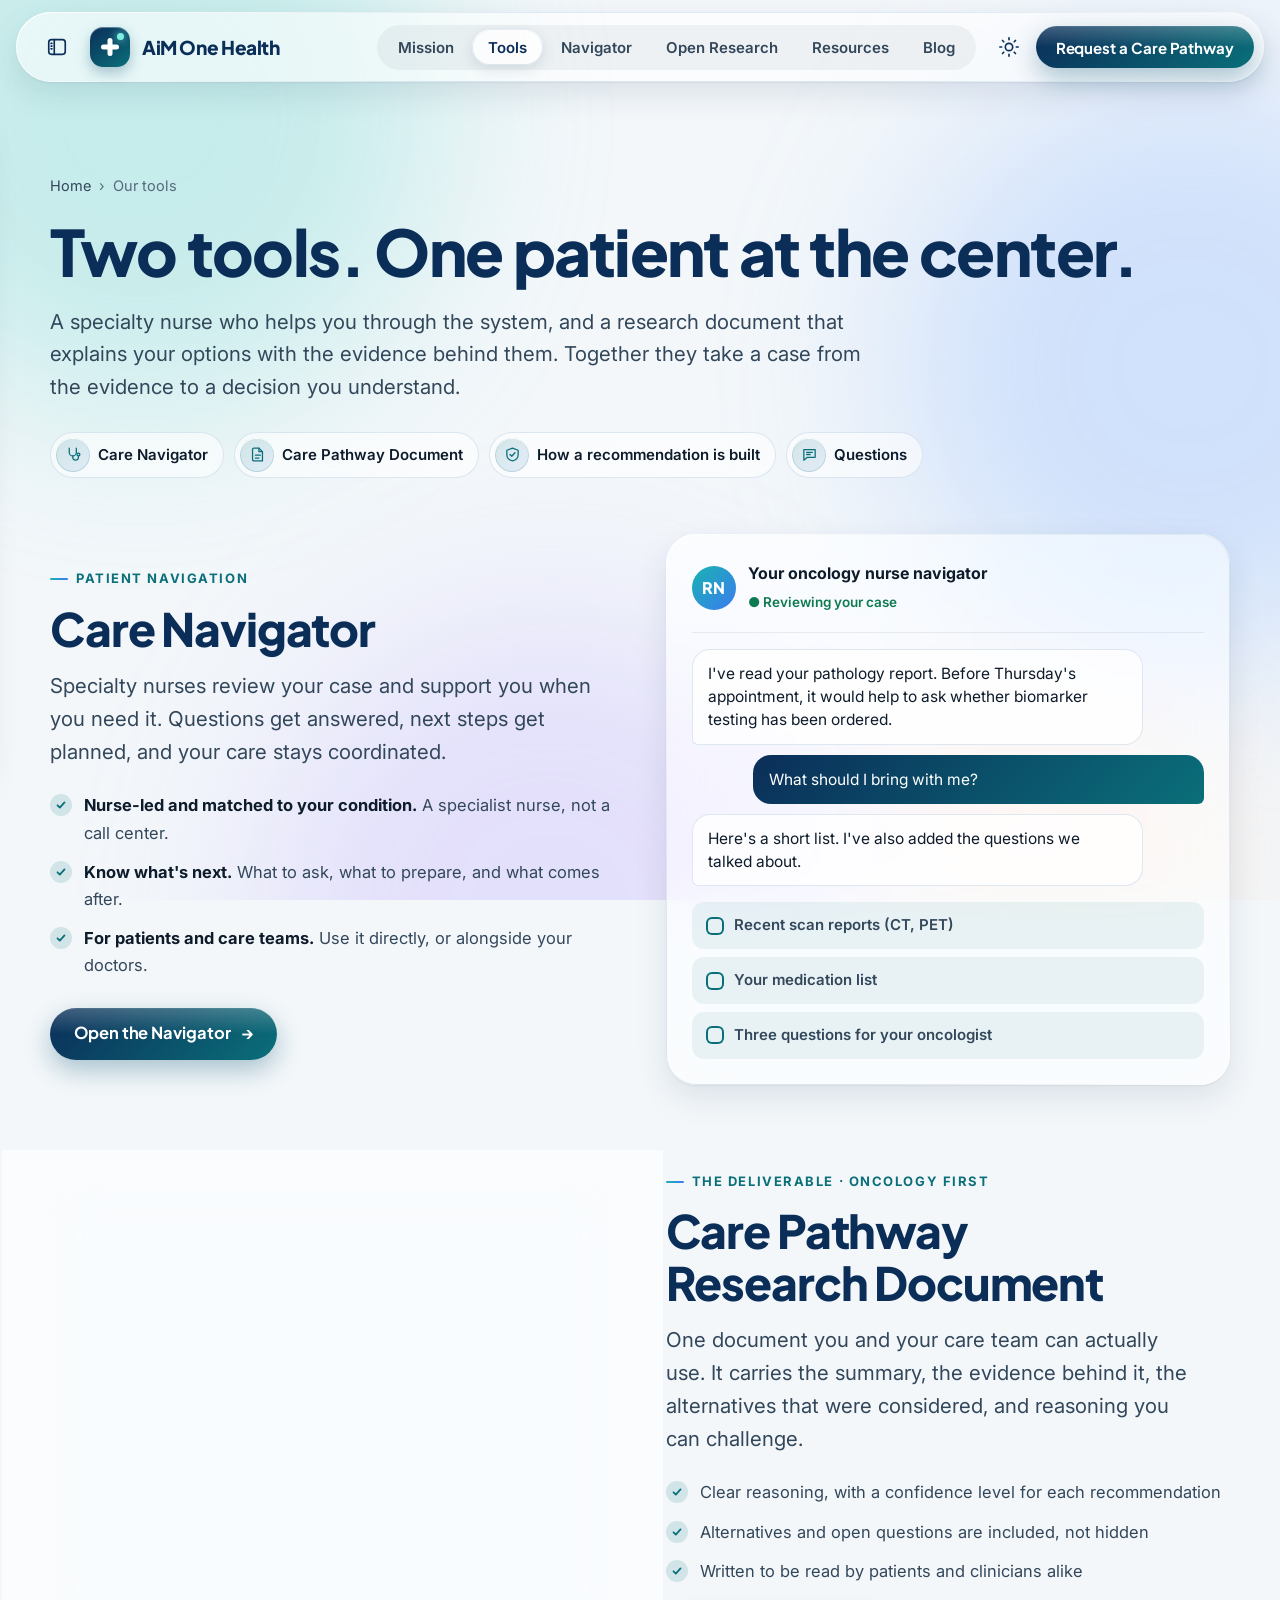
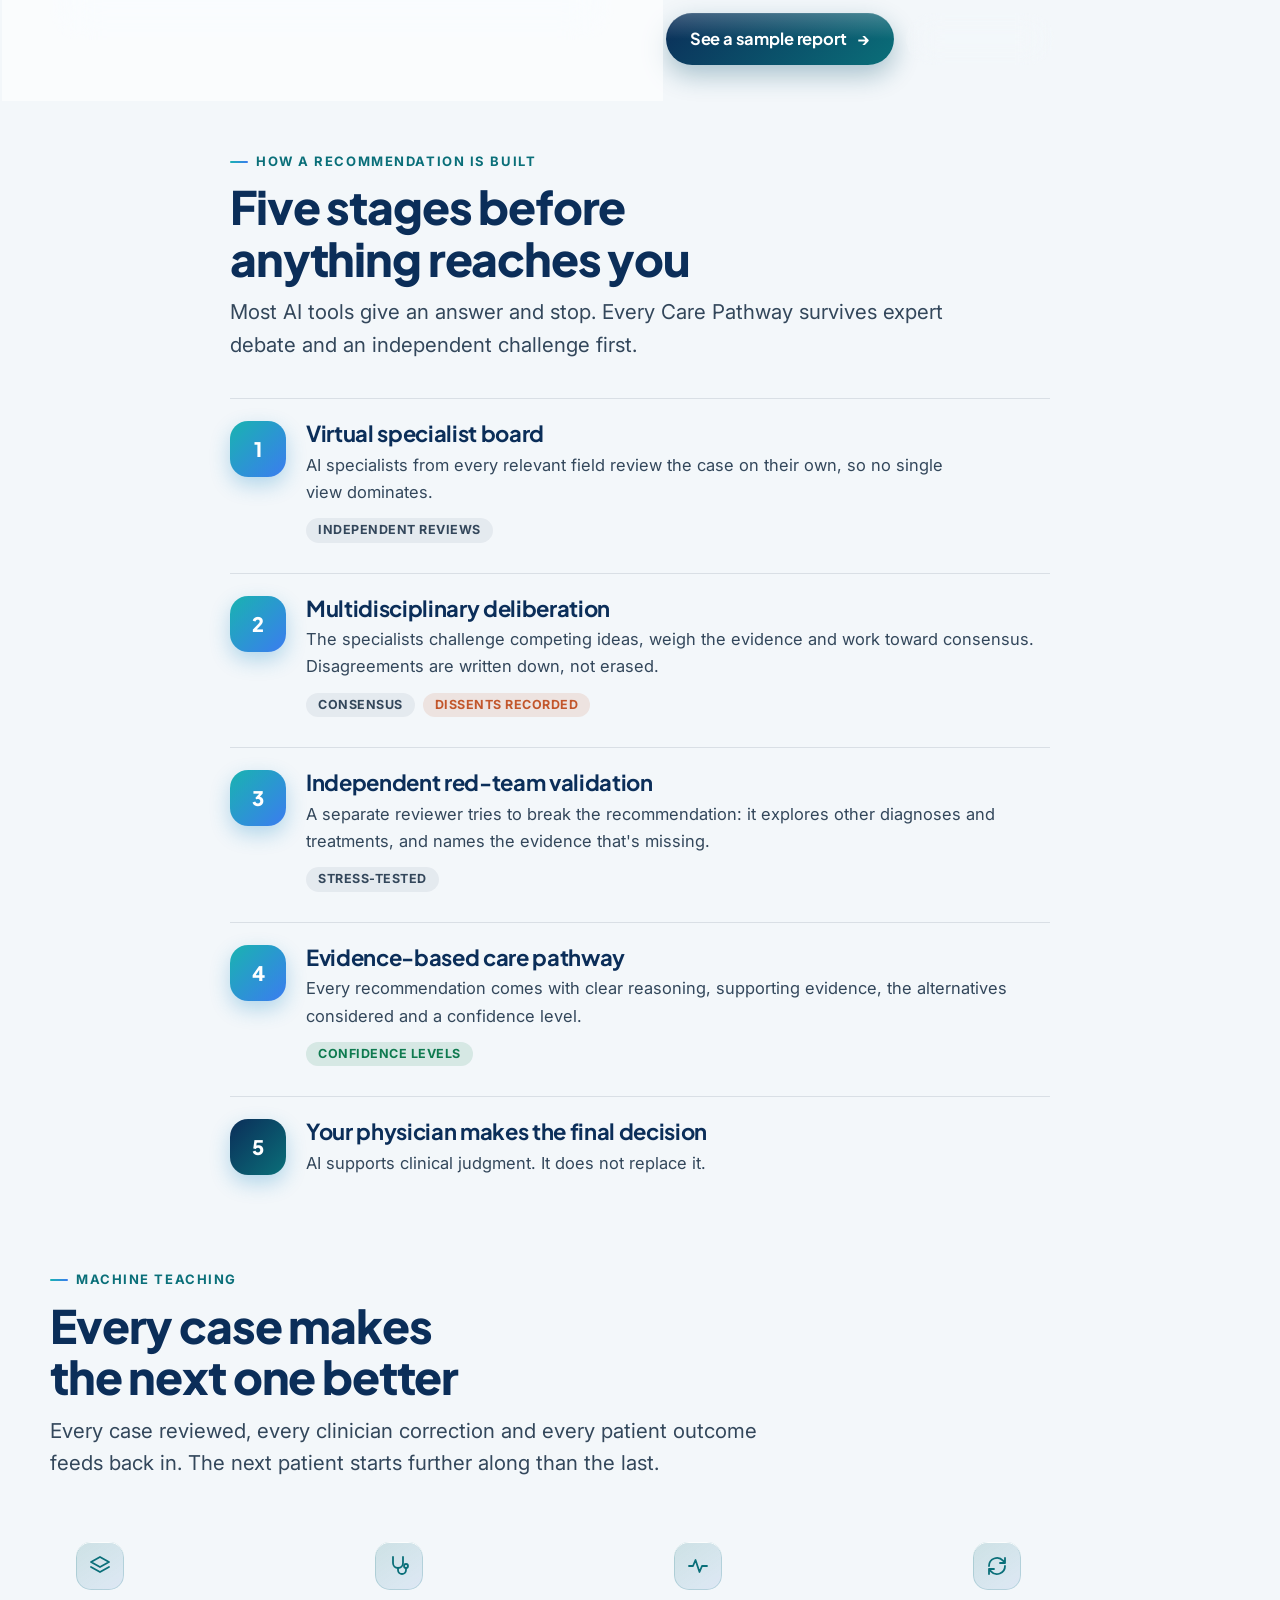
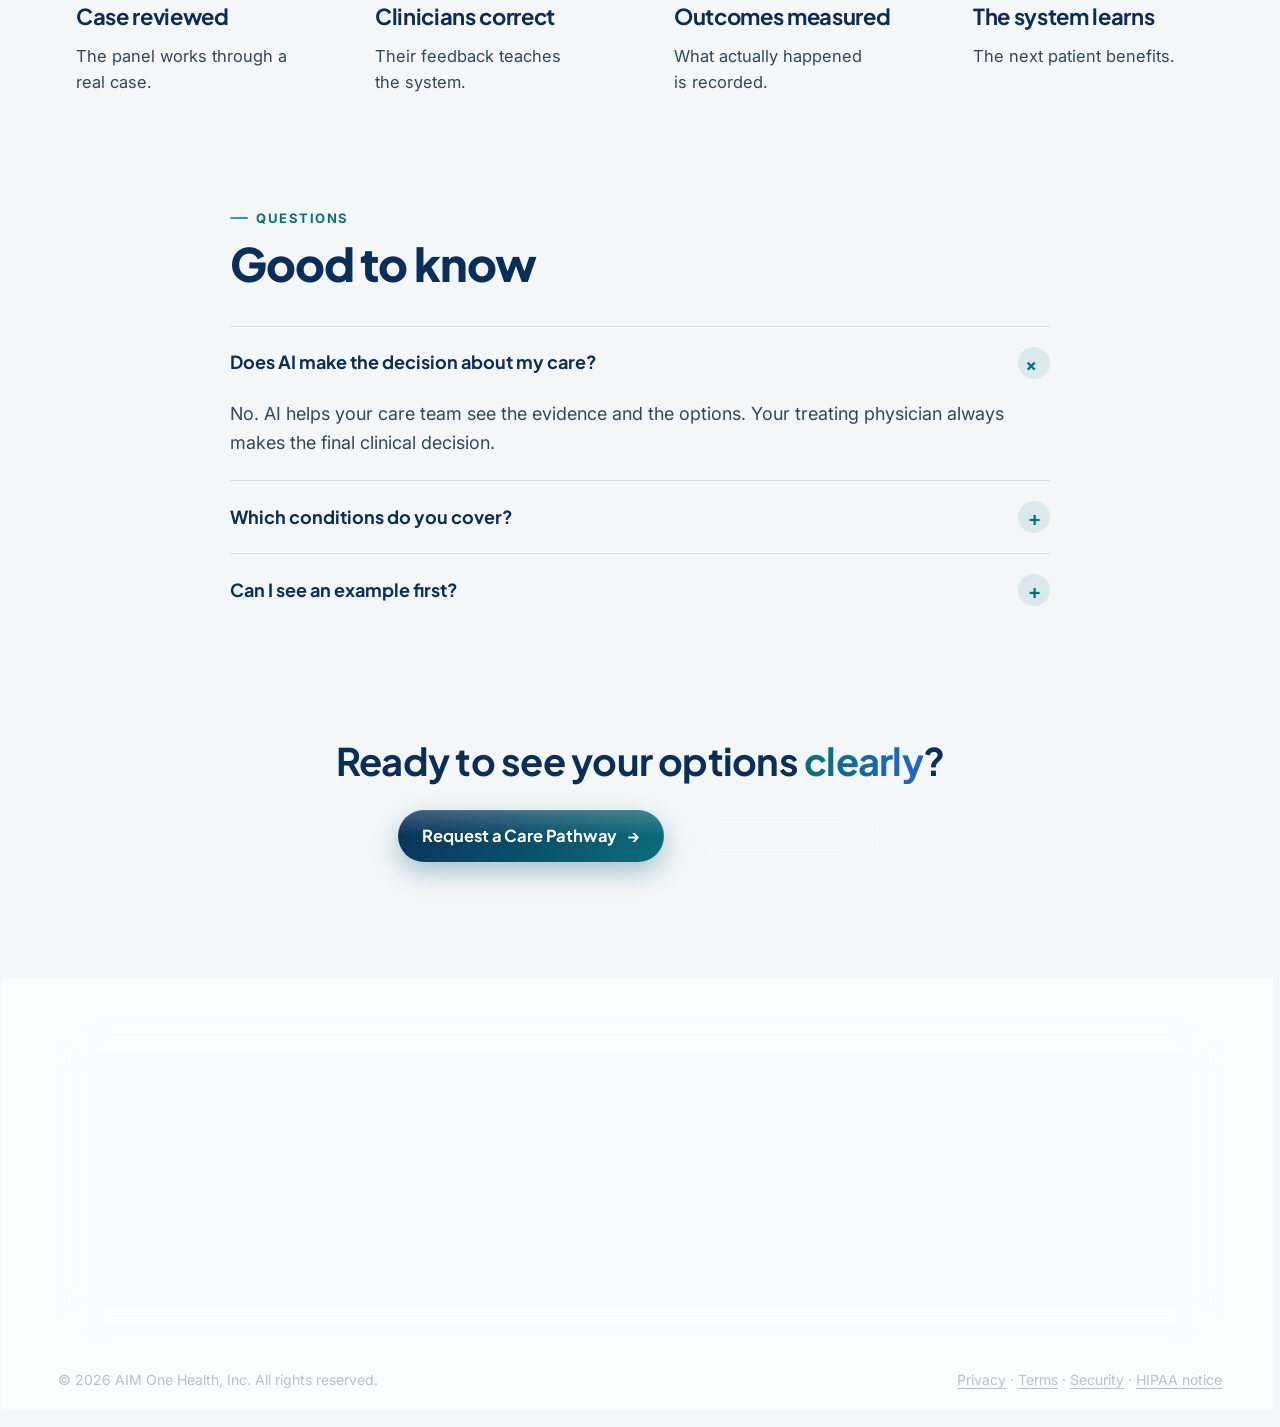
<file: tools.html>
<!doctype html>
<html lang="en">
<head>
<meta charset="utf-8">
<meta name="viewport" content="width=device-width, initial-scale=1, viewport-fit=cover">
<link rel="manifest" href="manifest.webmanifest">
<meta name="theme-color" content="#0b2e59">
<meta name="apple-mobile-web-app-capable" content="yes">
<meta name="mobile-web-app-capable" content="yes">
<meta name="apple-mobile-web-app-title" content="AiM">
<meta name="apple-mobile-web-app-status-bar-style" content="default">
<link rel="apple-touch-icon" href="icons/icon-180.png">
<title>Our tools · AiM One Health</title>
<link rel="preconnect" href="https://fonts.googleapis.com"><link rel="preconnect" href="https://fonts.gstatic.com" crossorigin>
<link href="https://fonts.googleapis.com/css2?family=Inter:wght@400;500;600;700&family=Plus+Jakarta+Sans:wght@600;700;800&display=swap" rel="stylesheet">
<link rel="stylesheet" href="site.css">
<script src="flip.js"></script>
<style>.jump{display: flex;flex-wrap: wrap;gap: 10px;margin-top: 28px}.jump .chip{padding-left: 6px;min-height: 46px;color: var(--ink)}.jump .ico.sm{width: 34px;height: 34px;border-radius: 50%}.jump .ico.sm svg{width: 17px;height: 17px}.tool-row{display: grid;grid-template-columns: 1fr 1fr;gap: clamp(28px,4vw,56px);align-items: center}.tool-row.flip>:first-child{order: 2}.tool-row h2{margin: 14px 0 16px}.panel{padding: 26px;border-radius: 30px}.msg{max-width: 88%;padding: 13px 16px;border-radius: 18px;font-size: 15.5px;line-height: 1.5}.msg + .msg{margin-top: 10px}.msg.them{background: var(--glass-strong);box-shadow: inset 0 0 0 1px var(--glass-edge-2);border-bottom-left-radius: 6px;color: var(--ink)}.msg.me{margin-left: auto;color: #fff;background: linear-gradient(135deg,#0b2e59,#0a6f79);border-bottom-right-radius: 6px}:root[data-theme='night'] .msg.me{color: #03141c;background: linear-gradient(135deg,#7ef0e2,#8db4ff)}.who{display: flex;align-items: center;gap: 12px;padding-bottom: 16px;margin-bottom: 16px;border-bottom: 1px solid rgb(13 40 70 / .08)}:root[data-theme='night'] .who{border-bottom-color: rgb(255 255 255 / .08)}.who b{display: block;font-size: 16px;color: var(--ink)}.who small{font-size: 13.5px;color: var(--ok);font-weight: 600}.avatar{width: 44px;height: 44px;border-radius: 50%;display: grid;place-items: center;font: 800 16px/1 var(--font-head);color: #fff;background: linear-gradient(135deg,#19b3b0,#3b7cf0)}.todo{margin-top: 16px;display: grid;gap: 8px}.todo div{display: flex;align-items: center;gap: 10px;padding: 11px 14px;border-radius: 12px;font-size: 15px;font-weight: 600;color: var(--ink-2);background: color-mix(in srgb,var(--accent) 7%,transparent)}.todo div::before{content: '';flex: none;width: 18px;height: 18px;border-radius: 6px;box-shadow: inset 0 0 0 2px var(--accent)}.toc{display: grid;gap: 8px;margin-top: 18px}.toc a{display: flex;align-items: center;gap: 14px;padding: 13px 16px;border-radius: 14px;text-decoration: none;color: var(--ink);font-weight: 600;font-size: 16px;background: var(--glass-strong);box-shadow: inset 0 0 0 1px var(--glass-edge-2);transition: transform .2s}.toc a:hover{transform: translateX(4px)}.toc a span{font: 800 13px/1 var(--font-head);color: var(--accent);width: 22px}.stage-card{display: grid;grid-template-columns: auto 1fr;gap: 20px;padding: 26px;border-radius: 24px}.stage-card .n{width: 56px;height: 56px;border-radius: 18px;display: grid;place-items: center;font: 800 20px/1 var(--font-head);color: #fff;background: linear-gradient(135deg,#19b3b0,#3b7cf0);box-shadow: 0 8px 20px rgb(30 140 200 / .3)}.stage-card.final .n{background: linear-gradient(135deg,#0b2e59,#0a6f79)}.stage-card h3{margin-bottom: 6px}.stage-card p{color: var(--ink-2);font-size: 16.5px}.stage-card .out{margin-top: 12px;display: flex;flex-wrap: wrap;gap: 8px}.loop{display: grid;grid-template-columns: repeat(4,1fr);gap: 16px}.loop .tile{position: relative}.loop .tile:not(:last-child)::after{content: '→';position: absolute;right: -14px;top: 50%;transform: translateY(-50%);font-size: 20px;color: var(--accent);z-index: 2}details{border-radius: 18px;padding: 0 24px}details + details{margin-top: 12px}summary{list-style: none;cursor: pointer;display: flex;justify-content: space-between;align-items: center;gap: 16px;padding: 20px 0;font: 700 18px/1.35 var(--font-head);color: var(--brand)}summary::-webkit-details-marker{display: none}summary::after{content: '+';flex: none;width: 32px;height: 32px;border-radius: 50%;display: grid;place-items: center;font-size: 20px;color: var(--accent);background: color-mix(in srgb,var(--accent) 10%,transparent);transition: transform .3s}details[open] summary::after{transform: rotate(45deg)}details p{padding-bottom: 22px;color: var(--ink-2)}@media (max-width: 980px){.tool-row{grid-template-columns: 1fr}.tool-row.flip>:first-child{order: 0}.loop{grid-template-columns: 1fr 1fr}.loop .tile::after{display: none}}@media (max-width: 640px){.loop{grid-template-columns: 1fr}.stage-card{grid-template-columns: 1fr}}</style>
</head>
<body data-page="tools.html">
<main id="main">
<section class="page-hero">
<div class="wrap">
<nav class="crumbs" aria-label="Breadcrumb"><a href="index.html">Home</a><span>›</span><span>Our tools</span></nav>
<h1>Two tools. One patient at the center.</h1>
<p class="lead read">A specialty nurse who helps you through the system, and a research document that explains your options with the evidence behind them. Together they take a case from the evidence to a decision you understand.</p>
<div class="jump">
<a class="chip" href="#navigator"><span class="ico sm" data-ico="stethoscope"></span>Care Navigator</a>
<a class="chip" href="#document"><span class="ico sm" data-ico="doc"></span>Care Pathway Document</a>
<a class="chip" href="#how"><span class="ico sm" data-ico="shield"></span>How a recommendation is built</a>
<a class="chip" href="#faq"><span class="ico sm" data-ico="chat"></span>Questions</a>
</div>
</div>
</section>
<section id="navigator" style="padding-top:0">
<div class="wrap tool-row">
<div class="reveal">
<span class="eyebrow">Patient navigation</span>
<h2>Care Navigator</h2>
<p class="lead">Specialty nurses review your case and support you when you need it. Questions get answered, next steps get planned, and your care stays coordinated.</p>
<ul class="checks" style="margin-top:24px">
<li><span><b style="color:var(--ink)">Nurse-led and matched to your condition.</b> A specialist nurse, not a call center.</span></li>
<li><span><b style="color:var(--ink)">Know what's next.</b> What to ask, what to prepare, and what comes after.</span></li>
<li><span><b style="color:var(--ink)">For patients and care teams.</b> Use it directly, or alongside your doctors.</span></li>
</ul>
<div style="margin-top:28px"><a class="btn primary inline" href="navigator.html">Open the Navigator <span class="arrow">→</span></a></div>
</div>
<div class="panel glass bloom reveal" aria-label="Example conversation with a nurse navigator">
<div class="who"><span class="avatar">RN</span><div><b>Your oncology nurse navigator</b><small>● Reviewing your case</small></div></div>
<div class="msg them">I've read your pathology report. Before Thursday's appointment, it would help to ask whether biomarker testing has been ordered.</div>
<div class="msg me">What should I bring with me?</div>
<div class="msg them">Here's a short list. I've also added the questions we talked about.</div>
<div class="todo"><div>Recent scan reports (CT, PET)</div><div>Your medication list</div><div>Three questions for your oncologist</div></div>
</div>
</div>
</section>
<section id="document" style="padding-top:0">
<div class="wrap tool-row flip">
<div class="reveal">
<span class="eyebrow">The deliverable · Oncology first</span>
<h2>Care Pathway Research Document</h2>
<p class="lead">One document you and your care team can actually use. It carries the summary, the evidence behind it, the alternatives that were considered, and reasoning you can challenge.</p>
<ul class="checks" style="margin-top:24px">
<li>Clear reasoning, with a confidence level for each recommendation</li>
<li>Alternatives and open questions are included, not hidden</li>
<li>Written to be read by patients and clinicians alike</li>
</ul>
<div style="margin-top:28px;display:flex;gap:12px;flex-wrap:wrap"><a class="btn primary inline" href="report.html">See a sample report <span class="arrow">→</span></a><a class="btn ghost inline" href="request.html">Request one</a></div>
</div>
<div class="panel glass bloom reveal">
<span class="badge"><span class="dot"></span> What's inside</span>
<div class="toc">
<a href="report.html#summary"><span>01</span>Executive clinical summary</a>
<a href="report.html#evidence"><span>02</span>Evidence synthesis, with citations</a>
<a href="report.html#deliberation"><span>03</span>Multidisciplinary deliberation</a>
<a href="report.html#redteam"><span>04</span>Red-team challenge</a>
<a href="report.html#trials"><span>05</span>Clinical trial matching</a>
<a href="report.html#confidence"><span>06</span>Confidence and uncertainty</a>
</div>
</div>
</div>
</section>
<section id="how" style="padding-top:0">
<div class="narrow">
<div class="sec-head reveal">
<span class="eyebrow">How a recommendation is built</span>
<h2>Five stages before anything reaches you</h2>
<p class="lead">Most AI tools give an answer and stop. Every Care Pathway survives expert debate and an independent challenge first.</p>
</div>
<div class="grid">
<article class="stage-card glass reveal"><span class="n">1</span><div><h3>Virtual specialist board</h3><p>AI specialists from every relevant field review the case on their own, so no single view dominates.</p><div class="out"><span class="badge plain">Independent reviews</span></div></div></article>
<article class="stage-card glass reveal"><span class="n">2</span><div><h3>Multidisciplinary deliberation</h3><p>The specialists challenge competing ideas, weigh the evidence and work toward consensus. Disagreements are written down, not erased.</p><div class="out"><span class="badge plain">Consensus</span><span class="badge warm">Dissents recorded</span></div></div></article>
<article class="stage-card glass reveal"><span class="n">3</span><div><h3>Independent red-team validation</h3><p>A separate reviewer tries to break the recommendation: it explores other diagnoses and treatments, and names the evidence that's missing.</p><div class="out"><span class="badge plain">Stress-tested</span></div></div></article>
<article class="stage-card glass reveal"><span class="n">4</span><div><h3>Evidence-based care pathway</h3><p>Every recommendation comes with clear reasoning, supporting evidence, the alternatives considered and a confidence level.</p><div class="out"><span class="badge ok">Confidence levels</span></div></div></article>
<article class="stage-card final glass bloom reveal"><span class="n">5</span><div><h3>Your physician makes the final decision</h3><p>AI supports clinical judgment. It does not replace it.</p></div></article>
</div>
</div>
</section>
<section style="padding-top:0">
<div class="wrap">
<div class="sec-head reveal">
<span class="eyebrow">Machine teaching</span>
<h2>Every case makes the next one better</h2>
<p class="lead read">Every case reviewed, every clinician correction and every patient outcome feeds back in. The next patient starts further along than the last.</p>
</div>
<div class="loop">
<div class="tile glass reveal"><span class="ico" data-ico="layers"></span><h3>Case reviewed</h3><p>The panel works through a real case.</p></div>
<div class="tile glass reveal"><span class="ico" data-ico="stethoscope"></span><h3>Clinicians correct</h3><p>Their feedback teaches the system.</p></div>
<div class="tile glass reveal"><span class="ico" data-ico="pulse"></span><h3>Outcomes measured</h3><p>What actually happened is recorded.</p></div>
<div class="tile glass bloom reveal"><span class="ico" data-ico="loop"></span><h3>The system learns</h3><p>The next patient benefits.</p></div>
</div>
</div>
</section>
<section id="faq" style="padding-top:0">
<div class="narrow">
<div class="sec-head reveal"><span class="eyebrow">Questions</span><h2>Good to know</h2></div>
<details class="glass reveal" open><summary>Does AI make the decision about my care?</summary><p>No. AI helps your care team see the evidence and the options. Your treating physician always makes the final clinical decision.</p></details>
<details class="glass reveal"><summary>Which conditions do you cover?</summary><p>Oncology is our first specialty. Additional specialties are coming soon.</p></details>
<details class="glass reveal"><summary>Can I see an example first?</summary><p>Yes. Our <a href="report.html">sample report</a> uses a synthetic case, so you can see exactly what you'd receive.</p></details>
</div>
</section>
<section style="padding-top:0">
<div class="wrap"><div class="statement glass bloom reveal"><p class="big">Ready to see your options <span class="grad">clearly</span>?</p><div style="display:flex;gap:12px;justify-content:center;flex-wrap:wrap;margin-top:26px"><a class="btn primary" href="request.html">Request a Care Pathway <span class="arrow">→</span></a><a class="btn ghost" href="report.html">See a sample report</a></div></div></div>
</section>
</main>
<script src="site.js"></script>
</body>
</html>
</file>
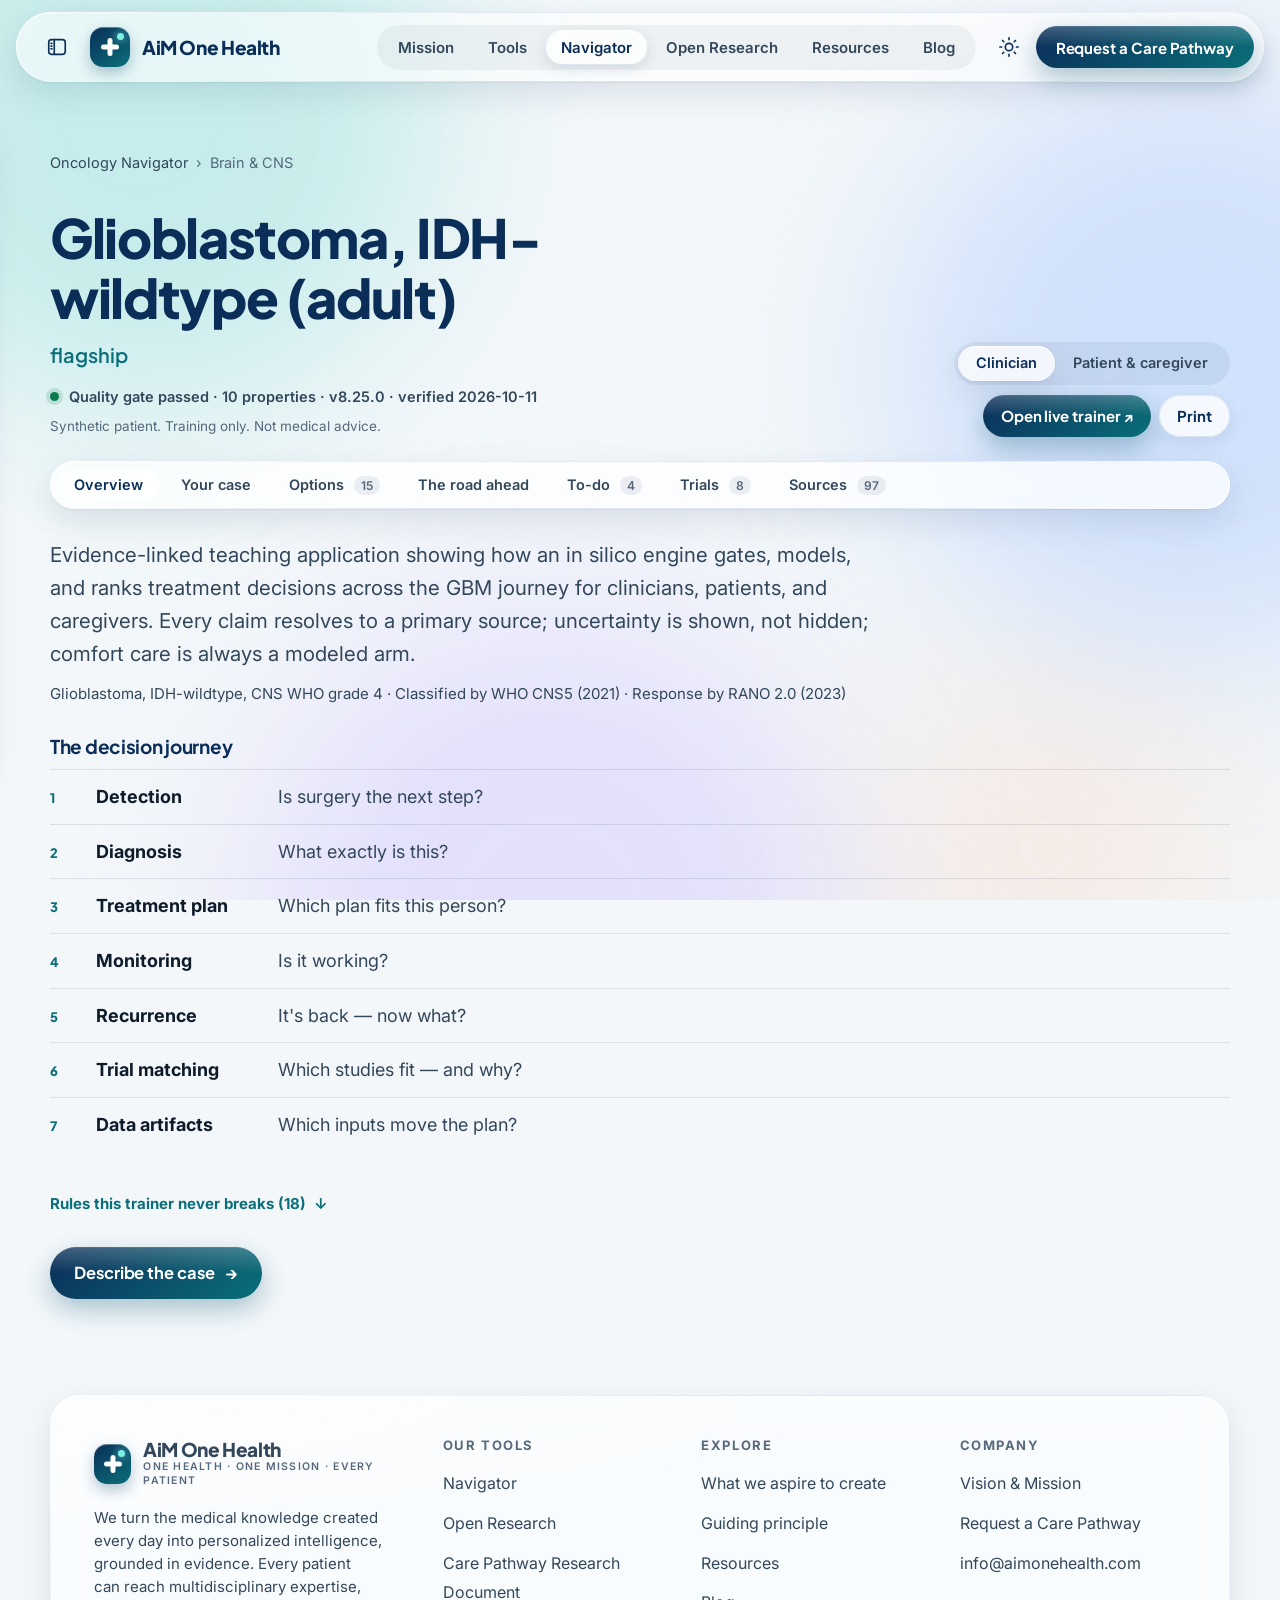
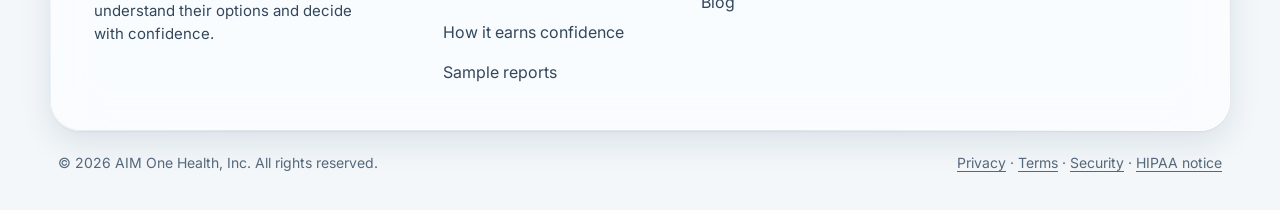
<file: trainer.html>
<!doctype html>
<html lang="en">
<head>
<meta charset="utf-8">
<meta name="viewport" content="width=device-width, initial-scale=1, viewport-fit=cover">
<link rel="manifest" href="manifest.webmanifest">
<meta name="theme-color" content="#0b2e59">
<meta name="apple-mobile-web-app-capable" content="yes">
<meta name="mobile-web-app-capable" content="yes">
<meta name="apple-mobile-web-app-title" content="AiM">
<meta name="apple-mobile-web-app-status-bar-style" content="default">
<link rel="apple-touch-icon" href="icons/icon-180.png">
<title>Trainer · Oncology Navigator · AiM One Health</title>
<link rel="preconnect" href="https://fonts.googleapis.com"><link rel="preconnect" href="https://fonts.gstatic.com" crossorigin>
<link href="https://fonts.googleapis.com/css2?family=Inter:wght@400;500;600;700&family=Plus+Jakarta+Sans:wght@600;700;800&display=swap" rel="stylesheet">
<link rel="stylesheet" href="site.css">
<script src="flip.js"></script>
<script src="alerts.js"></script>
<link rel="stylesheet" href="howto.css">
<script src="howto.js"></script>
<style>.t-hero{padding: clamp(44px,6vw,80px) 0 24px}.t-hero h1{font-size: clamp(32px,4.6vw,54px);margin: 14px 0 12px;max-width: 24ch}.t-theme{font: 600 clamp(17px,1.6vw,20px)/1.45 var(--font-head);color: var(--accent)}.t-meta{display: flex;flex-wrap: wrap;gap: 8px;margin-top: 18px}.t-meta .badge{max-width: 100%;white-space: normal;line-height: 1.35;overflow-wrap: anywhere}.t-meta .badge.std{text-transform: none;letter-spacing: 0;font-weight: 600}.t-top{display: grid;grid-template-columns: minmax(0,1fr) auto;gap: 24px;align-items: end}.t-actions{display: flex;flex-wrap: wrap;gap: 10px}.viewsw{display: inline-flex;padding: 4px;border-radius: 999px;background: rgb(13 40 70 / .06)}:root[data-theme='night'] .viewsw{background: rgb(255 255 255 / .06)}.viewsw button{border: 0;cursor: pointer;padding: 10px 18px;border-radius: 999px;font: 600 14.5px/1 var(--font-body);color: var(--ink-2);background: transparent}.viewsw button.on{background: var(--glass-strong);color: var(--brand);box-shadow: var(--shadow),inset 0 1px 0 var(--glass-edge-1)}.t-sec{padding: 0 0 clamp(36px,5vw,56px);scroll-margin-top: 90px}.t-sec>h2{font-size: clamp(25px,2.6vw,32px);margin: 8px 0 8px}.t-sec>.muted{margin-bottom: 18px}.t-nav{position: sticky;top: 92px;z-index: 6;display: flex;gap: 6px;overflow-x: auto;padding: 8px;border-radius: 999px;margin-bottom: 30px;scrollbar-width: none}.t-nav::-webkit-scrollbar{display: none}.t-nav a{flex: none;padding: 9px 16px;border-radius: 999px;font: 600 14.5px/1 var(--font-body);color: var(--ink-2);text-decoration: none}.t-nav a:hover,.t-nav a.on{background: var(--glass-strong);color: var(--brand)}.journey{display: grid;grid-template-columns: repeat(auto-fit,minmax(190px,1fr));gap: 12px}.journey .tile{padding: 20px}.journey .tile b.n{font: 800 13px/1 var(--font-head);color: var(--accent);letter-spacing: .08em;text-transform: uppercase}.journey .tile h3{font-size: 18px}.journey .tile p{font-size: 15px}.wizard{display: grid;grid-template-columns: 260px minmax(0,1fr);gap: 20px}.steps{display: grid;gap: 6px;align-content: start;padding: 12px;border-radius: 24px}.steps button{display: flex;gap: 12px;align-items: center;text-align: left;border: 0;cursor: pointer;padding: 12px 14px;border-radius: 14px;font: 600 15px/1.3 var(--font-body);color: var(--ink-2);background: transparent}.steps button i{flex: none;width: 26px;height: 26px;border-radius: 50%;display: grid;place-items: center;font: 800 12px/1 var(--font-head);font-style: normal;color: var(--accent);background: color-mix(in srgb,var(--accent) 12%,transparent)}.steps button.on{background: var(--glass-strong);color: var(--brand);box-shadow: inset 0 0 0 1px var(--glass-edge-2)}.steps button.on i{color: #fff;background: linear-gradient(135deg,#0b2e59,#0a6f79)}.step-panel{padding: clamp(22px,3vw,32px);border-radius: 26px}.step-panel h3{font-size: 22px;margin-bottom: 4px}.t-fields{display: grid;gap: 20px;margin-top: 18px}.fq label.lbl{display: flex;justify-content: space-between;gap: 10px;font: 600 15.5px/1.3 var(--font-body);color: var(--ink)}.fq label.lbl output{color: var(--accent);font-variant-numeric: tabular-nums}.fq .help{margin-top: 6px;font-size: 14px;color: var(--ink-3);line-height: 1.5}.fq input[type=range]{width: 100%;margin-top: 10px;accent-color: var(--accent)}.seg{display: flex;flex-wrap: wrap;gap: 8px;margin-top: 10px}.seg button{border: 0;cursor: pointer;padding: 9px 14px;border-radius: 12px;font: 600 14px/1.2 var(--font-body);color: var(--ink-2);background: var(--glass-strong);box-shadow: inset 0 0 0 1px var(--glass-edge-2)}.seg button.on{color: #fff;background: var(--brand);box-shadow: none}:root[data-theme='night'] .seg button.on{color: #03141c;background: var(--accent)}.fq select.input{margin-top: 10px}.step-foot{display: flex;justify-content: space-between;gap: 10px;margin-top: 24px}.tabs2{display: flex;flex-wrap: wrap;gap: 8px;margin-bottom: 16px}.legend{display: flex;flex-wrap: wrap;gap: 14px;font-size: 14px;color: var(--ink-2);margin-bottom: 14px}.opts{display: grid;grid-template-columns: repeat(auto-fill,minmax(min(340px,100%),1fr));gap: 14px}.opt{display: flex;flex-direction: column;gap: 10px;padding: 22px;border-radius: 22px}.opt.no{opacity: .55}.opt .head{display: flex;justify-content: space-between;gap: 10px;align-items: flex-start}.opt h3{font-size: 18.5px;line-height: 1.3}.fit{flex: none;font: 700 12px/1 var(--font-body);padding: 6px 10px;border-radius: 999px;white-space: nowrap}.fit.yes{color: var(--ok);background: color-mix(in srgb,var(--ok) 13%,transparent)}.fit.no{color: var(--warm);background: color-mix(in srgb,var(--warm) 12%,transparent)}.fit.maybe{color: var(--ink-2);background: rgb(13 40 70 / .07)}.kv{display: grid;grid-template-columns: auto 1fr;gap: 6px 14px;font-size: 14.5px}.kv dt{color: var(--ink-3);font-weight: 600}.kv dd{margin: 0;color: var(--ink)}.burden{display: inline-flex;gap: 3px;vertical-align: middle}.burden i{width: 9px;height: 9px;border-radius: 50%;background: rgb(13 40 70 / .12)}:root[data-theme='night'] .burden i{background: rgb(255 255 255 / .14)}.burden i.on{background: var(--warm)}.drugs{display: flex;flex-wrap: wrap;gap: 6px}.drugs span{font-size: 12.5px;font-weight: 600;padding: 4px 9px;border-radius: 8px;background: color-mix(in srgb,var(--accent-2) 10%,transparent);color: var(--accent-2)}.outcome{padding: 10px 12px;border-radius: 12px;font-size: 14.5px;background: color-mix(in srgb,var(--accent) 7%,transparent)}.outcome b{color: var(--brand)}.rule{font: 500 12.5px/1.4 ui-monospace,Consolas,monospace;color: var(--ink-3);word-break: break-word}body.patient-view .clin-only{display: none}body:not(.patient-view) .pat-only{display: none}.ms .card ul{margin: 10px 0 0;padding-left: 20px;color: var(--ink-2);font-size: 15px}.ms .card li + li{margin-top: 4px}.ms .when{font: 700 12.5px/1 var(--font-body);letter-spacing: .08em;text-transform: uppercase;color: var(--accent);margin-bottom: 6px;display: block}.trials{display: grid;grid-template-columns: repeat(auto-fill,minmax(min(300px,100%),1fr));gap: 14px}.trial{padding: 20px;border-radius: 20px;display: flex;flex-direction: column;gap: 8px}.trial h3{font-size: 17px;line-height: 1.3}.trial a{font-weight: 700;font-size: 14.5px}.lists{display: grid;grid-template-columns: 1fr 1fr;gap: 16px}.lists .glass{padding: 24px;border-radius: 24px}.lists ol,.lists ul{margin: 12px 0 0;padding-left: 20px;color: var(--ink-2);font-size: 15px}.lists li + li{margin-top: 8px}.lib-tools{display: flex;flex-wrap: wrap;gap: 10px;align-items: center;margin-bottom: 14px}.lib-tools .search{flex: 1;min-width: min(260px,100%)}.lib{display: grid;gap: 8px}.lib a{display: flex;gap: 14px;align-items: baseline;padding: 12px 16px;border-radius: 14px;text-decoration: none;color: var(--ink);background: var(--glass);box-shadow: inset 0 0 0 1px var(--glass-edge-2);font-size: 15px}.lib a span{flex: 0 1 auto;max-width: 34%;font-size: 12px;font-weight: 700;color: var(--ink-3);min-width: 74px;text-transform: uppercase;letter-spacing: .04em;overflow-wrap: anywhere}.t-sec,.opt,.trial,.ms .card,.lists .glass,.step-panel{min-width: 0;overflow-wrap: anywhere}.opt .head h3{min-width: 0}#app{overflow-wrap: anywhere}.t-line{display: flex;align-items: center;gap: 10px;margin-top: 16px;font-size: 14.5px;font-weight: 600;color: var(--ink-2)}.ok-dot{flex: none;width: 9px;height: 9px;border-radius: 50%;background: var(--ok);box-shadow: 0 0 0 4px color-mix(in srgb,var(--ok) 16%,transparent)}.t-disc{margin-top: 6px;font-size: 13.5px;color: var(--ink-3)}.t-actions{display: grid;gap: 10px;justify-items: end}.todo-top{display: flex;flex-wrap: wrap;align-items: center;justify-content: space-between;gap: 14px 28px;margin-bottom: 18px}.todo-top p{margin: 0;flex: 1 1 420px}.todo-prog{display: flex;align-items: center;gap: 12px;font: 600 14px/1 var(--font-body);color: var(--ink-2)}.todo-prog .bar{width: 160px;height: 8px;border-radius: 999px;background: rgb(13 40 70 / .08);overflow: hidden}:root[data-theme='night'] .todo-prog .bar{background: rgb(255 255 255 / .1)}.todo-prog .bar i{display: block;height: 100%;width: 0;border-radius: inherit;background: linear-gradient(90deg,#0a6f79,#2bb3a3);transition: width .35s cubic-bezier(.2,.8,.2,1)}.todo{list-style: none;margin: 0;padding: 0;display: grid;gap: 12px}.todo-step{display: flex;gap: 16px;align-items: flex-start;padding: 18px 20px;border-radius: 22px;transition: opacity .25s}.todo-step.done{opacity: .62}.todo-step.done h3{text-decoration: line-through;text-decoration-thickness: 2px;text-decoration-color: color-mix(in srgb,var(--accent) 60%,transparent)}.todo-check{position: relative;flex: none;margin-top: 2px;cursor: pointer}.todo-check input{position: absolute;opacity: 0;width: 26px;height: 26px;margin: 0;cursor: pointer}.todo-check i{display: grid;place-items: center;width: 26px;height: 26px;border-radius: 9px;box-shadow: inset 0 0 0 2px color-mix(in srgb,var(--accent) 55%,transparent);background: var(--glass-strong);transition: background .2s}.todo-check input:checked + i{background: linear-gradient(135deg,#0a6f79,#2bb3a3);box-shadow: none}.todo-check input:checked + i::after{content: '';width: 7px;height: 13px;margin-top: -3px;border: solid #fff;border-width: 0 2.5px 2.5px 0;transform: rotate(45deg)}.todo-check input:focus-visible + i{outline: 2px solid var(--accent);outline-offset: 3px}.todo-body{flex: 1;min-width: 0}.todo-head{display: flex;align-items: baseline;gap: 10px}.todo-head .num{font: 800 13px/1 var(--font-head);color: var(--accent)}.todo-head h3{margin: 0;font-size: 18px}.todo-mail{margin: 0 0 18px;padding: 18px 20px;border-radius: 22px}.todo-mail h4{margin: 0 0 6px;font-size: 16px}.todo-mail p{margin: 0 0 12px;font-size: 14.5px;line-height: 1.5;color: var(--ink-2)}.mail-grid{display: grid;grid-template-columns: repeat(auto-fit,minmax(220px,1fr));gap: 10px 14px;margin: 0 0 14px}.mail-grid label{display: grid;gap: 5px;font-size: 13px;font-weight: 600;color: var(--ink-2)}.mail-grid label[hidden]{display: none}.mail-msg{min-height: 1.3em;margin: 10px 0 0 !important;font-weight: 600}.mail-err{display: block;margin-top: 6px;color: #c2410c}.todo-sum{margin: 6px 0 0;font-size: 15.5px;line-height: 1.45;color: var(--ink-2)}.todo-meta{display: flex;flex-wrap: wrap;gap: 6px 14px;margin: 6px 0 0;font-size: 14px;color: var(--ink-3)}.todo-meta:empty{display: none}.todo-meta .when{font-weight: 600;color: var(--ink-2)}.todo-step details.more{margin-top: 10px}.todo-cols{display: grid;grid-template-columns: repeat(auto-fit,minmax(240px,1fr));gap: 12px;margin-top: 10px}.todo-cols>div,.todo-info{padding: 12px 16px;border-radius: 16px}.todo-cols h4,.todo-info h4{margin: 0 0 6px;font: 700 13px/1.2 var(--font-body);letter-spacing: .04em;text-transform: uppercase}.todo-cols ol,.todo-cols ul{margin: 0;padding-left: 20px;font-size: 15px}.todo-cols li{margin: 4px 0}.todo-do{background: color-mix(in srgb,#0a8f6a 9%,transparent)}.todo-do h4{color: #0a7f5e}.todo-dont{background: color-mix(in srgb,#c2410c 9%,transparent)}.todo-dont h4{color: #b4400f}:root[data-theme='night'] .todo-do h4{color: #6fe0b8}:root[data-theme='night'] .todo-dont h4{color: #ffab85}.todo-info{margin-top: 12px;background: rgb(13 40 70 / .04)}.todo-info h4{color: var(--ink-2)}.todo-info p{margin: 0;font-size: 15px}:root[data-theme='night'] .todo-info{background: rgb(255 255 255 / .05)}.todo-phase{list-style: none;margin: 18px 0 0;padding: 0 4px}.todo-phase:first-child{margin-top: 0}.todo-phase h3{margin: 0;font: 800 13px/1.2 var(--font-body);letter-spacing: .08em;text-transform: uppercase;color: var(--accent)}.todo-phase p{margin: 4px 0 0;font-size: 14px;color: var(--ink-3)}.todo-alerts{display: flex;flex-wrap: wrap;align-items: center;gap: 12px 16px;padding: 14px 18px;margin-bottom: 14px;border-radius: 20px}.todo-alerts-ico{flex: none;width: 38px;height: 38px;border-radius: 12px;display: grid;place-items: center;background: linear-gradient(135deg,#0b2e59,#0a6f79)}.todo-alerts-ico svg,.todo-bell svg{width: 18px;height: 18px;fill: none;stroke: currentColor;stroke-width: 2;stroke-linecap: round;stroke-linejoin: round}.todo-alerts-ico svg{color: #7ef0e2}.todo-alerts p{flex: 1 1 320px;margin: 0;font-size: 14.5px;color: var(--ink-2)}.todo-alerts p b{display: block;color: var(--ink);font-size: 15.5px;margin-bottom: 2px}.todo-alerts-btns{display: flex;flex-wrap: wrap;gap: 8px}.todo-bell{display: inline-flex;align-items: center;gap: 6px;border: 0;cursor: pointer;padding: 5px 11px 5px 9px;border-radius: 999px;font: 600 13px/1.2 var(--font-body);color: var(--ink-2);background: rgb(13 40 70 / .06)}:root[data-theme='night'] .todo-bell{background: rgb(255 255 255 / .07)}.todo-bell:hover{color: var(--accent)}.todo-bell.on{color: #fff;background: linear-gradient(135deg,#0b2e59,#0a6f79)}:root[data-theme='night'] .todo-bell.on{color: #03141c;background: linear-gradient(135deg,#7ef0e2,#8db4ff)}.todo-alert{margin-top: 12px;padding: 14px 16px;border-radius: 16px;background: color-mix(in srgb,var(--accent) 7%,transparent);box-shadow: inset 0 0 0 1px color-mix(in srgb,var(--accent) 20%,transparent)}.todo-alert h4{margin: 0 0 6px;font: 700 14.5px/1.2 var(--font-body)}.todo-alert .small{margin: 0 0 8px}.todo-alert-row{display: grid;grid-template-columns: repeat(auto-fit,minmax(150px,1fr));gap: 10px}.todo-alert-row label{display: grid;gap: 4px;font: 600 13px/1.2 var(--font-body);color: var(--ink-2)}.todo-alert-item{padding: 10px 0;border-top: 1px solid rgb(13 40 70 / .08)}:root[data-theme='night'] .todo-alert-item{border-top-color: rgb(255 255 255 / .08)}.todo-alert-item:first-of-type{border-top: 0;padding-top: 4px}.todo-alert-label{margin: 0 0 6px;font: 600 14px/1.35 var(--font-body);color: var(--ink)}.todo-alert-row{grid-template-columns: repeat(auto-fit,minmax(130px,1fr)) 34px;align-items: end}.todo-alert-x{width: 34px;height: 40px;border: 0;border-radius: 11px;cursor: pointer;color: var(--ink-3);background: transparent;font-size: 15px}.todo-alert-x:hover{color: #c0392b;background: rgb(192 57 43 / .08)}.todo-bell .more{margin-left: 2px;padding: 1px 6px;border-radius: 999px;font-size: 11.5px;background: rgb(255 255 255 / .22)}.todo-alert-btns{display: flex;flex-wrap: wrap;gap: 8px;margin-top: 12px}.todo-src{display: flex;flex-wrap: wrap;align-items: center;gap: 6px;margin: 10px 0 0;font-size: 13px;font-weight: 600;color: var(--ink-3)}.todo-src a{min-width: 24px;height: 24px;padding: 0 7px;border-radius: 8px;display: inline-grid;place-items: center;text-decoration: none;color: var(--accent);background: color-mix(in srgb,var(--accent) 12%,transparent)}.t-nav .n{margin-left: 6px;font-size: 12px;padding: 2px 7px;border-radius: 999px;background: rgb(13 40 70 / .07);color: var(--ink-3)}:root[data-theme='night'] .t-nav .n{background: rgb(255 255 255 / .08)}.t-h3{margin: 30px 0 12px;font-size: 19px}.journey-list{list-style: none;counter-reset: j;margin: 0;padding: 0;display: grid;gap: 0}.journey-list li{counter-increment: j;display: grid;grid-template-columns: 34px 170px minmax(0,1fr);gap: 12px;align-items: baseline;padding: 12px 0;border-top: 1px solid var(--line)}.journey-list li::before{content: counter(j);font: 800 13px/1 var(--font-head);color: var(--accent)}.journey-list b{font-weight: 700;color: var(--ink)}.journey-list span{color: var(--ink-2)}.more-group{margin-top: 22px;display: grid;gap: 4px}.more-group .lists{margin-top: 4px}.lists h4{font-size: 16px}.t-next{margin-top: 30px}.steps{padding: 0}.opt-line{display: flex;flex-wrap: wrap;gap: 6px 16px;font-size: 14px;color: var(--ink-2);text-transform: capitalize}.opt .more{margin-top: 2px}.opt .more>summary{font-size: 14px}.trial-list{display: grid}.trial-row{display: grid;grid-template-columns: minmax(0,1fr) auto auto;gap: 8px 18px;align-items: center;padding: 16px 0;border-top: 1px solid var(--line)}.trial-row b{display: block;font-size: 16px}.trial-row a{font-weight: 700;font-size: 14.5px;white-space: nowrap}.kv-wide{grid-template-columns: minmax(120px,220px) minmax(0,1fr);gap: 10px 20px}@media (max-width: 640px){.journey-list li{grid-template-columns: 26px minmax(0,1fr)}.journey-list li span{grid-column: 2}.trial-row{grid-template-columns: minmax(0,1fr) auto}.trial-row a{grid-column: 1 / -1}.t-actions{justify-items: start}}@media (max-width: 640px){.lib a{flex-direction: column;gap: 4px}.lib a span{max-width: none}.fit{white-space: normal}}.lib a:hover{color: var(--accent)}.help-row{display: grid;grid-template-columns: repeat(auto-fit,minmax(200px,1fr));gap: 12px}.loading{padding: 80px 0;text-align: center;color: var(--ink-2)}@media (max-width: 980px){.t-top,.wizard,.lists{grid-template-columns: minmax(0,1fr)}.steps{grid-auto-flow: column;overflow-x: auto}.steps button{white-space: nowrap}.t-nav{top: 84px}}@media print{.site-head,.rail,.mock-note,.t-nav,.notice,.site-foot,.t-actions{display: none !important}.glass{box-shadow: none !important;background: #fff !important}}</style>
</head>
<body data-page="navigator.html">
<main id="main"><div class="loading" id="loading">Loading trainer…</div><div id="app" hidden></div></main>
<script src="site.js"></script>
<script>
(() => {
const esc = (s) => String(s ?? '').replace(/[&<>"']/g, (c) => ({ '&': '&amp;', '<': '&lt;', '>': '&gt;', '"': '&quot;', "'": '&#39;' })[c]);
const title = (c) => c.toLowerCase().replace(/(^|[\s&,/-]+)(\w)/g, (m) => m.toUpperCase()).replace(/\bGi\b/, 'GI').replace(/\bGu\b/, 'GU').replace(/\bCns\b/, 'CNS');
const page = new URLSearchParams(location.search).get('t') || 'gbm';
const app = document.getElementById('app');
function evaluate(expr, vals) {
if (!expr) return true;
const toks = String(expr).match(/\s*(\|\||&&|==|!=|<=|>=|<|>|\(|\)|'[^']*'|"[^"]*"|-?\d+(?:\.\d+)?|[A-Za-z_][\w.]*)\s*/g);
if (!toks || toks.join('').replace(/\s/g, '') !== String(expr).replace(/\s/g, '')) return null;
const t = toks.map((x) => x.trim());
let i = 0;
const peek = () => t[i], next = () => t[i++];
const value = () => {
const x = next();
if (x === '(') { const v = or(); next(); return { v }; }
if (x === 'true' || x === 'false') return { v: x === 'true' };
if (/^['"]/.test(x)) return { lit: x.slice(1, -1) };
if (/^-?\d/.test(x)) return { lit: Number(x) };
return { ref: x };
};
const cmp = () => {
const a = value();
if (['==', '!=', '<', '<=', '>', '>='].includes(peek())) {
const op = next(), b = value();
const get = (o) => (o.ref !== undefined ? (o.ref in vals ? vals[o.ref] : undefined) : o.lit);
const x = get(a), y = get(b);
if (x === undefined || y === undefined) return null;
const n = (q) => (typeof q === 'number' ? q : isNaN(Number(q)) ? q : Number(q));
switch (op) {
case '==': return String(x) === String(y);
case '!=': return String(x) !== String(y);
case '<': return n(x) < n(y);
case '<=': return n(x) <= n(y);
case '>': return n(x) > n(y);
case '>=': return n(x) >= n(y);
}
}
if (a.v !== undefined) return a.v;
if (a.ref !== undefined) return a.ref in vals ? Boolean(vals[a.ref]) : null;
return Boolean(a.lit);
};
const and = () => { let r = cmp(); while (peek() === '&&') { next(); const b = cmp(); r = r === false || b === false ? false : r === null || b === null ? null : true; } return r; };
const or = () => { let r = and(); while (peek() === '||') { next(); const b = and(); r = r === true || b === true ? true : r === null || b === null ? null : false; } return r; };
try { const r = or(); return i === t.length ? r : null; } catch { return null; }
}
fetch(`trainers/${encodeURIComponent(page)}.json`).then((r) => { if (!r.ok) throw new Error(); return r.json(); }).then(render).catch(() => {
document.getElementById('loading').innerHTML = 'This trainer could not be loaded. <a href="navigator.html">Back to the Navigator</a>';
});
function render(d) {
const nav = `${d.specialty || 'Oncology'} Navigator`;
document.title = `${d.name} · ${nav} · AiM One Health`;
const groups = Object.entries(d.inputs).filter(([, l]) => l.length);
const vals = {};
groups.forEach(([, l]) => l.forEach((f) => { vals[f.id] = f.def ?? (f.options ? f.options[0] : f.min ?? null); }));
const settings = Object.keys(d.arms);
let step = 0, setting = settings[0];
const pretty = (s) => String(s).replace(/_/g, ' ');
const todo = Array.isArray(d.todo) && d.todo.length ? d.todo
: d.milestones.map((m) => ({ title: m.title, timing: m.window || '', details: m.trigger || '', how: m.review || [], howLabel: 'What the team reviews' }));
const short = (s, n) => (String(s).length > n ? String(s).slice(0, n).replace(/\s+\S*$/, '') + '…' : String(s));
app.innerHTML = `
<section class="t-hero"><div class="wrap">
<nav class="crumbs" aria-label="Breadcrumb"><a href="navigator.html">${esc(nav)}</a><span>›</span><span>${esc(title(d.category))}</span></nav>
<div class="t-top" style="margin-top:18px">
<div>
<h1>${esc(d.name)}</h1>
<p class="t-theme">${esc(d.theme)}</p>
<p class="t-line"><span class="ok-dot"></span>Quality gate passed · ${d.props} properties · ${esc(d.meta.version)} · verified ${esc(d.meta.verified)}</p>
<p class="t-disc">${esc(d.meta.disclaimer || 'Synthetic patient. Training only. Not medical advice.')}</p>
</div>
<div class="t-actions">
<div class="viewsw" role="tablist" aria-label="View"><button class="on" data-view="clin" role="tab">Clinician</button><button data-view="pat" role="tab">Patient &amp; caregiver</button></div>
<div style="display:flex;gap:8px;flex-wrap:wrap">${d.specialty ? '' : `<a class="btn primary sm inline" href="https://nav.onconavigator.ai/${esc(d.page)}.html">Open live trainer ↗</a>`}<button class="btn ghost sm inline" id="print">Print</button></div>
</div>
</div>
</div></section>
<div class="wrap">
<nav class="t-nav glass strong" id="tnav" role="tablist" aria-label="Trainer sections">
<a href="#overview" class="on" role="tab">Overview</a><a href="#case" role="tab">Your case</a><a href="#options" role="tab">Options <span class="n">${Object.values(d.arms).flat().length}</span></a><a href="#road" role="tab">The road ahead</a><a href="#todo" role="tab">To-do <span class="n">${todo.length}</span></a><a href="#trials" role="tab">Trials <span class="n">${d.trials.length}</span></a><a href="#library" role="tab">Sources <span class="n">${d.refs.length}</span></a>
</nav>
<section class="t-sec" id="overview">
<p class="lead read">${esc(d.meta.summary || '')}</p>
<p class="small muted" style="margin-top:12px">${esc(d.meta.condition || '')}${d.meta.classification ? ` · Classified by ${esc(short(d.meta.classification, 90))}` : ''}${d.meta.response ? ` · Response by ${esc(short(d.meta.response, 90))}` : ''}</p>
${d.stages.length ? `<h3 class="t-h3">The decision journey</h3><ol class="journey-list">${d.stages.map((s) => `<li><b>${esc(s.label)}</b><span>${esc(s.question)}</span></li>`).join('')}</ol>` : ''}
<div class="more-group">
${d.meta.population && d.meta.population.length > 140 ? `<details class="more"><summary>Who this trainer covers</summary><p class="small muted">${esc(d.meta.population)}</p></details>` : ''}
<details class="more"><summary>Rules this trainer never breaks (${d.honesty.length + d.gates.length})</summary>
<div class="lists"><div><h4>Honesty rules</h4><ol>${d.honesty.map((h) => `<li>${esc(h)}</li>`).join('')}</ol></div><div><h4>Safety gates</h4><ul>${d.gates.map((g) => `<li>${esc(g)}</li>`).join('')}</ul>${d.care.length ? `<h4 style="margin-top:18px">Where care has to happen</h4><ul>${d.care.map((c) => `<li>${esc(c)}</li>`).join('')}</ul>` : ''}</div></div>
</details>
</div>
<div class="t-next"><button class="btn primary inline" data-go="case">Describe the case <span class="arrow">→</span></button></div>
</section>
<section class="t-sec" id="case" hidden>
<p class="muted read" style="margin-bottom:18px">Step through the details. Each option shows whether it fits the case, using the trainer's own eligibility rules.</p>
<div class="wizard">
<div class="steps" id="steps">${groups.map(([g], i) => `<button data-s="${i}"><i>${i + 1}</i>${esc(g)}</button>`).join('')}</div>
<div class="step-panel glass bloom" id="panel"></div>
</div>
</section>
<section class="t-sec" id="options" hidden>
<p class="muted read clin-only" style="margin-bottom:16px">${d.specialty ? 'Sorted by whether they fit the case you entered under Your case.' : 'The live trainer ranks these for the case. Here they&#39;re sorted by whether they fit what you entered.'}</p>
<p class="muted read pat-only" style="margin-bottom:16px">Paths a care team might discuss. “Fits” means the details you entered meet that option's basic requirements. It is not a recommendation.</p>
${settings.length > 1 ? `<div class="tabs2 chips" id="settings">${settings.map((s) => `<button class="chip${s === setting ? ' on' : ''}" data-set="${esc(s)}">${esc(s)} <span class="n">${d.arms[s].length}</span></button>`).join('')}</div>` : ''}
<div class="opts" id="opts"></div>
</section>
<section class="t-sec ms" id="road" hidden>
<div class="thread">${d.milestones.map((m, i) => `<div class="step"><span class="num">${i + 1}</span><div class="card glass"><span class="when">${esc(m.window || m.id)}</span><h3>${esc(m.title)}</h3>${m.trigger ? `<p>${esc(m.trigger)}</p>` : ''}${m.review.length ? `<details class="more"><summary>What the team reviews</summary><ul>${m.review.map((r) => `<li>${esc(r)}</li>`).join('')}</ul></details>` : ''}</div></div>`).join('') || '<p class="muted">No milestones in this trainer.</p>'}</div>
${d.surveillance.length ? `<h3 class="t-h3">Follow-up schedule</h3><dl class="kv kv-wide">${d.surveillance.map((s) => `<dt>${esc(s.phase)}</dt><dd>${esc(s.cadence)}</dd>`).join('')}</dl>` : ''}
</section>
<section class="t-sec" id="todo" hidden>
<div class="todo-top">
<p class="muted read">${d.todo ? 'Step by step: what to do, when, how to do it, and what not to do. Tick steps off as you go; your ticks stay on this device.' : 'The key steps from this guide&#39;s road ahead, in order. A fuller to-do list with how-tos and what not to do is being written for this guide.'}</p>
<div class="todo-prog" aria-live="polite"><div class="bar"><i id="todoBar"></i></div><span id="todoCount"></span></div>
</div>
<div class="todo-alerts glass" id="todoAlerts"></div>
<div class="todo-mail glass" id="todoMail" hidden></div>
<ol class="todo" id="todoList"></ol>
<p class="small muted" style="margin-top:18px">Teaching guide, not medical advice. Your own care team decides what's right for you.</p>
</section>
<section class="t-sec" id="trials" hidden>
<div class="trial-list">${d.trials.map((t) => `<div class="trial-row"><div><b>${esc(t.name)}</b><span class="small muted">${[t.phase ? 'Phase ' + esc(t.phase) : '', t.setting ? esc(pretty(t.setting)) : ''].filter(Boolean).join(' · ')}</span></div><span class="fit ${t.closed ? 'no' : 'yes'}">${t.closed ? 'Closed' : esc(short(t.status || 'Open', 24))}</span>${t.nct ? `<a href="https://clinicaltrials.gov/study/${esc(t.nct)}">${esc(t.nct)} ↗</a>` : '<span></span>'}</div>`).join('') || '<p class="muted">No trials listed.</p>'}</div>
</section>
<section class="t-sec" id="library" hidden>
<div class="lib-tools"><label class="search"><svg viewBox="0 0 24 24"><circle cx="11" cy="11" r="7"/><path d="M20 20l-4-4"/></svg><input class="input" id="libq" placeholder="Search ${d.refs.length} sources" aria-label="Search sources"></label><div class="chips" id="libg"></div></div>
<div class="lib" id="lib"></div>
</section>
</div>`;
document.querySelectorAll('#app [data-ico]').forEach((el) => (el.innerHTML = window.aimIcon(el.dataset.ico)));
document.getElementById('loading').hidden = true;
app.hidden = false;
app.querySelectorAll('.viewsw button').forEach((b) => (b.onclick = () => {
app.querySelectorAll('.viewsw button').forEach((x) => x.classList.toggle('on', x === b));
document.body.classList.toggle('patient-view', b.dataset.view === 'pat');
drawStep();
}));
const panel = document.getElementById('panel');
const drawStep = () => {
const [g, fields] = groups[step];
app.querySelectorAll('#steps button').forEach((b, i) => b.classList.toggle('on', i === step));
const pat = document.body.classList.contains('patient-view');
panel.innerHTML = `<span class="tiny">Step ${step + 1} of ${groups.length}</span><h3>${esc(g)}</h3>
<div class="t-fields">${fields.map((f) => {
const help = pat ? f.helpPatient || f.help : f.help;
const lbl = esc(f.label.replace(/^\w/, (c) => c.toUpperCase()));
if (f.type === 'range' || f.control === 'slider') return `<div class="fq"><label class="lbl" for="f-${f.id}">${lbl}<output>${esc(vals[f.id])}${f.unit ? ' ' + esc(f.unit) : ''}</output></label><input type="range" id="f-${f.id}" data-f="${f.id}" min="${f.min ?? 0}" max="${f.max ?? 100}" value="${esc(vals[f.id])}">${help ? `<p class="help">${esc(help)}</p>` : ''}</div>`;
if (f.options && f.options.length > 6) return `<div class="fq"><label class="lbl" for="f-${f.id}">${lbl}</label><select class="input" id="f-${f.id}" data-f="${f.id}">${f.options.map((o) => `<option${String(vals[f.id]) === o ? ' selected' : ''} value="${esc(o)}">${esc(pretty(o))}</option>`).join('')}</select>${help ? `<p class="help">${esc(help)}</p>` : ''}</div>`;
if (f.options) return `<div class="fq"><span class="lbl" style="display:block;font:600 15.5px/1.3 var(--font-body)">${lbl}</span><div class="seg" role="radiogroup">${f.options.map((o) => `<button role="radio" aria-checked="${String(vals[f.id]) === o}" class="${String(vals[f.id]) === o ? 'on' : ''}" data-f="${f.id}" data-v="${esc(o)}">${esc(pretty(o))}</button>`).join('')}</div>${help ? `<p class="help">${esc(help)}</p>` : ''}</div>`;
return `<div class="fq"><span class="lbl" style="display:block;font:600 15.5px/1.3 var(--font-body)">${lbl}</span><div class="seg">${['no', 'yes'].map((o) => `<button class="${String(vals[f.id]) === o || (o === 'yes' && vals[f.id] === true) ? 'on' : ''}" data-f="${f.id}" data-v="${o}">${o}</button>`).join('')}</div>${help ? `<p class="help">${esc(help)}</p>` : ''}</div>`;
}).join('')}</div>
<div class="step-foot"><button class="btn ghost sm inline" id="prev"${step === 0 ? ' disabled' : ''}>← Back</button><button class="btn primary sm inline" id="nextb">${step === groups.length - 1 ? 'See the options ↓' : 'Next section →'}</button></div>`;
panel.querySelectorAll('input[type=range]').forEach((r) => (r.oninput = () => {
vals[r.dataset.f] = Number(r.value);
const f = fields.find((x) => x.id === r.dataset.f);
r.previousElementSibling.querySelector('output').textContent = r.value + (f?.unit ? ' ' + f.unit : '');
drawOpts();
}));
panel.querySelectorAll('select[data-f]').forEach((s) => (s.onchange = () => { vals[s.dataset.f] = s.value; drawOpts(); }));
panel.querySelectorAll('.seg button').forEach((b) => (b.onclick = () => { vals[b.dataset.f] = b.dataset.v; b.parentElement.querySelectorAll('button').forEach((x) => { x.classList.toggle('on', x === b); x.setAttribute('aria-checked', String(x === b)); }); drawOpts(); }));
document.getElementById('prev').onclick = () => { step = Math.max(0, step - 1); drawStep(); };
document.getElementById('nextb').onclick = () => { if (step < groups.length - 1) { step++; drawStep(); } else showTab('options'); };
};
app.querySelectorAll('#steps button').forEach((b) => (b.onclick = () => { step = Number(b.dataset.s); drawStep(); }));
const drawOpts = () => {
const list = d.arms[setting].map((a) => ({ a, fit: evaluate(a.eligibility, vals) }));
list.sort((x, y) => (y.fit === true) - (x.fit === true) || (x.fit === false) - (y.fit === false));
document.getElementById('opts').innerHTML = list.map(({ a, fit }) => `
<article class="opt glass${fit === false ? ' no' : ''}">
<div class="head"><h3>${esc(a.name)}</h3><span class="fit ${fit === true ? 'yes' : fit === false ? 'no' : 'maybe'}">${fit === true ? 'Fits' : fit === false ? "Doesn't fit" : 'Depends'}</span></div>
<p class="opt-line">${a.intent ? `<span>${esc(pretty(a.intent))}</span>` : ''}${a.burden != null ? `<span>Burden <span class="burden" aria-label="Burden ${a.burden} of 5">${[1, 2, 3, 4, 5].map((n) => `<i class="${n <= a.burden ? 'on' : ''}"></i>`).join('')}</span></span>` : ''}</p>
${a.patient ? `<p class="small muted pat-only">${esc(a.patient)}</p>` : ''}
<details class="more"><summary>Details</summary>
<dl class="kv">
${a.guideline ? `<dt>Guideline</dt><dd>${esc(a.guideline)}</dd>` : ''}
${a.evidence ? `<dt>Evidence</dt><dd>${esc(a.evidence)}</dd>` : ''}
${a.toxicity ? `<dt>Side effects</dt><dd>${esc(a.toxicity)}</dd>` : ''}
${a.outcome && a.outcome.value != null ? `<dt>${esc(pretty(a.outcome.type || 'outcome'))}</dt><dd>${esc(a.outcome.value)} <span class="tiny">· teaching model</span></dd>` : ''}
${a.drugs.length ? `<dt>Treatments</dt><dd>${a.drugs.map((x) => esc(x)).join(', ')}</dd>` : ''}
${a.eligibility && a.eligibility !== 'true' ? `<dt>Requires</dt><dd class="rule">${esc(a.eligibility)}</dd>` : ''}
</dl>
</details>
</article>`).join('');
};
const st = document.getElementById('settings');
if (st) st.onclick = (e) => { const b = e.target.closest('[data-set]'); if (!b) return; setting = b.dataset.set; st.querySelectorAll('.chip').forEach((x) => x.classList.toggle('on', x === b)); drawOpts(); };
const todoKey = 'aim.todo.' + d.page;
let done = {};
try { done = JSON.parse(localStorage.getItem(todoKey) || '{}') || {}; } catch {}
const AL = window.aimAlerts;
let alerts = AL.load(d.page), editing = -1, draft = [];
const BELL = '<svg viewBox="0 0 24 24" aria-hidden="true"><path d="M6 16V11a6 6 0 0 1 12 0v5l1.5 2h-15z"/><path d="M10 20a2 2 0 0 0 4 0"/></svg>';
const isDesk = Boolean(window.aimDesk?.alerts);
const ensureStart = () => { let s = AL.startDate(d.page); if (!s) { s = AL.ymd(new Date()); AL.setStartDate(d.page, s); } return s; };
const bell = (t, i) => {
const list = alerts[i] || [];
if (!list.length) return `<button type="button" class="todo-bell" data-bell="${i}">${BELL}Remind me</button>`;
const soon = list.map((a) => ({ a, n: AL.next(a) })).filter((x) => x.n).sort((x, y) => x.n - y.n)[0];
const text = soon ? esc(AL.fmt(soon.n)) + (soon.a.repeat !== 'none' ? ' · ' + esc(AL.repeatLabel(soon.a.repeat).toLowerCase()) : '') : 'Reminders passed';
return `<button type="button" class="todo-bell on" data-bell="${i}" title="Change reminders">${BELL}${text}${list.length > 1 ? ` <span class="more">+${list.length - 1}</span>` : ''}</button>`;
};
const row = (a, k) => `<div class="todo-alert-item" data-k="${k}">
${a.label ? `<p class="todo-alert-label">${esc(a.label)}</p>` : ''}
<div class="todo-alert-row">
<label>Date<input class="input" type="date" name="date" value="${esc(a.date)}"></label>
<label>Time<input class="input" type="time" name="time" value="${esc(a.time)}"></label>
<label>Repeats<select class="input" name="repeat">${AL.REPEATS.map(([v, l]) => `<option value="${v}"${v === a.repeat ? ' selected' : ''}>${l}</option>`).join('')}</select></label>
<button type="button" class="todo-alert-x" data-act="del" aria-label="Remove this reminder" title="Remove this reminder">✕</button>
</div>
</div>`;
const editor = (t, i) => `<div class="todo-alert" data-ed="${i}">
<h4>Reminders for this step</h4>
${draft.map(row).join('') || '<p class="small muted">No reminders yet.</p>'}
<div class="todo-alert-btns">
<button type="button" class="btn primary sm inline" data-act="save">Save</button>
<button type="button" class="btn ghost sm inline" data-act="add">+ Add a reminder</button>
${(t.alerts || []).length ? `<button type="button" class="btn ghost sm inline" data-act="suggest">Use the suggested ones (${t.alerts.length})</button>` : ''}
<button type="button" class="btn ghost sm inline" data-act="cal">Add to calendar</button>
<button type="button" class="btn ghost sm inline" data-act="cancel">Cancel</button>
</div>
${(t.alerts || []).length ? '<p class="small muted" style="margin:10px 0 0">Suggested timings follow the guide\'s sources where they give one; times of day are only suggestions.</p>' : ''}
</div>`;
const flat = (only) => Object.entries(alerts).filter(([i]) => only == null || Number(i) === only)
.flatMap(([i, list]) => list.map((a, k) => ({ page: d.page, i: Number(i), k, title: todo[i]?.title || 'To-do step', ...a })));
const persist = () => { AL.save(d.page, d.name, alerts, todo); };
const optional = (t) => /^only if/i.test(t.phase || '');
const drawAlertBar = () => {
const n = flat().length, sugg = todo.filter((t) => (t.alerts || []).length && !optional(t)).length;
document.getElementById('todoAlerts').innerHTML = `
<span class="todo-alerts-ico">${BELL}</span>
<p><b>${n ? `${n} reminder${n > 1 ? 's' : ''} set` : 'Reminders'}</b><span>${isDesk ? 'This app pops up a notification when one is due (keep it open or in the tray). ' : ''}Add them to your phone's calendar and your phone and Apple Watch or Android watch will alert you too.</span></p>
<div class="todo-alerts-btns">
${sugg ? `<button type="button" class="btn ghost sm inline" id="alSuggest">Set all suggested reminders</button>` : ''}
${n ? '<button type="button" class="btn ghost sm inline" id="alClear">Clear all</button>' : ''}
${isMail ? `<button type="button" class="btn ghost sm inline" id="alMail">${mailOn ? '✓ Email reminders on' : 'Email reminders'}</button>` : ''}
<button type="button" class="btn primary sm inline" id="alCal"${n ? '' : ' disabled'}>Add all to calendar</button>
</div>`;
document.getElementById('alCal').onclick = () => AL.download(AL.ics(flat(), d.name), `${d.page}-reminders.ics`);
const sb = document.getElementById('alSuggest');
if (sb) sb.onclick = () => {
const start = ensureStart();
todo.forEach((t, i) => { if ((t.alerts || []).length && !optional(t) && !(alerts[i] || []).length) alerts[i] = AL.suggestAll(t, start); });
persist(); drawTodo();
};
const mb = document.getElementById('alMail');
if (mb) mb.onclick = () => { const box = document.getElementById('todoMail'); box.hidden = !box.hidden; if (!box.hidden) drawMail(); };
const cb = document.getElementById('alClear');
if (cb) cb.onclick = () => { if (!confirm('Remove all reminders for this guide?')) return; alerts = {}; persist(); drawTodo(); };
};
const isMail = Boolean(window.aimDesk?.mail);
let mailOn = false, mailInfo = null;
const refreshMail = async () => { if (!isMail) return; mailInfo = await window.aimDesk.mail.status().catch(() => null); mailOn = Boolean(mailInfo?.on); drawAlertBar(); };
const drawMail = () => {
const box = document.getElementById('todoMail'), m = mailInfo || { provider: 'gmail', providers: {} };
const prov = Object.entries(m.providers || {});
if (m.on) {
box.innerHTML = `<h4>Email reminders are on</h4>
<p>Reminders also go to <b>${esc(m.to)}</b> while this app is open or in the tray.${m.lastError ? ` <span class="mail-err">The last email didn&#39;t send: ${esc(m.lastError)}</span>` : ''}</p>
<div class="todo-alert-btns"><button type="button" class="btn ghost sm inline" data-m="edit">Change</button><button type="button" class="btn ghost sm inline" data-m="off">Turn off</button><button type="button" class="btn ghost sm inline" data-m="close">Close</button></div>`;
} else {
box.innerHTML = `<h4>Get reminders by email</h4>
<p>Each reminder is also emailed to you. Use an <b>app password</b> from your email account, not your normal password. You type it here yourself; it&#39;s stored encrypted on this PC and only sent to your email provider.</p>
<div class="mail-grid">
<label>Email provider<select class="input" name="provider">${prov.map(([k, v]) => `<option value="${k}"${k === m.provider ? ' selected' : ''}>${esc(v.name)}</option>`).join('')}</select></label>
<label>Your email address<input class="input" name="user" type="email" autocomplete="off" value="${esc(m.user || '')}"></label>
<label>App password<input class="input" name="pass" type="password" autocomplete="off" placeholder="${m.user ? 'Leave blank to keep the saved one' : ''}"></label>
<label>Send reminders to<input class="input" name="to" type="email" autocomplete="off" placeholder="Same as your email" value="${esc(m.to && m.to !== m.user ? m.to : '')}"></label>
<label class="mail-other">Mail server<input class="input" name="host" placeholder="smtp.example.com" value="${esc(m.provider === 'other' ? m.host : '')}"></label>
<label class="mail-other">Port<input class="input" name="port" inputmode="numeric" value="${esc(m.provider === 'other' ? m.port : 465)}"></label>
</div>
<div class="todo-alert-btns"><button type="button" class="btn primary sm inline" data-m="save">Send a test email and turn on</button><button type="button" class="btn ghost sm inline" data-m="help">How do I get an app password?</button><button type="button" class="btn ghost sm inline" data-m="close">Cancel</button></div>
<p class="mail-msg" role="status"></p>`;
const sel = box.querySelector('[name=provider]');
const other = () => { box.querySelectorAll('.mail-other').forEach((x) => (x.hidden = sel.value !== 'other')); box.querySelector('[data-m=help]').style.display = sel.value === 'other' ? 'none' : ''; };
sel.onchange = other; other();
}
};
document.getElementById('todoMail').addEventListener('click', async (e) => {
const b = e.target.closest('[data-m]'); if (!b) return;
const box = document.getElementById('todoMail'), M = window.aimDesk.mail;
const msg = box.querySelector('.mail-msg');
const v = (n) => box.querySelector(`[name=${n}]`)?.value || '';
switch (b.dataset.m) {
case 'close': box.hidden = true; return;
case 'edit': mailInfo = { ...mailInfo, on: false }; drawMail(); return;
case 'off': mailInfo = await M.clear(); mailOn = false; drawMail(); drawAlertBar(); return;
case 'help': M.help(v('provider')); return;
case 'save': {
b.disabled = true; msg.textContent = 'Sending a test email…';
const passBox = box.querySelector('[name=pass]');
try {
mailInfo = await M.save({ provider: v('provider'), user: v('user'), pass: passBox.value, to: v('to'), host: v('host'), port: v('port') });
passBox.value = ''; mailOn = true; drawMail(); drawAlertBar();
} catch (err) {
msg.textContent = String(err.message || err).replace(/^Error invoking remote method '[^']+': (Error: )?/, '');
b.disabled = false;
}
}
}
});
refreshMail();
const readDraft = (box) => box.querySelectorAll('.todo-alert-item').forEach((el) => {
const a = draft[Number(el.dataset.k)]; if (!a) return;
a.date = el.querySelector('[name=date]').value; a.time = el.querySelector('[name=time]').value; a.repeat = el.querySelector('[name=repeat]').value;
});
document.getElementById('todoList').addEventListener('click', (e) => {
const hw = e.target.closest('[data-howto]');
if (hw) { window.aimHowTo.show(todo[Number(hw.dataset.howto)]); return; }
const b = e.target.closest('[data-bell]');
if (b) {
const i = Number(b.dataset.bell);
if (editing === i) { editing = -1; } else {
editing = i;
draft = (alerts[i] || []).map((a) => ({ ...a }));
if (!draft.length) draft = (todo[i].alerts || []).length ? AL.suggestAll(todo[i], AL.startDate(d.page)) : [AL.suggest(todo[i], null)];
}
drawTodo(); return;
}
const act = e.target.closest('[data-act]'); if (!act) return;
const box = act.closest('[data-ed]'), i = Number(box.dataset.ed);
readDraft(box);
const ok = draft.filter((a) => a.date && a.time);
switch (act.dataset.act) {
case 'add': draft.push(AL.suggest({}, null)); break;
case 'del': draft.splice(Number(act.closest('[data-k]').dataset.k), 1); break;
case 'suggest': draft = AL.suggestAll(todo[i], ensureStart()); break;
case 'cal': if (ok.length) AL.download(AL.ics(ok.map((a, k) => ({ page: d.page, i, k, title: todo[i].title, ...a })), d.name), `${d.page}-step-${i + 1}.ics`); return;
case 'save': if (ok.length) { alerts[i] = ok; ensureStart(); } else delete alerts[i]; persist(); editing = -1; break;
case 'cancel': editing = -1; break;
}
drawTodo();
});
const drawTodo = () => {
drawAlertBar();
const n = todo.filter((_, i) => done[i]).length;
document.getElementById('todoBar').style.width = (todo.length ? (n / todo.length) * 100 : 0) + '%';
document.getElementById('todoCount').textContent = `${n} of ${todo.length} done`;
const srcs = (t) => (t.refs || []).filter((r) => d.refs[r - 1]);
const phaseHead = (t, i) => (t.phase && t.phase !== todo[i - 1]?.phase
? `<li class="todo-phase"><h3>${esc(t.phase)}</h3>${optional(t) ? '<p>Skip any that don&#39;t apply to you. These aren&#39;t included in “Set all suggested reminders”.</p>' : ''}</li>` : '');
document.getElementById('todoList').innerHTML = todo.map((t, i) => `${phaseHead(t, i)}
<li class="todo-step glass${done[i] ? ' done' : ''}">
<label class="todo-check"><input type="checkbox" data-i="${i}"${done[i] ? ' checked' : ''} aria-label="Mark step ${i + 1} done"><i></i></label>
<div class="todo-body">
<div class="todo-head"><span class="num">${i + 1}</span><h3>${esc(t.title)}</h3></div>
${t.summary ? `<p class="todo-sum">${esc(t.summary)}</p>` : ''}
<p class="todo-meta">${t.timing ? `<span class="when">⏱ ${esc(t.timing)}</span>` : ''}${t.who ? `<span>${esc(t.who)}</span>` : ''}${window.aimHowTo?.has(t) ? `<button type="button" class="todo-howto" data-howto="${i}"><svg viewBox="0 0 24 24" aria-hidden="true"><path d="M8 5v14l11-7z"/></svg>Watch how</button>` : ''}${bell(t, i)}</p>
${editing === i ? editor(t, i) : ''}
${(t.how || []).length || (t.avoid || []).length || t.details ? `<details class="more"${i === 0 && !done[i] ? ' open' : ''}><summary>${t.howLabel ? 'Details' : 'How to do it'}</summary>
<div class="todo-cols">
${(t.how || []).length ? `<div class="todo-do"><h4>${esc(t.howLabel || 'Do')}</h4><ol>${t.how.map((h) => `<li>${esc(h)}</li>`).join('')}</ol></div>` : ''}
${(t.avoid || []).length ? `<div class="todo-dont"><h4>Don't</h4><ul>${t.avoid.map((h) => `<li>${esc(h)}</li>`).join('')}</ul></div>` : ''}
</div>
${t.details ? `<div class="todo-info"><h4>Good to know</h4><p>${esc(t.details)}</p></div>` : ''}
${srcs(t).length ? `<p class="todo-src">Sources ${srcs(t).map((r) => `<a href="${esc(d.refs[r - 1].url)}" title="${esc(d.refs[r - 1].label)}">${r}</a>`).join('')}</p>` : ''}
</details>` : ''}
</div>
</li>`).join('') || '<p class="muted">No steps in this guide yet.</p>';
};
document.getElementById('todoList').onchange = (e) => {
const i = e.target.dataset.i; if (i == null) return;
if (e.target.checked) done[i] = 1; else delete done[i];
try { localStorage.setItem(todoKey, JSON.stringify(done)); } catch {}
drawTodo();
};
const libGroups = ['All', ...new Set(d.refs.map((r) => r.group).filter(Boolean))];
let lg = 'All';
const libg = document.getElementById('libg');
libg.innerHTML = libGroups.map((g) => `<button class="chip${g === 'All' ? ' on' : ''}" data-g="${esc(g)}">${esc(pretty(g))}</button>`).join('');
const drawLib = () => {
const q = document.getElementById('libq').value.trim().toLowerCase();
const list = d.refs.filter((r) => (lg === 'All' || r.group === lg) && (!q || `${r.label} ${r.src}`.toLowerCase().includes(q)));
document.getElementById('lib').innerHTML = list.map((r) => `<a href="${esc(r.url)}"><span>${esc(r.src || r.group || '')}</span>${esc(r.label)}</a>`).join('') || '<p class="muted">No sources match.</p>';
};
libg.onclick = (e) => { const b = e.target.closest('[data-g]'); if (!b) return; lg = b.dataset.g; libg.querySelectorAll('.chip').forEach((x) => x.classList.toggle('on', x === b)); drawLib(); };
document.getElementById('libq').oninput = drawLib;
document.getElementById('print').onclick = () => print();
const navLinks = [...document.querySelectorAll('#tnav a')];
function showTab(id) {
document.querySelectorAll('.t-sec[id]').forEach((s) => (s.hidden = s.id !== id));
navLinks.forEach((a) => { const on = a.getAttribute('href') === '#' + id; a.classList.toggle('on', on); a.setAttribute('aria-selected', String(on)); });
history.replaceState(null, '', '#' + id);
const nav = document.getElementById('tnav');
if (nav.getBoundingClientRect().top < 0 || scrollY > nav.offsetTop) scrollTo({ top: nav.offsetTop - 100, behavior: 'smooth' });
}
navLinks.forEach((a) => (a.onclick = (e) => { e.preventDefault(); showTab(a.getAttribute('href').slice(1)); }));
app.querySelectorAll('[data-go]').forEach((b) => (b.onclick = () => showTab(b.dataset.go)));
const startTab = location.hash.slice(1);
if (startTab && document.getElementById(startTab)?.classList.contains('t-sec')) showTab(startTab);
drawStep();
drawOpts();
drawLib();
drawTodo();
window.aimAsk?.attach({ data: d, getCase: () => ({ ...vals }), getSetting: () => setting,
getView: () => (app.querySelector('.viewsw button.on')?.dataset.view === 'pat' ? 'pat' : 'clin') });
}
})();
</script>
</body>
</html>
</file>
<file: site.css>
:root{--ink: #0d1b2a;--ink-2: #33475b;--ink-3: #56697c;--brand: #0b2e59;--accent: #0a6f79;--accent-2: #2563c9;--warm: #c2562b;--ok: #0e7a4f;--page: #f3f7fa;--glass: rgb(255 255 255 / .58);--glass-strong: rgb(255 255 255 / .78);--glass-edge-1: rgb(255 255 255 / .95);--glass-edge-2: rgb(160 190 215 / .35);--shadow: 0 1px 2px rgb(13 40 70 / .06),0 12px 32px rgb(13 40 70 / .10);--shadow-lift: 0 2px 4px rgb(13 40 70 / .06),0 22px 48px rgb(13 40 70 / .16);--field-a: #6fd8cf;--field-b: #8db8ff;--field-c: #c5b4ff;--field-d: #ffc9a8;--field-opacity: .55;--thread: linear-gradient(180deg,#19b3b0,#3b7cf0);--thread-x: linear-gradient(90deg,#19b3b0,#3b7cf0);--r-lg: 26px;--r-md: 18px;--r-sm: 12px;--font-head: 'Plus Jakarta Sans','Segoe UI',system-ui,sans-serif;--font-body: 'Inter','Segoe UI',system-ui,sans-serif;color-scheme: light}:root[data-theme='night']{--ink: #e8f1fa;--ink-2: #b7c7d8;--ink-3: #93a7bb;--brand: #f2f7fc;--accent: #5fe0d2;--accent-2: #8db4ff;--warm: #ffa37a;--ok: #6be3a8;--page: #050d17;--glass: rgb(255 255 255 / .055);--glass-strong: rgb(255 255 255 / .09);--glass-edge-1: rgb(255 255 255 / .28);--glass-edge-2: rgb(255 255 255 / .05);--shadow: 0 1px 2px rgb(0 0 0 / .3),0 14px 36px rgb(0 0 0 / .35);--shadow-lift: 0 2px 4px rgb(0 0 0 / .3),0 24px 52px rgb(0 0 0 / .5);--field-opacity: .32;color-scheme: dark}*{box-sizing: border-box}[hidden]{display: none !important}html{scroll-behavior: smooth;-webkit-text-size-adjust: 100%}body{margin: 0;min-height: 100vh;background: var(--page);color: var(--ink);font: 400 18px/1.65 var(--font-body);-webkit-font-smoothing: antialiased;transition: background-color .4s}h1,h2,h3,h4{font-family: var(--font-head);color: var(--brand);margin: 0;letter-spacing: -.025em;line-height: 1.12;text-wrap: balance}h1{font-size: clamp(40px,6vw,72px);font-weight: 800}h2{font-size: clamp(30px,3.8vw,46px);font-weight: 800}h3{font-size: 22px;font-weight: 700;letter-spacing: -.015em}h4{font-size: 18px;font-weight: 700;letter-spacing: -.01em}p{margin: 0;text-wrap: pretty}a{color: var(--accent);text-underline-offset: 3px}img,svg{display: block}button,input,select,textarea{font: inherit;color: inherit}:focus-visible{outline: 3px solid var(--accent-2);outline-offset: 3px;border-radius: 6px}.skip{position: absolute;left: -999px;top: 8px;z-index: 100;background: var(--brand);color: #fff;padding: 10px 16px;border-radius: 10px}.skip:focus{left: 12px}.wrap{width: min(1180px,100% - 40px);margin-inline: auto}.narrow{width: min(820px,100% - 40px);margin-inline: auto}.read{max-width: 64ch}.center{text-align: center}.center .read{margin-inline: auto}.eyebrow{display: inline-flex;align-items: center;gap: 8px;font: 700 13px/1 var(--font-body);letter-spacing: .12em;text-transform: uppercase;color: var(--accent)}.eyebrow::before{content: '';width: 18px;height: 2px;border-radius: 2px;background: var(--thread-x)}.lead{font-size: clamp(19px,1.6vw,22px);line-height: 1.6;color: var(--ink-2)}.muted{color: var(--ink-2)}.small{font-size: 15px;line-height: 1.55}.tiny{font-size: 13px;line-height: 1.5;color: var(--ink-3)}section{padding: clamp(64px,9vw,120px) 0}.stack>* + *{margin-top: 18px}.stack-lg>* + *{margin-top: 28px}.fields{position: fixed;inset: 0;z-index: -1;overflow: hidden;pointer-events: none}.fields i{position: absolute;width: 46vmax;height: 46vmax;border-radius: 50%;filter: blur(90px);opacity: var(--field-opacity);transition: opacity .6s;animation: drift 38s ease-in-out infinite alternate}.fields i:nth-child(1){background: var(--field-a);left: -12vmax;top: -14vmax}.fields i:nth-child(2){background: var(--field-b);right: -16vmax;top: 8vh;animation-duration: 46s;animation-delay: -12s}.fields i:nth-child(3){background: var(--field-c);left: 20vw;bottom: -24vmax;animation-duration: 52s;animation-delay: -20s}.fields i:nth-child(4){background: var(--field-d);right: 4vw;bottom: -10vmax;width: 28vmax;height: 28vmax;opacity: calc(var(--field-opacity) * .7);animation-duration: 40s}@keyframes drift{to{transform: translate(6vmax,5vmax) scale(1.12)}}.fields::after{content: '';position: absolute;inset: 0;opacity: .5;background-image: radial-gradient(rgb(120 150 180 / .14) 1px,transparent 1px);background-size: 26px 26px;mask: linear-gradient(180deg,#000,transparent 70%)}:root[data-theme='night'] .fields::after{background-image: radial-gradient(rgb(255 255 255 / .06) 1px,transparent 1px)}.glass{position: relative;isolation: isolate;background: var(--glass);border-radius: var(--r-lg);-webkit-backdrop-filter: blur(24px) saturate(170%);backdrop-filter: blur(24px) saturate(170%);box-shadow: var(--shadow),inset 0 1px 0 var(--glass-edge-1)}.glass::before{content: '';position: absolute;inset: 0;z-index: -1;border-radius: inherit;padding: 1px;pointer-events: none;background: linear-gradient(140deg,var(--glass-edge-1),var(--glass-edge-2) 40%,var(--glass-edge-2) 70%,var(--glass-edge-1));-webkit-mask: linear-gradient(#000 0 0) content-box,linear-gradient(#000 0 0);-webkit-mask-composite: xor;mask-composite: exclude}.glass.bloom::after{content: '';position: absolute;inset: 0;z-index: -1;border-radius: inherit;pointer-events: none;background: radial-gradient(120% 70% at 0% 0%,rgb(255 255 255 / .55),transparent 55%);opacity: .8}:root[data-theme='night'] .glass.bloom::after{background: radial-gradient(120% 70% at 0% 0%,rgb(140 220 255 / .12),transparent 55%)}.glass.strong{background: var(--glass-strong)}.glass.pad{padding: clamp(24px,3vw,36px)}.lift{transition: transform .35s cubic-bezier(.2,.8,.2,1),box-shadow .35s}.lift:hover{transform: translateY(-4px);box-shadow: var(--shadow-lift),inset 0 1px 0 var(--glass-edge-1)}.sheen{overflow: hidden}.sheen>.sweep{position: absolute;inset: 0;z-index: -1;pointer-events: none;background: linear-gradient(115deg,transparent 35%,rgb(255 255 255 / .45) 48%,transparent 60%);transform: translateX(-120%);transition: transform .9s cubic-bezier(.2,.8,.2,1)}:root[data-theme='night'] .sheen>.sweep{background: linear-gradient(115deg,transparent 35%,rgb(255 255 255 / .09) 48%,transparent 60%)}.sheen:hover>.sweep{transform: translateX(120%)}.btn{position: relative;isolation: isolate;display: inline-flex;align-items: center;justify-content: center;gap: 10px;min-height: 52px;padding: 0 24px;border-radius: 999px;border: 0;cursor: pointer;font: 700 16.5px/1 var(--font-head);letter-spacing: -.005em;text-decoration: none;white-space: nowrap;transition: transform .2s,box-shadow .25s,background .25s}.btn:active{transform: scale(.98)}.btn.primary{color: #fff;background: linear-gradient(135deg,#0b2e59,#0a6f79);box-shadow: 0 10px 26px rgb(10 80 110 / .32),inset 0 1px 0 rgb(255 255 255 / .28)}.btn.primary::after{content: '';position: absolute;inset: 1px 1px 50%;z-index: -1;border-radius: 999px 999px 40% 40%;background: linear-gradient(180deg,rgb(255 255 255 / .22),transparent)}.btn.primary:hover{box-shadow: 0 14px 34px rgb(10 80 110 / .42),inset 0 1px 0 rgb(255 255 255 / .3)}:root[data-theme='night'] .btn.primary{color: #03141c;background: linear-gradient(135deg,#7ef0e2,#8db4ff);box-shadow: 0 10px 30px rgb(80 200 220 / .25),inset 0 1px 0 rgb(255 255 255 / .6)}.btn.ghost{color: var(--brand);background: var(--glass-strong);-webkit-backdrop-filter: blur(16px);backdrop-filter: blur(16px);box-shadow: inset 0 0 0 1px var(--glass-edge-2),inset 0 1px 0 var(--glass-edge-1),0 6px 18px rgb(13 40 70 / .08)}.btn.ghost:hover{background: var(--glass-edge-1)}:root[data-theme='night'] .btn.ghost:hover{background: rgb(255 255 255 / .14)}.btn.sm{min-height: 42px;padding: 0 18px;font-size: 15px}.btn .arrow{transition: transform .25s}.btn:hover .arrow{transform: translateX(3px)}.chip{display: inline-flex;align-items: center;gap: 8px;min-height: 40px;padding: 0 16px;border-radius: 999px;border: 0;cursor: pointer;font: 600 15px/1 var(--font-body);color: var(--ink-2);text-decoration: none;background: var(--glass);-webkit-backdrop-filter: blur(14px);backdrop-filter: blur(14px);box-shadow: inset 0 0 0 1px var(--glass-edge-2);transition: background .2s,color .2s}.chip .n{font-size: 12.5px;padding: 3px 8px;border-radius: 999px;background: rgb(13 40 70 / .07);color: var(--ink-3)}:root[data-theme='night'] .chip .n{background: rgb(255 255 255 / .08)}.chip:hover{color: var(--ink)}.chip.on{color: #fff;background: var(--brand);box-shadow: none}.chip.on .n{background: rgb(255 255 255 / .2);color: #fff}:root[data-theme='night'] .chip.on{color: #03141c;background: var(--accent)}:root[data-theme='night'] .chip.on .n{background: rgb(0 0 0 / .15);color: #03141c}.chips{display: flex;flex-wrap: wrap;gap: 10px}.badge{display: inline-flex;align-items: center;gap: 7px;padding: 6px 12px;border-radius: 999px;font: 700 12.5px/1 var(--font-body);letter-spacing: .04em;text-transform: uppercase;color: var(--accent);background: color-mix(in srgb,var(--accent) 12%,transparent)}.badge.warm{color: var(--warm);background: color-mix(in srgb,var(--warm) 12%,transparent)}.badge.ok{color: var(--ok);background: color-mix(in srgb,var(--ok) 12%,transparent)}.badge.plain{color: var(--ink-2);background: rgb(13 40 70 / .06)}:root[data-theme='night'] .badge.plain{background: rgb(255 255 255 / .08)}.dot{width: 8px;height: 8px;border-radius: 50%;background: currentColor;box-shadow: 0 0 0 4px color-mix(in srgb,currentColor 18%,transparent)}.ico{flex: none;width: 48px;height: 48px;border-radius: 15px;display: grid;place-items: center;color: var(--accent);background: linear-gradient(145deg,color-mix(in srgb,var(--accent) 16%,transparent),color-mix(in srgb,var(--accent-2) 10%,transparent));box-shadow: inset 0 1px 0 var(--glass-edge-1),inset 0 0 0 1px color-mix(in srgb,var(--accent) 18%,transparent)}.ico svg{width: 24px;height: 24px;fill: none;stroke: currentColor;stroke-width: 1.8;stroke-linecap: round;stroke-linejoin: round}.ico.sm{width: 38px;height: 38px;border-radius: 12px}.ico.sm svg{width: 20px;height: 20px}.notice{position: relative;z-index: 31;text-align: center;padding: 10px 20px;font-size: 14.5px;color: var(--ink-2)}.notice b{color: var(--brand)}.notice a{font-weight: 600}.site-head{position: sticky;top: 12px;z-index: 30;margin-top: 4px}.bar{display: flex;align-items: center;gap: 14px;height: 70px;padding: 0 10px 0 18px;border-radius: 999px}.logo{display: flex;align-items: center;gap: 12px;text-decoration: none;color: var(--brand);margin-right: auto;flex: none}.mark{position: relative;width: 40px;height: 40px;border-radius: 13px;background: linear-gradient(145deg,#0b2e59,#0a6f79);box-shadow: inset 0 1px 0 rgb(255 255 255 / .35),0 6px 14px rgb(10 70 110 / .3)}.mark::before,.mark::after{content: '';position: absolute;left: 50%;top: 50%;background: #fff;border-radius: 3px;transform: translate(-50%,-50%)}.mark::before{width: 18px;height: 5px}.mark::after{width: 5px;height: 18px}.mark i{position: absolute;right: 6px;top: 6px;width: 7px;height: 7px;border-radius: 50%;background: #7ef0e2;box-shadow: 0 0 8px #7ef0e2}.logo b{display: block;font: 800 19px/1.1 var(--font-head);letter-spacing: -.02em}.logo small{display: block;font: 600 10.5px/1.3 var(--font-body);letter-spacing: .12em;text-transform: uppercase;color: var(--ink-3)}.tabs{position: relative;display: flex;gap: 2px;padding: 5px;border-radius: 999px;background: rgb(13 40 70 / .05)}:root[data-theme='night'] .tabs{background: rgb(255 255 255 / .05)}.tabs a{position: relative;z-index: 1;padding: 10px 16px;border-radius: 999px;font: 600 15px/1 var(--font-body);color: var(--ink-2);text-decoration: none;white-space: nowrap;transition: color .25s}.tabs a:hover,.tabs a.on{color: var(--brand)}.tabs .lens{position: absolute;z-index: 0;top: 5px;bottom: 5px;border-radius: 999px;background: var(--glass-strong);box-shadow: inset 0 1px 0 var(--glass-edge-1),0 4px 14px rgb(13 40 70 / .12),inset 0 0 0 1px var(--glass-edge-2);transition: left .45s cubic-bezier(.3,1.4,.5,1),width .45s cubic-bezier(.3,1.4,.5,1)}:root[data-theme='night'] .tabs .lens{background: rgb(255 255 255 / .12)}.head-actions{display: flex;align-items: center;gap: 8px;flex: none}.icon-btn{width: 46px;height: 46px;display: grid;place-items: center;border: 0;border-radius: 50%;cursor: pointer;color: var(--brand);background: transparent;transition: background .2s}.icon-btn:hover{background: rgb(13 40 70 / .07)}:root[data-theme='night'] .icon-btn:hover{background: rgb(255 255 255 / .08)}.icon-btn svg{width: 22px;height: 22px;fill: none;stroke: currentColor;stroke-width: 1.8;stroke-linecap: round;stroke-linejoin: round}.theme-btn .moon{display: none}:root[data-theme='night'] .theme-btn .sun{display: none}:root[data-theme='night'] .theme-btn .moon{display: block}.menu-btn{display: none}.drawer{display: none}.page-hero{padding: clamp(56px,8vw,100px) 0 clamp(36px,5vw,56px)}.page-hero h1{font-size: clamp(38px,5.4vw,64px);margin: 18px 0 18px}.crumbs{display: flex;gap: 8px;align-items: center;font-size: 14.5px;color: var(--ink-3)}.crumbs a{color: var(--ink-2);text-decoration: none}.crumbs a:hover{color: var(--accent)}.grid{display: grid;gap: clamp(16px,2vw,24px)}.g2{grid-template-columns: repeat(2,1fr)}.g3{grid-template-columns: repeat(3,1fr)}.g4{grid-template-columns: repeat(4,1fr)}.split{display: grid;grid-template-columns: 1.05fr .95fr;gap: clamp(32px,5vw,72px);align-items: center}.sec-head{max-width: 760px;margin-bottom: clamp(32px,4vw,52px)}.sec-head h2{margin: 14px 0 16px}.center.sec-head{margin-inline: auto}.tile{display: flex;flex-direction: column;gap: 14px;padding: 26px;border-radius: var(--r-md)}.tile p{color: var(--ink-2);font-size: 16.5px;line-height: 1.6}.stat b{display: block;font: 800 clamp(34px,4vw,48px)/1 var(--font-head);letter-spacing: -.04em;color: var(--brand)}.stat span{display: block;margin-top: 8px;font-size: 14.5px;font-weight: 600;color: var(--ink-2)}.thread{position: relative;display: grid;gap: 18px;padding-left: 64px}.thread::before{content: '';position: absolute;left: 23px;top: 26px;bottom: 26px;width: 3px;border-radius: 3px;background: var(--thread);box-shadow: 0 0 14px rgb(25 179 176 / .45)}.thread .step{position: relative}.thread .num{position: absolute;left: -64px;top: 18px;width: 49px;height: 49px;border-radius: 50%;display: grid;place-items: center;font: 800 16px/1 var(--font-head);color: var(--brand);background: var(--glass-strong);-webkit-backdrop-filter: blur(12px);backdrop-filter: blur(12px);box-shadow: inset 0 1px 0 var(--glass-edge-1),0 0 0 4px var(--page),0 0 0 5px color-mix(in srgb,var(--accent) 35%,transparent)}.thread .step.key .num{color: #fff;background: linear-gradient(135deg,#0b2e59,#0a6f79)}:root[data-theme='night'] .thread .step.key .num{color: #03141c;background: linear-gradient(135deg,#7ef0e2,#8db4ff)}.thread .card{padding: 22px 26px;border-radius: var(--r-md)}.thread .card h3{font-size: 20px}.thread .card p{margin-top: 6px;color: var(--ink-2);font-size: 16.5px}.phase{font: 700 13px/1 var(--font-body);letter-spacing: .12em;text-transform: uppercase;color: var(--ink-3);margin: 10px 0 -4px}.stages{display: grid;grid-template-columns: repeat(5,1fr);gap: 14px;position: relative}.stages::before{content: '';position: absolute;left: 8%;right: 8%;top: 31px;height: 3px;border-radius: 3px;background: var(--thread-x);box-shadow: 0 0 14px rgb(25 179 176 / .4)}.stage{position: relative;display: flex;flex-direction: column;align-items: flex-start;gap: 12px;padding: 0 2px}.stage .num{width: 64px;height: 64px;border-radius: 50%;display: grid;place-items: center;font: 800 18px/1 var(--font-head);color: var(--brand);background: var(--glass-strong);-webkit-backdrop-filter: blur(14px);backdrop-filter: blur(14px);box-shadow: inset 0 1px 0 var(--glass-edge-1),0 0 0 5px var(--page),0 0 0 6px color-mix(in srgb,var(--accent) 35%,transparent),var(--shadow)}.stage.last .num{color: #fff;background: linear-gradient(135deg,#0b2e59,#0a6f79)}:root[data-theme='night'] .stage.last .num{color: #03141c;background: linear-gradient(135deg,#7ef0e2,#8db4ff)}.stage h3{font-size: 18.5px;margin-top: 6px}.stage p{font-size: 15.5px;line-height: 1.55;color: var(--ink-2)}.checks{list-style: none;padding: 0;margin: 0;display: grid;gap: 12px}.checks li{display: flex;gap: 12px;align-items: flex-start;color: var(--ink-2);font-size: 16.5px}.checks li::before{content: '';flex: none;width: 22px;height: 22px;margin-top: 2px;border-radius: 50%;background: color-mix(in srgb,var(--accent) 14%,transparent) url("data:image/svg+xml,%3Csvg xmlns='http://www.w3.org/2000/svg' viewBox='0 0 24 24' fill='none' stroke='%230a6f79' stroke-width='3' stroke-linecap='round' stroke-linejoin='round'%3E%3Cpath d='M6 12.5l4 4 8-9'/%3E%3C/svg%3E") center / 14px no-repeat}:root[data-theme='night'] .checks li::before{background-image: url("data:image/svg+xml,%3Csvg xmlns='http://www.w3.org/2000/svg' viewBox='0 0 24 24' fill='none' stroke='%235fe0d2' stroke-width='3' stroke-linecap='round' stroke-linejoin='round'%3E%3Cpath d='M6 12.5l4 4 8-9'/%3E%3C/svg%3E")}.in-short{display: flex;gap: 16px;align-items: flex-start;padding: 20px 24px;border-radius: var(--r-md)}.in-short b{display: block;font: 700 13px/1 var(--font-body);letter-spacing: .12em;text-transform: uppercase;color: var(--accent);margin-bottom: 8px}.in-short p{color: var(--ink);font-size: 17px}.statement{padding: clamp(36px,5vw,64px);border-radius: 32px;text-align: center}.statement p.big{font: 700 clamp(26px,3.2vw,38px)/1.25 var(--font-head);letter-spacing: -.02em;color: var(--brand);max-width: 24ch;margin-inline: auto;text-wrap: balance}.statement .grad{background: linear-gradient(90deg,#0a6f79,#2563c9);-webkit-background-clip: text;background-clip: text;color: transparent}:root[data-theme='night'] .statement .grad{background: linear-gradient(90deg,#7ef0e2,#8db4ff);-webkit-background-clip: text;background-clip: text}.field{display: grid;gap: 8px}.field label{font: 600 15px/1.3 var(--font-body);color: var(--ink)}.field .hint{font-size: 14px;color: var(--ink-3)}.input{width: 100%;min-height: 54px;padding: 0 18px;border-radius: 14px;border: 0;outline: 0;font-size: 17px;color: var(--ink);background: var(--glass-strong);box-shadow: inset 0 0 0 1.5px var(--glass-edge-2),inset 0 1px 2px rgb(13 40 70 / .06);transition: box-shadow .2s}.input:focus{box-shadow: inset 0 0 0 2px var(--accent),0 0 0 5px color-mix(in srgb,var(--accent) 16%,transparent)}textarea.input{padding: 14px 18px;min-height: 120px;resize: vertical;line-height: 1.55}select.input{appearance: none;padding-right: 44px;background-image: url("data:image/svg+xml,%3Csvg xmlns='http://www.w3.org/2000/svg' viewBox='0 0 24 24' fill='none' stroke='%2356697c' stroke-width='2' stroke-linecap='round'%3E%3Cpath d='M6 9l6 6 6-6'/%3E%3C/svg%3E");background-repeat: no-repeat;background-position: right 16px center;background-size: 18px}.search{position: relative}.search svg{position: absolute;left: 18px;top: 50%;width: 20px;height: 20px;transform: translateY(-50%);fill: none;stroke: var(--ink-3);stroke-width: 2;stroke-linecap: round}.search .input{padding-left: 50px;border-radius: 999px}.table{width: 100%;border-collapse: separate;border-spacing: 0;font-size: 16px}.table th{text-align: left;font: 700 13px/1 var(--font-body);letter-spacing: .08em;text-transform: uppercase;color: var(--ink-3);padding: 14px 18px}.table td{padding: 16px 18px;border-top: 1px solid rgb(13 40 70 / .08);color: var(--ink-2)}:root[data-theme='night'] .table td{border-top-color: rgb(255 255 255 / .07)}.table td:first-child{color: var(--ink);font-weight: 600}.table tr{transition: background .2s}.table tbody tr:hover{background: rgb(13 40 70 / .03)}:root[data-theme='night'] .table tbody tr:hover{background: rgb(255 255 255 / .03)}.site-foot{padding: 40px 0 36px}.foot{display: grid;grid-template-columns: 1.4fr 1fr 1fr 1fr;gap: 32px;padding: clamp(28px,4vw,44px);border-radius: 30px}.foot h4{font: 700 13px/1 var(--font-body);letter-spacing: .12em;text-transform: uppercase;color: var(--ink-3);margin-bottom: 16px}.foot ul{list-style: none;margin: 0;padding: 0;display: grid;gap: 10px}.foot a{color: var(--ink-2);text-decoration: none;font-size: 16px}.foot a:hover{color: var(--accent)}.foot-bottom{display: flex;flex-wrap: wrap;gap: 12px 24px;justify-content: space-between;padding: 20px 8px 0;font-size: 14px;color: var(--ink-3)}.foot-bottom a{color: var(--ink-3)}.trust{display: flex;flex-wrap: wrap;gap: 10px;margin-top: 18px}.js .reveal{opacity: 0;transform: translateY(14px);transition: opacity .4s ease,transform .6s cubic-bezier(.2,.8,.2,1)}.js .reveal.in{opacity: 1;transform: none}.mock-note{position: fixed;z-index: 40;right: 16px;bottom: 16px;display: flex;align-items: center;gap: 10px;padding: 8px 8px 8px 14px;border-radius: 14px;font-size: 13px;color: var(--ink-2);max-width: 300px}.mock-note b{color: var(--brand)}.mock-note button{flex: none;width: 28px;height: 28px;border: 0;border-radius: 50%;cursor: pointer;background: rgb(13 40 70 / .07);color: var(--ink-2)}.rail{position: fixed;z-index: 28;left: 16px;top: 50%;display: flex;flex-direction: column;gap: 6px;padding: 10px;border-radius: 28px;transform: translate(calc(-100% - 28px),-50%);transition: transform .5s cubic-bezier(.3,1.25,.5,1)}body.rail-open .rail{transform: translate(0,-50%)}body.no-anim .rail,body.no-anim{transition: none !important}.rail a,.rail button{position: relative;width: 50px;height: 50px;border-radius: 17px;display: grid;place-items: center;border: 0;cursor: pointer;color: var(--ink-2);background: transparent;text-decoration: none;transition: background .2s,color .2s,transform .25s cubic-bezier(.3,1.4,.5,1)}.rail .ri{display: grid;place-items: center}.rail .ri svg{width: 23px;height: 23px;fill: none;stroke: currentColor;stroke-width: 1.8;stroke-linecap: round;stroke-linejoin: round}.rail a:hover,.rail button:hover,.rail a:focus-visible,.rail button:focus-visible{color: var(--brand);background: var(--glass-strong);box-shadow: inset 0 1px 0 var(--glass-edge-1),inset 0 0 0 1px var(--glass-edge-2);transform: scale(1.06)}.rail a.on{color: #fff;background: linear-gradient(135deg,#0b2e59,#0a6f79);box-shadow: 0 8px 18px rgb(10 80 110 / .3),inset 0 1px 0 rgb(255 255 255 / .3)}:root[data-theme='night'] .rail a.on{color: #03141c;background: linear-gradient(135deg,#7ef0e2,#8db4ff)}.rail-sep{height: 1px;margin: 4px 10px;background: rgb(13 40 70 / .1)}:root[data-theme='night'] .rail-sep{background: rgb(255 255 255 / .1)}.rail .tip{position: absolute;left: calc(100% + 16px);top: 50%;z-index: 2;white-space: nowrap;padding: 10px 15px;border-radius: 13px;pointer-events: none;font: 600 14.5px/1 var(--font-body);color: var(--ink);background: rgb(250 252 254 / .96);box-shadow: 0 10px 26px rgb(13 40 70 / .16),inset 0 0 0 1px var(--glass-edge-2);opacity: 0;transform: translate(-8px,-50%) scale(.92);transform-origin: left center;transition: opacity .16s,transform .3s cubic-bezier(.3,1.4,.5,1)}:root[data-theme='night'] .rail .tip{color: var(--ink);background: rgb(14 28 44 / .96);box-shadow: 0 10px 26px rgb(0 0 0 / .4),inset 0 0 0 1px rgb(255 255 255 / .1)}.rail .tip::before{content: '';position: absolute;left: -5px;top: 50%;width: 10px;height: 10px;border-radius: 2px;background: inherit;transform: translateY(-50%) rotate(45deg)}.rail a:hover .tip,.rail button:hover .tip,.rail a:focus-visible .tip,.rail button:focus-visible .tip{opacity: 1;transform: translate(0,-50%) scale(1)}body{transition: padding-left .45s cubic-bezier(.2,.8,.2,1)}@media (max-width: 1420px){body.rail-open{padding-left: 88px}}.rail-btn.icon-btn{flex: none}.rail .rail-home{width: 50px;height: 50px}.rail .rail-home:hover{background: transparent;box-shadow: none}.rail .rail-home .mark{width: 44px;height: 44px}.site-head{height: 70px;transition: height .45s cubic-bezier(.2,.8,.2,1),margin .45s,opacity .3s,transform .45s cubic-bezier(.2,.8,.2,1)}@media (min-width: 641px){body.rail-open .site-head{height: 0;margin-top: 0;opacity: 0;transform: translateY(-24px);pointer-events: none;visibility: hidden;transition: height .45s cubic-bezier(.2,.8,.2,1),margin .45s,opacity .25s,transform .45s cubic-bezier(.2,.8,.2,1),visibility 0s .45s}body.rail-open .drawer{display: none}body.rail-scroll .rail{transform: translate(0,-50%)}body.rail-scroll .site-head{opacity: 0;transform: translateY(-24px);pointer-events: none;visibility: hidden;transition: opacity .25s,transform .45s cubic-bezier(.2,.8,.2,1),visibility 0s .45s}body.rail-scroll .drawer{display: none}}@media (min-width: 641px) and (max-width: 1420px){body.rail-scroll{padding-left: 88px}}@media (max-height: 760px){.rail{gap: 2px;padding: 8px}.rail a,.rail button,.rail .rail-home{width: 42px;height: 42px;border-radius: 14px}.rail .rail-home .mark{width: 38px;height: 38px}.rail .ri svg{width: 20px;height: 20px}}@media (prefers-reduced-motion: no-preference){@view-transition{navigation: auto}}.site-head{view-transition-name: site-head}.rail{view-transition-name: rail}.mock-note{view-transition-name: mock-note}::view-transition-group(site-head),::view-transition-group(rail),::view-transition-group(mock-note){z-index: 2;animation-duration: 0s}::view-transition-group(root){animation-duration: .32s}::view-transition-old(root){animation: vt-fade-out .2s cubic-bezier(.4,0,1,1) both}::view-transition-new(root){animation: vt-fade-in .32s cubic-bezier(.2,.8,.2,1) both}html:active-view-transition-type(forward)::view-transition-new(root){--vt-dx: 18px}html:active-view-transition-type(back)::view-transition-new(root){--vt-dx: -18px}@keyframes vt-fade-out{to{opacity: 0}}@keyframes vt-fade-in{from{opacity: 0;transform: translateX(var(--vt-dx,0))}}.post-hero{padding: clamp(48px,7vw,88px) 0 28px}.post-hero h1{font-size: clamp(34px,4.6vw,56px);margin: 16px 0 16px;max-width: 22ch}.post-meta{display: flex;flex-wrap: wrap;gap: 8px 18px;align-items: center;margin-top: 18px;font-size: 15px;font-weight: 600;color: var(--ink-3)}.post-meta .who{display: flex;align-items: center;gap: 10px;color: var(--ink)}.post-meta .who i{width: 34px;height: 34px;border-radius: 50%;display: grid;place-items: center;font-style: normal;font: 800 12px/1 var(--font-head);color: #fff;background: linear-gradient(135deg,#0b2e59,#0a6f79)}.post-cover{margin: 26px 0 0;border-radius: 28px;overflow: hidden}.post-cover img{width: 100%;max-height: 460px;object-fit: cover;background: linear-gradient(145deg,#0b2e59,#0a6f79)}.post-cover figcaption,.post-fig figcaption{padding: 14px 20px 16px;font-size: 14px;line-height: 1.55;color: var(--ink-2)}.post-layout{display: grid;grid-template-columns: 250px minmax(0,1fr);gap: 36px;align-items: start}.post-toc{position: sticky;top: 100px;padding: 20px;border-radius: 22px}.post-toc h4{font: 700 12.5px/1 var(--font-body);letter-spacing: .12em;text-transform: uppercase;color: var(--ink-3);margin-bottom: 10px}.post-toc a{display: block;padding: 8px 10px;border-radius: 10px;font-size: 14.5px;font-weight: 600;color: var(--ink-2);text-decoration: none}.post-toc a:hover,.post-toc a.on{background: var(--glass-strong);color: var(--brand)}.post-body{min-width: 0}.post-body>section{padding: 0 0 34px;scroll-margin-top: 100px}.post-body h2{font-size: clamp(25px,2.5vw,31px);margin-bottom: 14px}.post-body h3{font-size: 19px;margin: 22px 0 8px}.post-body p{color: var(--ink-2)}.post-body p + p{margin-top: 12px}.post-body ul{margin: 12px 0 0;padding-left: 22px;color: var(--ink-2)}.post-body li + li{margin-top: 6px}.post-body li b{color: var(--ink)}.facts{display: grid;grid-template-columns: repeat(auto-fit,minmax(160px,1fr));gap: 12px;margin: 6px 0 30px}.facts .stat{padding: 18px;border-radius: 18px}.facts .stat b{font-size: clamp(24px,2.6vw,32px)}.facts .stat span{font-size: 13.5px}.note-box{display: flex;gap: 14px;align-items: flex-start;padding: 16px 20px;border-radius: 18px;margin: 0 0 28px;font-size: 15px;color: var(--ink-2)}.note-box p{min-width: 0;overflow-wrap: anywhere}.note-box .ico{color: var(--warm);background: color-mix(in srgb,var(--warm) 12%,transparent);box-shadow: none}.post-table{margin: 16px 0 6px;border-radius: 20px;overflow-x: auto;padding: 4px}.post-table .table{font-size: 14.5px;min-width: 560px}.post-table .table td,.post-table .table th{padding: 11px 14px;vertical-align: top}.post-table + .tiny{margin: 6px 4px 0}.post-fig{margin: 18px 0 6px;border-radius: 22px;overflow: hidden}.post-fig img{width: 100%;background: rgb(13 40 70 / .05)}.pull{margin: 22px 0;padding: 22px 26px;border-radius: 22px;font: 700 clamp(19px,1.8vw,23px)/1.4 var(--font-head);color: var(--brand);border-left: 4px solid var(--accent)}.verdicts{display: grid;gap: 10px;margin-top: 14px}.verdicts div{display: grid;grid-template-columns: auto 1fr;gap: 6px 14px;padding: 14px 18px;border-radius: 16px;background: var(--glass-strong);box-shadow: inset 0 0 0 1px var(--glass-edge-2);font-size: 15.5px;color: var(--ink-2)}.verdicts b{color: var(--ink)}.read-original{display: flex;flex-wrap: wrap;gap: 14px;align-items: center;justify-content: space-between;padding: 20px 24px;border-radius: 22px;margin: 6px 0 30px}.read-original p{color: var(--ink-2);font-size: 15.5px}@media (max-width: 980px){.post-layout{grid-template-columns: minmax(0,1fr)}.post-toc{position: static}}.site-head .wrap{width: min(1300px,100% - 32px)}.bar .logo small{display: none}.bar{gap: 10px}.head-actions{gap: 4px}.head-actions .btn{padding: 0 20px}@media (max-width: 1240px){.tabs{display: none}.menu-btn{display: grid}.drawer{position: fixed;left: auto;right: max(16px,calc((100% - 1300px) / 2));width: min(380px,calc(100% - 32px));top: 92px;z-index: 29;display: grid;gap: 4px;padding: 14px;border-radius: 26px;transform-origin: top right;transform: scale(.97) translateY(-8px);opacity: 0;visibility: hidden;transition: transform .25s,opacity .2s,visibility 0s .25s}.drawer.glass{background: rgb(250 252 254 / .94)}:root[data-theme='night'] .drawer.glass{background: rgb(10 22 36 / .94)}.drawer.open{transform: none;opacity: 1;visibility: visible;transition: transform .25s,opacity .2s}.drawer a{padding: 14px 16px;border-radius: 14px;font: 600 18px/1.2 var(--font-body);color: var(--ink);text-decoration: none}.drawer a.on{background: color-mix(in srgb,var(--accent) 10%,transparent);color: var(--brand)}.drawer .btn{margin-top: 8px;display: none}}@media (max-width: 980px){.drawer{position: fixed;left: 12px;right: 12px;top: 92px;z-index: 29;display: grid;gap: 4px;padding: 14px;border-radius: 26px;transform-origin: top;transform: scale(.97) translateY(-8px);opacity: 0;visibility: hidden;transition: transform .25s,opacity .2s,visibility 0s .25s}.g3,.g4{grid-template-columns: repeat(2,1fr)}.split{grid-template-columns: 1fr}.stages{grid-template-columns: 1fr;gap: 22px;padding-left: 0}.stages::before{left: 31px;right: auto;top: 30px;bottom: 30px;width: 3px;height: auto;background: var(--thread)}.stage{display: grid;grid-template-columns: 64px minmax(0,1fr);column-gap: 18px;row-gap: 4px;align-items: start}.stage .num{grid-row: span 2}.stage h3{margin-top: 10px}.foot{grid-template-columns: 1fr 1fr}}@media (max-width: 640px){body{font-size: 17px}.g2,.g3,.g4{grid-template-columns: 1fr}.bar{height: 62px;padding: 0 6px 0 12px}.logo small{display: none}.rail,.rail-btn.icon-btn{display: none}body.rail-open{padding-left: 0}.head-actions .btn{display: none}.drawer{left: 12px;right: 12px;width: auto}.drawer .btn{display: flex}.thread{padding-left: 54px}.thread::before{left: 19px}.thread .num{left: -54px;width: 41px;height: 41px;font-size: 14px}.foot{grid-template-columns: 1fr}.btn{width: 100%}.btn.inline{width: auto}.mock-note{display: none}}@media (max-width: 380px){.site-head .wrap{width: calc(100% - 16px)}.bar{gap: 4px;padding: 0 2px 0 8px}.logo{gap: 8px;min-width: 0}.logo b{font-size: 16px;white-space: nowrap}.mark{width: 34px;height: 34px;border-radius: 11px}.icon-btn{width: 40px;height: 40px}h1{font-size: 34px}.page-hero h1{font-size: 32px}h2{font-size: 27px}.stat b{font-size: 30px}.btn{white-space: normal;text-align: center;line-height: 1.25;padding-block: 12px;max-width: 100%}}.grid>*,.split>*,.g2>*,.g3>*,.g4>*{min-width: 0}:root{--line: rgb(13 40 70 / .11)}:root[data-theme='night']{--line: rgb(255 255 255 / .1)}.tile.glass,.stat.glass,.paper.glass,.teaser.glass,.thread .card.glass,.stage-card.glass,.loop-step.glass,.trial.glass,.lists>.glass,details.glass,.statement.glass,.in-short.glass,.read-original.glass,.post-fig.glass,.post-table.glass,.note-box.glass,.pull.glass,.part.glass,.warn.glass,.decision.glass,.propose.glass,.stats .stat,.facts .stat,.empty.glass{background: none !important;box-shadow: none !important;-webkit-backdrop-filter: none !important;backdrop-filter: none !important;border-radius: 0 !important}:is(.tile,.stat,.paper,.teaser,.thread .card,.stage-card,.loop-step,.trial,.lists>div,details,.statement,.in-short,.read-original,.post-fig,.post-table,.note-box,.pull,.part,.warn,.decision,.propose).glass::before,:is(.tile,.stat,.paper,.teaser,.thread .card,.stage-card,.loop-step,.trial,.lists>div,details,.statement,.in-short,.read-original,.post-fig,.post-table,.note-box,.pull,.part,.warn,.decision,.propose).glass::after{display: none !important}:is(.tile,.paper,.teaser,.stage-card,.trial).lift:hover{transform: none;box-shadow: none !important}.grid>.tile.glass,.paper.glass,.teaser.glass,.trial.glass,.stage-card.glass,.loop-step.glass,.help-row>.tile.glass,.journey>.tile.glass{padding: 22px 0 6px !important;border-top: 1px solid var(--line)}.stat.glass,.facts .stat{padding: 0 !important}.stats,.facts{gap: 26px 20px !important}.thread .card.glass{padding: 12px 0 6px !important}details.glass{padding: 0 !important;border-top: 1px solid var(--line)}details.glass + details.glass{margin-top: 0 !important}.statement.glass{padding: clamp(18px,3vw,34px) 0 !important}.in-short.glass{padding: 4px 0 4px 18px !important;border-left: 3px solid var(--accent) !important}.note-box.glass,.warn.glass{padding: 0 !important;font-size: 14.5px}.read-original.glass,.decision.glass,.propose.glass{padding: 18px 0 !important;border-top: 1px solid var(--line)}.post-fig.glass img{border-radius: 18px}.post-fig.glass figcaption{padding: 10px 2px 0}.post-table.glass{padding: 0 !important;border-top: 1px solid var(--line);border-bottom: 1px solid var(--line)}.pull.glass{padding: 4px 0 4px 20px !important}.part.glass{padding: 28px 0 !important;border-top: 1px solid var(--line)}.lists>.glass{padding: 0 !important}section{padding: clamp(44px,6vw,84px) 0}.sec-head{margin-bottom: clamp(22px,3vw,36px)}.sec-head h2{margin: 10px 0 12px}:root{--field-opacity: .34}:root[data-theme='night']{--field-opacity: .2}.fields::after{display: none}details.more{margin-top: 14px}details.more>summary{list-style: none;cursor: pointer;display: inline-flex;align-items: center;gap: 8px;font: 700 15px/1 var(--font-body);color: var(--accent)}details.more>summary::-webkit-details-marker{display: none}details.more>summary::after{content: '↓';transition: transform .25s}details.more[open]>summary::after{transform: rotate(180deg)}details.more[open]>summary{margin-bottom: 12px}details.more>:not(summary) + :not(summary){margin-top: 12px}@media (prefers-reduced-motion: reduce){*,*::before,*::after{animation: none !important;transition: none !important;scroll-behavior: auto !important}.js .reveal{opacity: 1;transform: none}}@supports (padding: env(safe-area-inset-top)){@media (display-mode: standalone){body{padding-top: env(safe-area-inset-top);padding-bottom: env(safe-area-inset-bottom)}.ask-fab{bottom: calc(24px + env(safe-area-inset-bottom))}}}
</file>
<file: howto.css>
.ht-back{position: fixed;inset: 0;z-index: 1000;display: grid;place-items: center;padding: 20px 16px;background: rgb(8 20 36 / .45);backdrop-filter: blur(6px);-webkit-backdrop-filter: blur(6px);opacity: 0;transition: opacity .22s ease}.ht-back.on{opacity: 1}.ht{width: min(720px,100%);max-height: calc(100dvh - 40px);overflow: auto;padding: 22px 24px 18px;border-radius: 28px;background: var(--glass-strong,rgb(255 255 255 / .92)) !important;transform: translateY(14px) scale(.98);transition: transform .28s cubic-bezier(.2,.8,.2,1)}.ht-back.on .ht{transform: none}:root[data-theme='night'] .ht{background: rgb(16 26 42 / .96) !important}.ht-head{display: flex;align-items: flex-start;justify-content: space-between;gap: 12px;margin: 0 0 14px}.ht-kick{margin: 0 0 2px;font: 700 12px/1.2 var(--font-body);letter-spacing: .08em;text-transform: uppercase;color: var(--accent)}.ht-head h3{margin: 0;font-size: 21px;line-height: 1.25}.ht-x{flex: none;width: 38px;height: 38px;display: grid;place-items: center;border: 0;border-radius: 50%;cursor: pointer;color: var(--ink-2);background: rgb(13 40 70 / .07)}.ht-x svg,.ht-b svg,.ht-voice svg{width: 20px;height: 20px;fill: none;stroke: currentColor;stroke-width: 2.2;stroke-linecap: round;stroke-linejoin: round}.ht-stage{--ht-ink: var(--ink);--ht-brand: var(--brand);--ht-paper: #fff;--ht-soft: rgb(13 110 140 / .08);--ht-screen: #e8f3ef;--ht-line: rgb(13 40 70 / .14);--ht-red: #d64545;--ht-green: #3f9a62;--ht-protein: #c7743f;--ht-carb: #d8a93b;--ht-water: #4ea6d8;position: relative;border-radius: 22px;overflow: hidden;background: linear-gradient(160deg,rgb(13 110 140 / .07),rgb(209 87 43 / .05));box-shadow: inset 0 0 0 1px rgb(13 40 70 / .06)}:root[data-theme='night'] .ht-stage{--ht-paper: #1d2b40;--ht-soft: rgb(255 255 255 / .05);--ht-screen: #20383a;--ht-line: rgb(255 255 255 / .14);background: linear-gradient(160deg,rgb(80 170 200 / .1),rgb(209 87 43 / .06))}.ht-stage svg{display: block;width: 100%;height: auto;aspect-ratio: 16 / 9;stroke: none;fill: none;stroke-width: 0}.ht-stage .ln{fill: none;stroke: var(--ht-ink);stroke-width: 3;stroke-linecap: round;stroke-linejoin: round}.ht-stage .fl{fill: var(--ht-paper)}.ht-stage text{font-family: var(--font-body);fill: var(--ht-ink)}.ht-stage .num{font: 800 22px/1 var(--font-head,var(--font-body));fill: var(--ht-ink)}.ht-stage .num.s{font-size: 17px}.ht-stage .unit{font-size: 9px;font-weight: 700;opacity: .6}.ht-stage .lbl{font-size: 16px;font-weight: 700}.ht-stage .lbl.s{font-size: 13px;font-weight: 600;opacity: .75}.ht-stage .tag{font: 700 15px/1 var(--font-body);fill: #fff}.ht-n{position: absolute;top: 12px;right: 14px;padding: 4px 10px;border-radius: 999px;font: 700 12px/1.2 var(--font-body);color: var(--ink-2);background: rgb(255 255 255 / .7)}:root[data-theme='night'] .ht-n{background: rgb(0 0 0 / .35)}.ht-cap{min-height: 3em;margin: 16px 2px 12px;font: 600 19px/1.45 var(--font-body);color: var(--ink)}.ht-prog{display: flex;gap: 6px;margin: 0 0 12px}.ht-prog button{flex: 1;height: 14px;padding: 5px 0;border: 0;background: none;cursor: pointer}.ht-prog i{display: block;height: 4px;border-radius: 4px;background: rgb(13 40 70 / .12);overflow: hidden;position: relative}:root[data-theme='night'] .ht-prog i{background: rgb(255 255 255 / .14)}.ht-prog i::after{content: '';position: absolute;inset: 0;background: var(--brand);transform: scaleX(0);transform-origin: left}.ht-prog .done i::after{transform: none}.ht-prog .now i::after{animation: ht-fillbar var(--dur,5s) linear forwards}.ht-prog.paused .now i::after{animation-play-state: paused}@keyframes ht-fillbar{to{transform: none}}.ht-ctl{display: flex;align-items: center;justify-content: center;gap: 10px;flex-wrap: wrap}.ht-b{width: 44px;height: 44px;display: grid;place-items: center;border: 0;border-radius: 50%;cursor: pointer;color: var(--ink);background: rgb(13 40 70 / .07)}.ht-b.main{width: 56px;height: 56px;color: #fff;background: var(--brand);box-shadow: 0 8px 20px rgb(13 80 110 / .3)}:root[data-theme='night'] .ht-b:not(.main){background: rgb(255 255 255 / .08)}:root[data-theme='night'] .ht-b.main{color: #0b1a2c}.ht-voice{display: inline-flex;align-items: center;gap: 6px;margin-left: 6px;padding: 9px 14px;border: 0;border-radius: 999px;cursor: pointer;font: 600 13.5px/1 var(--font-body);color: var(--ink-2);background: rgb(13 40 70 / .06)}.ht-voice[aria-pressed='true']{color: var(--brand);background: rgb(13 110 140 / .12)}.ht-voice svg{width: 18px;height: 18px}.ht-real{margin: 18px 0 0;padding: 14px 0 0;border-top: 1px solid rgb(13 40 70 / .1)}:root[data-theme='night'] .ht-real{border-color: rgb(255 255 255 / .1)}.ht-real h4{margin: 0 0 8px;font-size: 15px}.ht-real a{display: flex;align-items: center;gap: 12px;padding: 10px 12px;margin: 0 -12px;border-radius: 16px;color: inherit;text-decoration: none}.ht-real a:hover{background: rgb(13 40 70 / .05)}.ht-real a svg{flex: none;width: 34px;height: 34px}.ht-real b{display: block;font-size: 14.5px;line-height: 1.35}.ht-real small{display: block;margin-top: 2px;font-size: 12.5px;color: var(--ink-2)}.ht-note{margin: 12px 0 0;font-size: 12.5px;line-height: 1.5;color: var(--ink-2)}.todo-howto{display: inline-flex;align-items: center;gap: 6px;border: 0;cursor: pointer;padding: 5px 12px 5px 9px;border-radius: 999px;font: 600 13px/1.2 var(--font-body);color: #fff;background: var(--brand)}.todo-howto svg{width: 16px;height: 16px;fill: currentColor}.ht-stage [class*='a-']{transform-box: fill-box;transform-origin: center;animation-fill-mode: both}.ht-stage.paused *{animation-play-state: paused !important}.a-pop{animation: ht-pop .5s cubic-bezier(.2,1.4,.4,1) both}.a-draw{stroke-dasharray: 400;stroke-dashoffset: 400;animation: ht-draw .9s ease-out forwards}.a-grow{transform-origin: bottom !important;animation: ht-grow .8s cubic-bezier(.2,.8,.2,1) both}.a-slide-down{animation: ht-slide-down 1s cubic-bezier(.3,.9,.3,1) both}.a-poke{animation: ht-poke 1.6s ease-in-out both}.a-fall{animation: ht-fall 1.4s ease-in infinite}.a-flow{animation: ht-flow .6s linear infinite}.a-bubble{animation: ht-bubble 1.8s ease-in-out infinite}.a-spin{transform-origin: 50% 100% !important;transform-box: fill-box !important;animation: ht-spin 3s linear infinite}.a-spin-slow{animation: ht-spin 4s linear infinite}.a-shake{animation: ht-shake .9s ease-in-out infinite}.a-scan{animation: ht-scan 2.6s ease-in-out infinite alternate}.a-glint{animation: ht-blink 1.6s ease-in-out infinite}.a-blink{animation: ht-blink 1.2s ease-in-out infinite}.a-wipe{stroke-dasharray: 120;animation: ht-wipe 1.4s ease-in-out infinite alternate}.a-squeeze{animation: ht-squeeze 1.6s ease-in-out infinite}.a-ring{animation: ht-ring 1s ease-in-out infinite}.a-wave{animation: ht-blink 1s ease-in-out infinite}.a-lift{animation: ht-lift 1.6s ease-in-out infinite}.a-hop{animation: ht-hop 1.2s ease-in-out infinite}.a-fillstrip{stroke-dasharray: 46;stroke-dashoffset: 46;animation: ht-draw 1.4s ease-out forwards}@keyframes ht-pop{from{opacity: 0;transform: scale(.4)}}@keyframes ht-draw{to{stroke-dashoffset: 0}}@keyframes ht-grow{from{transform: scaleY(0)}}@keyframes ht-slide-down{from{transform: translateY(-40px);opacity: 0}70%{opacity: 1}to{transform: translateY(60px)}}@keyframes ht-poke{0%{transform: translateX(40px)}50%{transform: translateX(-8px)}60%,100%{transform: translateX(30px)}}@keyframes ht-fall{from{transform: translateY(-30px);opacity: 0}30%{opacity: 1}to{transform: translateY(60px);opacity: 0}}@keyframes ht-flow{to{stroke-dashoffset: -24}}@keyframes ht-bubble{0%,100%{transform: translateY(0) scale(1);opacity: .9}50%{transform: translateY(-14px) scale(1.15);opacity: .5}}@keyframes ht-spin{to{transform: rotate(360deg)}}@keyframes ht-shake{0%,100%{transform: rotate(0)}25%{transform: rotate(-3deg)}75%{transform: rotate(3deg)}}@keyframes ht-scan{from{transform: translateY(0)}to{transform: translateY(170px)}}@keyframes ht-blink{0%,100%{opacity: .25}50%{opacity: 1}}@keyframes ht-wipe{to{stroke-dashoffset: 120}}@keyframes ht-squeeze{0%,100%{transform: scale(1)}50%{transform: scale(1.06,1.12)}}@keyframes ht-ring{0%,100%{transform: rotate(0)}20%{transform: rotate(-12deg)}40%{transform: rotate(12deg)}60%{transform: rotate(0)}}@keyframes ht-lift{0%,100%{transform: translateY(14px)}50%{transform: translateY(-26px)}}@keyframes ht-hop{0%,100%{transform: translateY(0)}50%{transform: translateY(-12px)}}@media (prefers-reduced-motion: reduce){.ht-stage [class*='a-']{animation-duration: .01s !important;animation-iteration-count: 1 !important}}@media (max-width: 560px){.ht{padding: 18px 16px 14px;border-radius: 22px}.ht-cap{font-size: 17px}.ht-head h3{font-size: 18px}}
</file>
